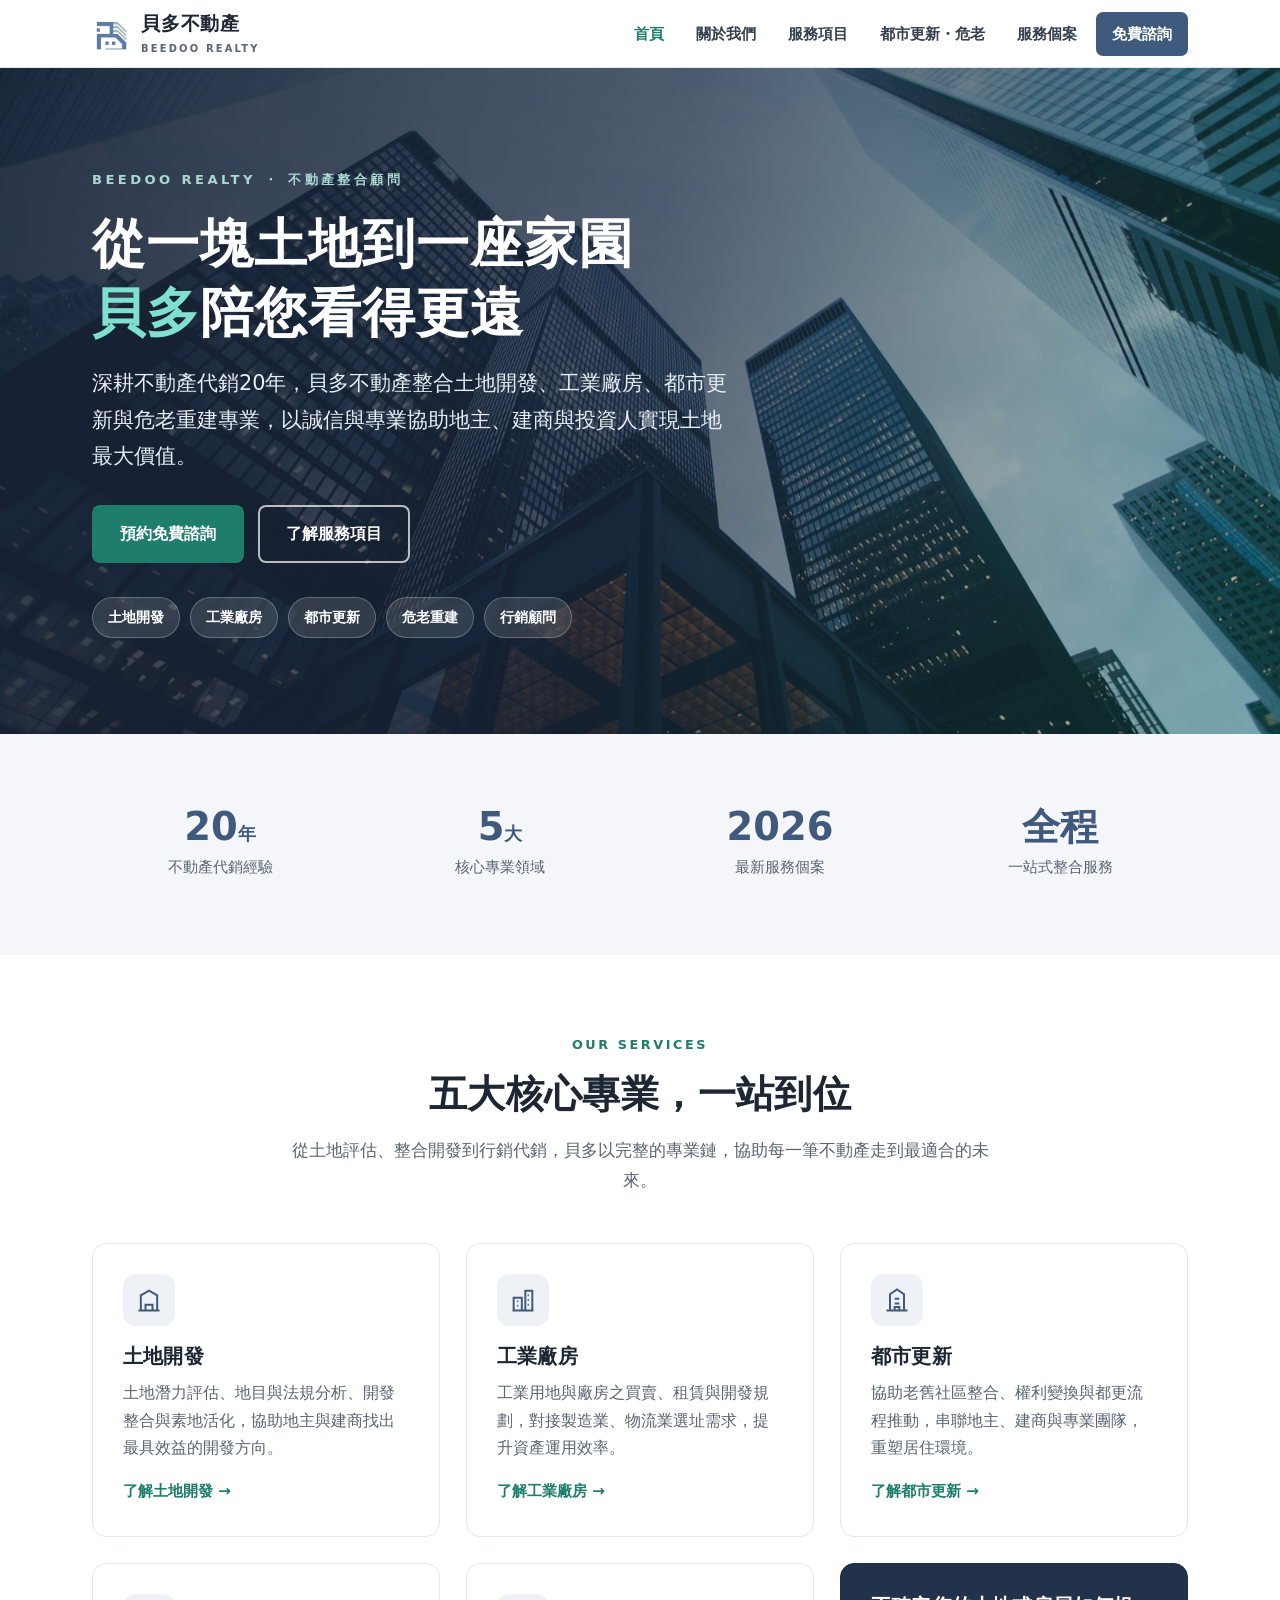
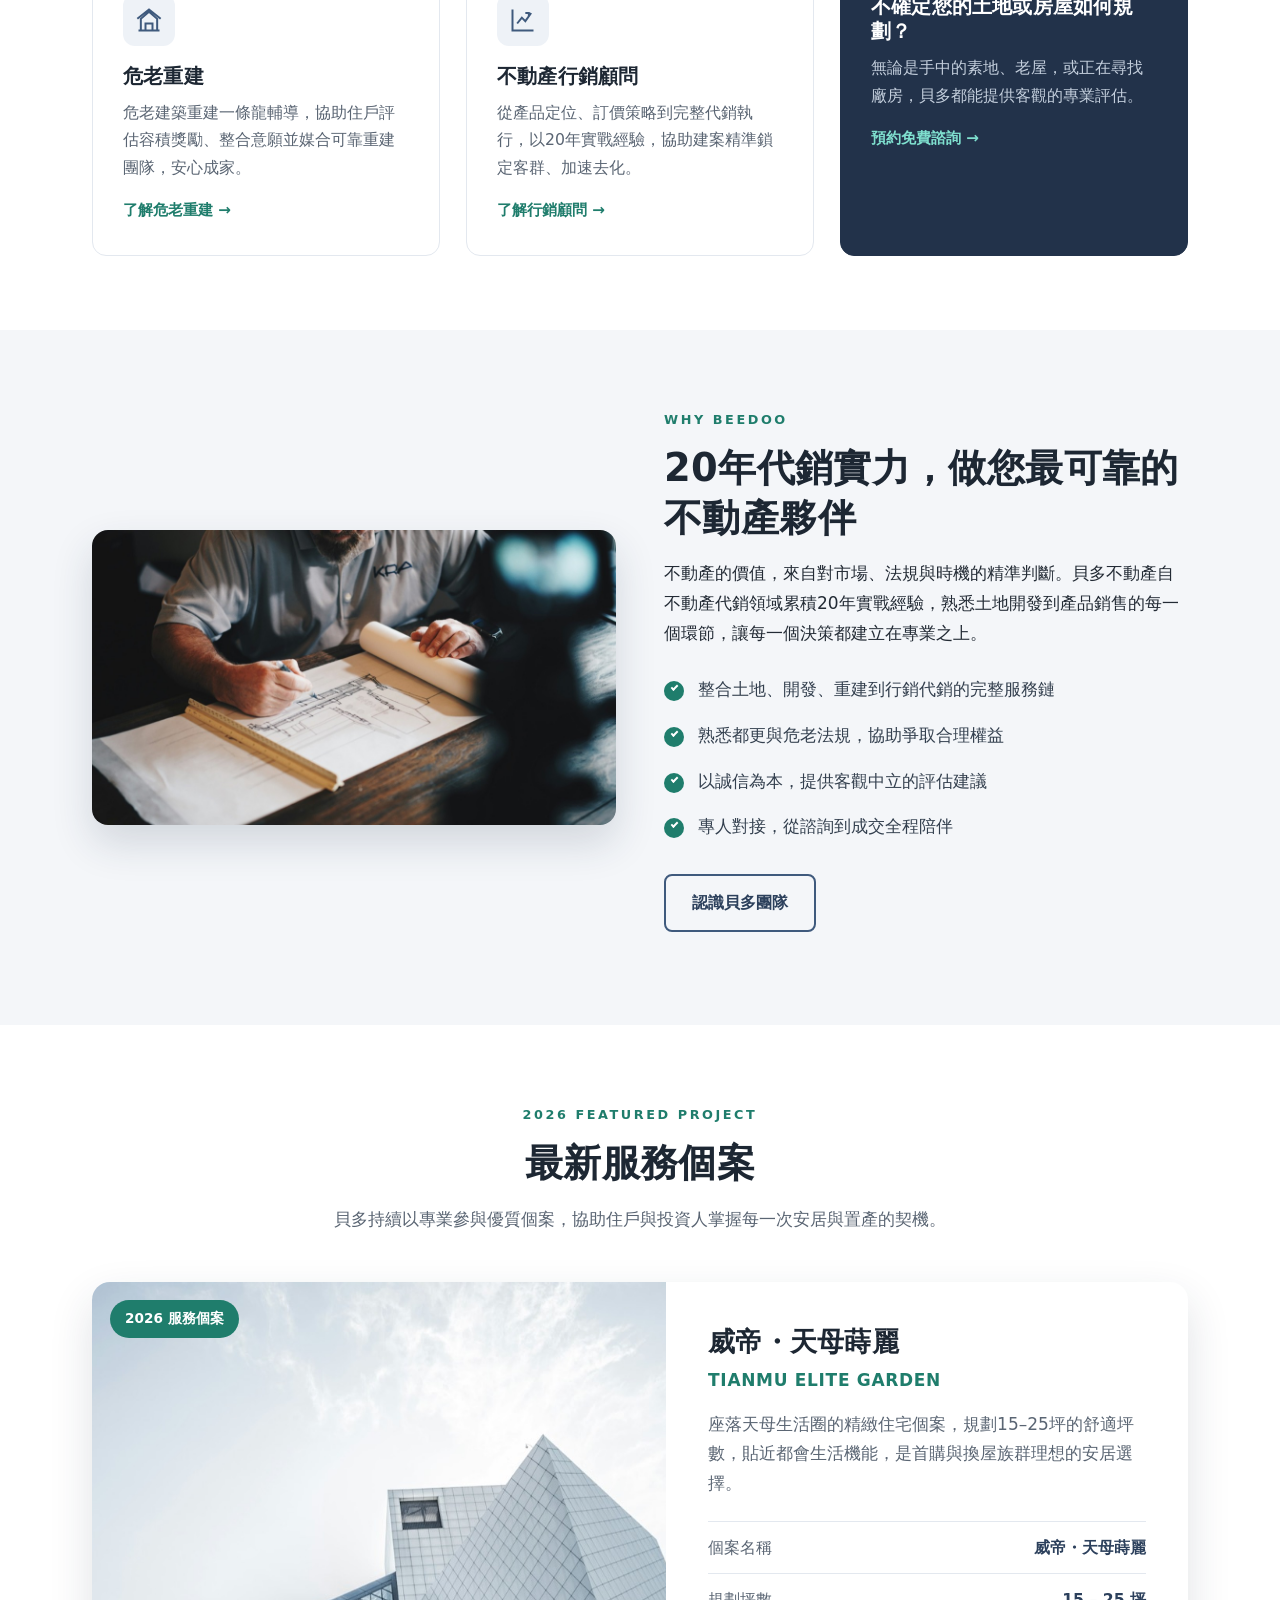
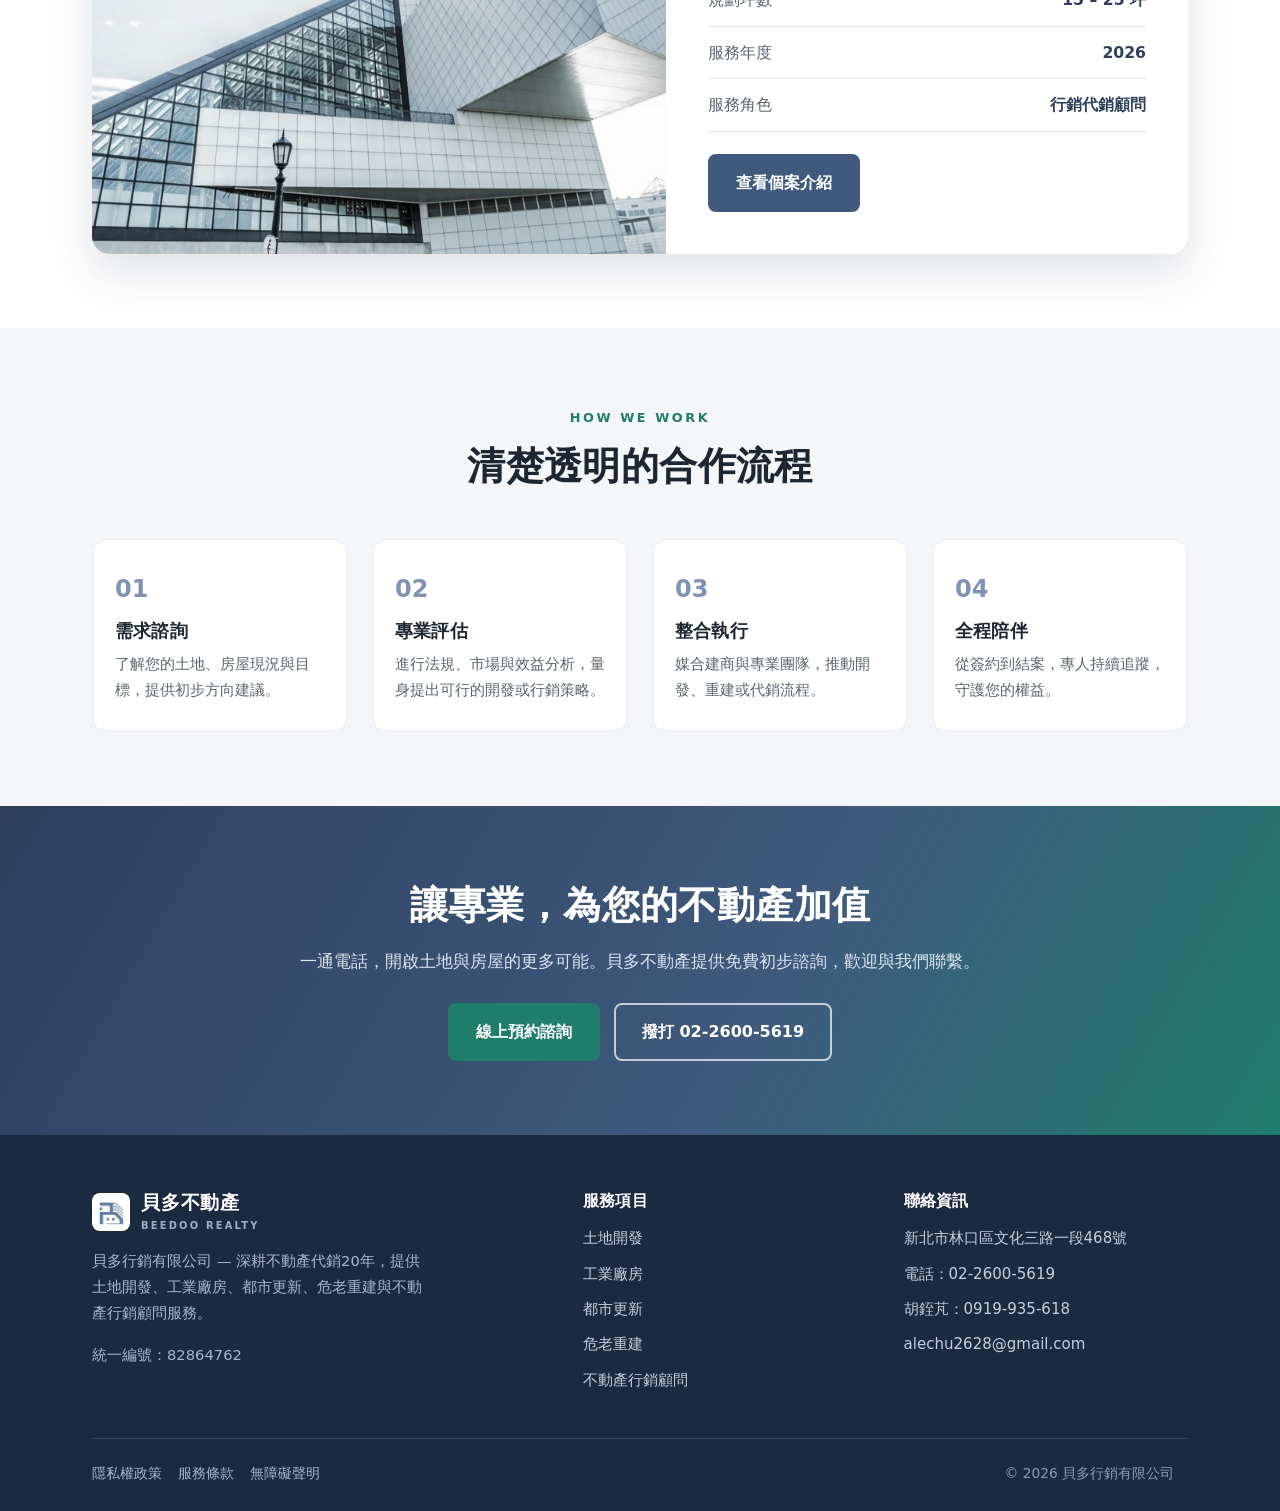
<file: index.html>
<!doctype html><html lang=zh-Hant><head><meta charset=UTF-8><meta name=viewport content="width=device-width,initial-scale=1"><title>貝多不動產 BEEDOO REALTY｜土地開發・都市更新・危老重建顧問</title><meta name=description content="貝多不動產（貝多行銷有限公司）深耕不動產代銷20年，提供土地開發、工業廠房、都市更新、危老重建及不動產行銷顧問服務。位於新北市林口區，誠信專業、整合資源。"><meta name=keywords content="貝多不動產,土地開發,工業廠房,都市更新,危老重建,不動產行銷顧問,不動產代銷,林口,新北市"><link rel=canonical href=https://www.beedoorealty.com.tw/><meta name=theme-color content="#3f5a7d"><meta property="og:type" content="website"><meta property="og:title" content="貝多不動產 BEEDOO REALTY｜土地開發・都市更新・危老重建顧問"><meta property="og:description" content="深耕不動產代銷20年，專業土地開發、工業廠房、都市更新、危老重建與行銷顧問服務。"><meta property="og:url" content="https://www.beedoorealty.com.tw/"><meta property="og:image" content="https://www.beedoorealty.com.tw/img/og-cover.jpg"><meta property="og:locale" content="zh_TW"><meta name=twitter:card content="summary_large_image"><link rel=icon href="img/logo.png?v=20260714" type=image/png><link rel=apple-touch-icon href="img/apple-touch-icon.png?v=20260714"><link rel=preload as=image href="img/hero.jpg?v=20260629" fetchpriority=high><style>*,*::before,*::after{box-sizing:border-box}body{margin:0;font-family:pingfang tc,microsoft jhenghei,noto sans tc,heiti tc,system-ui,-apple-system,segoe ui,sans-serif;color:#232b35;line-height:1.75;font-size:17px;background:#fff}.container{width:100%;max-width:1140px;margin:0 auto;padding:0 22px}img{max-width:100%;height:auto;display:block}a{color:#2c405c;text-decoration:none}.skip-link{position:absolute;left:-999px;top:0;background:#2c405c;color:#fff;padding:10px 16px;z-index:200}.skip-link:focus{left:0}.site-header{position:sticky;top:0;z-index:100;background:rgba(255,255,255,.96);border-bottom:1px solid #e3e8ef;height:68px}.nav{display:flex;align-items:center;justify-content:space-between;height:68px}.brand{display:flex;align-items:center;gap:11px;font-weight:700;color:#1d2733}.brand img{width:38px;height:38px}.brand-tw{font-size:1.18rem;letter-spacing:.04em;line-height:1.1}.brand-en{font-size:.62rem;letter-spacing:.22em;color:#5a6573;display:block;font-weight:600}.nav-links{display:flex;align-items:center;gap:6px;list-style:none;margin:0;padding:0}.nav-links a{display:block;padding:9px 13px;color:#34404f;font-size:.95rem;font-weight:600;border-radius:7px;white-space:nowrap}.nav-cta{background:#3f5a7d;color:#fff!important;padding:9px 16px!important}.nav-toggle{display:none;background:0 0;border:1px solid #cdd6e2;border-radius:8px;width:44px;height:44px;cursor:pointer;align-items:center;justify-content:center}.nav-toggle span,.nav-toggle span::before,.nav-toggle span::after{content:"";display:block;width:22px;height:2px;background:#2c405c;position:relative}.nav-toggle span::before{position:absolute;top:-7px}.nav-toggle span::after{position:absolute;top:7px}.btn{display:inline-block;padding:13px 26px;border-radius:8px;font-weight:700;font-size:1rem;border:2px solid transparent;text-align:center}.btn-accent{background:#1f7d6c;color:#fff}.btn-ghost{background:0 0;color:#fff;border-color:rgba(255,255,255,.7)}.hero{position:relative;min-height:74vh;display:flex;align-items:center;color:#fff;overflow:hidden;background:#22324a}.hero-img{position:absolute;inset:0;width:100%;height:100%;object-fit:cover;z-index:0}.hero::after{content:"";position:absolute;inset:0;background:linear-gradient(105deg,rgba(24,36,55,.92),rgba(28,42,64,.74) 48%,rgba(31,125,108,.3));z-index:1}.hero .container{position:relative;z-index:2;padding-top:64px;padding-bottom:64px}.hero-eyebrow{display:inline-block;font-size:.82rem;letter-spacing:.26em;font-weight:700;color:#a9d9cf;margin-bottom:18px}.hero h1{font-size:clamp(2rem,5vw,3.3rem);color:#fff;margin:0 0 18px}.hero h1 .accent{color:#7fe0cf}.hero-lead{font-size:clamp(1.05rem,2.2vw,1.3rem);max-width:640px;color:#e7edf4;margin-bottom:30px}.hero-actions{display:flex;flex-wrap:wrap;gap:14px}.hero-tags{display:flex;flex-wrap:wrap;gap:10px;margin-top:34px}.hero-tags span{background:rgba(255,255,255,.12);border:1px solid rgba(255,255,255,.25);padding:7px 15px;border-radius:30px;font-size:.9rem;font-weight:600}@media(max-width:760px){.nav-toggle{display:flex}.nav-links{position:absolute;top:68px;left:0;right:0;background:#fff;flex-direction:column;align-items:stretch;gap:0;padding:8px 16px 16px;border-bottom:1px solid #e3e8ef;display:none}.nav-links.open{display:flex}.hero{min-height:auto}}</style><link rel=stylesheet href="css/styles.css?v=20260714"><script type=application/ld+json>
{"@context":"https://schema.org","@type":"RealEstateAgent","name":"貝多不動產（貝多行銷有限公司）","alternateName":"BEEDOO REALTY","url":"https://www.beedoorealty.com.tw/","image":"https://www.beedoorealty.com.tw/img/og-cover.jpg","logo":"https://www.beedoorealty.com.tw/img/logo.png","telephone":"+886-2-2600-5619","email":"alechu2628@gmail.com","taxID":"82864762","address":{"@type":"PostalAddress","streetAddress":"文化三路一段468號","addressLocality":"林口區","addressRegion":"新北市","addressCountry":"TW"},"areaServed":["新北市","台北市","桃園市","大台北地區"],"knowsAbout":["土地開發","工業廠房","都市更新","危老重建","不動產行銷顧問","不動產代銷"],"slogan":"深耕不動產代銷20年","employee":{"@type":"Person","name":"胡銍芃","jobTitle":"不動產行銷顧問","telephone":"+886-919-935-618"}}
</script></head><body><a class=skip-link href=#main>跳至主要內容</a><header class=site-header><div class="container nav"><a class=brand href=index.html aria-label="貝多不動產 首頁"><img src="img/logo.png?v=20260714" alt=貝多不動產標誌 width=38 height=38>
<span><span class=brand-tw>貝多不動產</span><span class=brand-en>BEEDOO REALTY</span></span>
</a><button class=nav-toggle aria-label=開啟主選單 aria-expanded=false aria-controls=navmenu><span></span></button><ul class=nav-links id=navmenu><li><a href=index.html aria-current=page>首頁</a></li><li><a href=about.html>關於我們</a></li><li><a href=services.html>服務項目</a></li><li><a href=urban-renewal.html>都市更新・危老</a></li><li><a href=projects.html>服務個案</a></li><li><a class=nav-cta href=contact.html>免費諮詢</a></li></ul></div></header><main id=main><section class=hero><img class=hero-img src="img/hero.jpg?v=20260629" alt=現代都市摩天大樓群仰視景觀 width=1600 height=1066 fetchpriority=high><div class=container><span class=hero-eyebrow>BEEDOO REALTY ・ 不動產整合顧問</span><h1>從一塊土地到一座家園<br><span class=accent>貝多</span>陪您看得更遠</h1><p class=hero-lead>深耕不動產代銷20年，貝多不動產整合土地開發、工業廠房、都市更新與危老重建專業，以誠信與專業協助地主、建商與投資人實現土地最大價值。</p><div class=hero-actions><a class="btn btn-accent" href=contact.html>預約免費諮詢</a>
<a class="btn btn-ghost" href=services.html>了解服務項目</a></div><div class=hero-tags><span>土地開發</span><span>工業廠房</span><span>都市更新</span><span>危老重建</span><span>行銷顧問</span></div></div></section><section class="section section-soft" aria-label=服務數據><div class=container><div class=stats><div class="stat reveal"><div class=num>20<span style=font-size:1.1rem>年</span></div><div class=label>不動產代銷經驗</div></div><div class="stat reveal"><div class=num>5<span style=font-size:1.1rem>大</span></div><div class=label>核心專業領域</div></div><div class="stat reveal"><div class=num>2026</div><div class=label>最新服務個案</div></div><div class="stat reveal"><div class=num>全程</div><div class=label>一站式整合服務</div></div></div></div></section><section class=section><div class=container><div class=section-head><span class=eyebrow>Our Services</span><h2>五大核心專業，一站到位</h2><p class=section-sub>從土地評估、整合開發到行銷代銷，貝多以完整的專業鏈，協助每一筆不動產走到最適合的未來。</p></div><div class="grid grid-3"><article class="card reveal"><div class=ic aria-hidden=true><svg viewBox="0 0 24 24"><path d="M3 21h18M5 21V8l7-4 7 4v13M9 21v-5h6v5"/></svg></div><h3>土地開發</h3><p>土地潛力評估、地目與法規分析、開發整合與素地活化，協助地主與建商找出最具效益的開發方向。</p><a class=more href=services.html#development>了解土地開發</a></article><article class="card reveal"><div class=ic aria-hidden=true><svg viewBox="0 0 24 24"><path d="M3 21h18M4 21V10h7v11M14 21V4h6v17M7 13h1M7 17h1M16 8h1M16 12h1M16 16h1"/></svg></div><h3>工業廠房</h3><p>工業用地與廠房之買賣、租賃與開發規劃，對接製造業、物流業選址需求，提升資產運用效率。</p><a class=more href=services.html#industrial>了解工業廠房</a></article><article class="card reveal"><div class=ic aria-hidden=true><svg viewBox="0 0 24 24"><path d="M3 21h18M6 21V7l6-4 6 4v14M10 11h4M10 15h4M10 21v-3h4v3"/></svg></div><h3>都市更新</h3><p>協助老舊社區整合、權利變換與都更流程推動，串聯地主、建商與專業團隊，重塑居住環境。</p><a class=more href=urban-renewal.html>了解都市更新</a></article><article class="card reveal"><div class=ic aria-hidden=true><svg viewBox="0 0 24 24"><path d="M3 21h18M5 21V11l7-6 7 6v10M9 21v-6h6v6M2 11l10-8 10 8"/></svg></div><h3>危老重建</h3><p>危老建築重建一條龍輔導，協助住戶評估容積獎勵、整合意願並媒合可靠重建團隊，安心成家。</p><a class=more href=urban-renewal.html#weilao>了解危老重建</a></article><article class="card reveal"><div class=ic aria-hidden=true><svg viewBox="0 0 24 24"><path d="M3 3v18h18M7 15l4-5 3 3 5-7M14 6h3v3"/></svg></div><h3>不動產行銷顧問</h3><p>從產品定位、訂價策略到完整代銷執行，以20年實戰經驗，協助建案精準鎖定客群、加速去化。</p><a class=more href=services.html#consulting>了解行銷顧問</a></article><article class="card reveal" style=background:#22324a;border-color:#22324a;color:#fff><h3 style=color:#fff>不確定您的土地或房屋如何規劃？</h3><p style=color:#c4cfdd>無論是手中的素地、老屋，或正在尋找廠房，貝多都能提供客觀的專業評估。</p><a class=more href=contact.html style=color:#7fe0cf>預約免費諮詢</a></article></div></div></section><section class="section section-soft"><div class=container><div class=media><div class="media-img reveal"><img src="img/planning.jpg?v=20260629" alt=不動產顧問於圖紙上進行建築規劃 width=1100 height=618 loading=lazy></div><div class="media-text reveal"><span class=eyebrow>Why Beedoo</span><h2>20年代銷實力，做您最可靠的不動產夥伴</h2><p>不動產的價值，來自對市場、法規與時機的精準判斷。貝多不動產自不動產代銷領域累積20年實戰經驗，熟悉土地開發到產品銷售的每一個環節，讓每一個決策都建立在專業之上。</p><ul class=checklist><li>整合土地、開發、重建到行銷代銷的完整服務鏈</li><li>熟悉都更與危老法規，協助爭取合理權益</li><li>以誠信為本，提供客觀中立的評估建議</li><li>專人對接，從諮詢到成交全程陪伴</li></ul><p style=margin-top:24px><a class="btn btn-outline" href=about.html>認識貝多團隊</a></p></div></div></div></section><section class=section><div class=container><div class=section-head><span class=eyebrow>2026 Featured Project</span><h2>最新服務個案</h2><p class=section-sub>貝多持續以專業參與優質個案，協助住戶與投資人掌握每一次安居與置產的契機。</p></div><div class="project-card reveal"><div class=pc-img><span class=project-badge>2026 服務個案</span>
<img src="img/project-architecture.jpg?v=20260629" alt=天母蒔麗精緻現代住宅建築外觀 width=1100 height=733 loading=lazy></div><div class=pc-body><h3>威帝・天母蒔麗</h3><p style="color:#1f7d6c;font-weight:700;letter-spacing:.04em;margin:0 0 14px">TIANMU ELITE GARDEN</p><p style=color:#5a6573>座落天母生活圈的精緻住宅個案，規劃15–25坪的舒適坪數，貼近都會生活機能，是首購與換屋族群理想的安居選擇。</p><ul class=spec-list><li><span class=k>個案名稱</span><span class=v>威帝・天母蒔麗</span></li><li><span class=k>規劃坪數</span><span class=v>15 – 25 坪</span></li><li><span class=k>服務年度</span><span class=v>2026</span></li><li><span class=k>服務角色</span><span class=v>行銷代銷顧問</span></li></ul><a class="btn btn-primary" href=projects.html>查看個案介紹</a></div></div></div></section><section class="section section-soft"><div class=container><div class=section-head><span class=eyebrow>How We Work</span><h2>清楚透明的合作流程</h2></div><div class=steps><div class="step reveal"><div class=n></div><h3>需求諮詢</h3><p>了解您的土地、房屋現況與目標，提供初步方向建議。</p></div><div class="step reveal"><div class=n></div><h3>專業評估</h3><p>進行法規、市場與效益分析，量身提出可行的開發或行銷策略。</p></div><div class="step reveal"><div class=n></div><h3>整合執行</h3><p>媒合建商與專業團隊，推動開發、重建或代銷流程。</p></div><div class="step reveal"><div class=n></div><h3>全程陪伴</h3><p>從簽約到結案，專人持續追蹤，守護您的權益。</p></div></div></div></section><section class="section cta-band"><div class=container><h2>讓專業，為您的不動產加值</h2><p class=section-sub>一通電話，開啟土地與房屋的更多可能。貝多不動產提供免費初步諮詢，歡迎與我們聯繫。</p><div class=cta-actions><a class="btn btn-accent" href=contact.html>線上預約諮詢</a>
<a class="btn btn-ghost" href=tel:+886226005619>撥打 02-2600-5619</a></div></div></section></main><footer class=site-footer><div class=container><div class=footer-top><div class=footer-brand><a class=brand href=index.html aria-label="貝多不動產 首頁"><img src="img/logo.png?v=20260714" alt=貝多不動產標誌 width=38 height=38>
<span><span class=brand-tw style=color:#fff>貝多不動產</span><span class=brand-en>BEEDOO REALTY</span></span></a><p>貝多行銷有限公司 — 深耕不動產代銷20年，提供土地開發、工業廠房、都市更新、危老重建與不動產行銷顧問服務。</p><p>統一編號：82864762</p></div><div class=footer-col><h4>服務項目</h4><ul><li><a href=services.html#development>土地開發</a></li><li><a href=services.html#industrial>工業廠房</a></li><li><a href=urban-renewal.html>都市更新</a></li><li><a href=urban-renewal.html#weilao>危老重建</a></li><li><a href=services.html#consulting>不動產行銷顧問</a></li></ul></div><div class=footer-col><h4>聯絡資訊</h4><ul><li><a href="https://www.google.com/maps/search/?api=1&query=%E6%96%B0%E5%8C%97%E5%B8%82%E6%9E%97%E5%8F%A3%E5%8D%80%E6%96%87%E5%8C%96%E4%B8%89%E8%B7%AF%E4%B8%80%E6%AE%B5468%E8%99%9F" target=_blank rel=noopener>新北市林口區文化三路一段468號</a></li><li><a href=tel:+886226005619>電話：02-2600-5619</a></li><li><a href=tel:+886919935618>胡銍芃：0919-935-618</a></li><li><a href="mailto:alechu2628@gmail.com">alechu2628@gmail.com</a></li></ul></div></div><div class=footer-bottom><div class=footer-legal><a href=privacy.html>隱私權政策</a><a href=terms.html>服務條款</a><a href=accessibility.html>無障礙聲明</a></div><div class=powered>© 2026 貝多行銷有限公司　</div></div></div></footer><script defer src="js/main.js?v=20260629"></script></body>



</html>
</file>
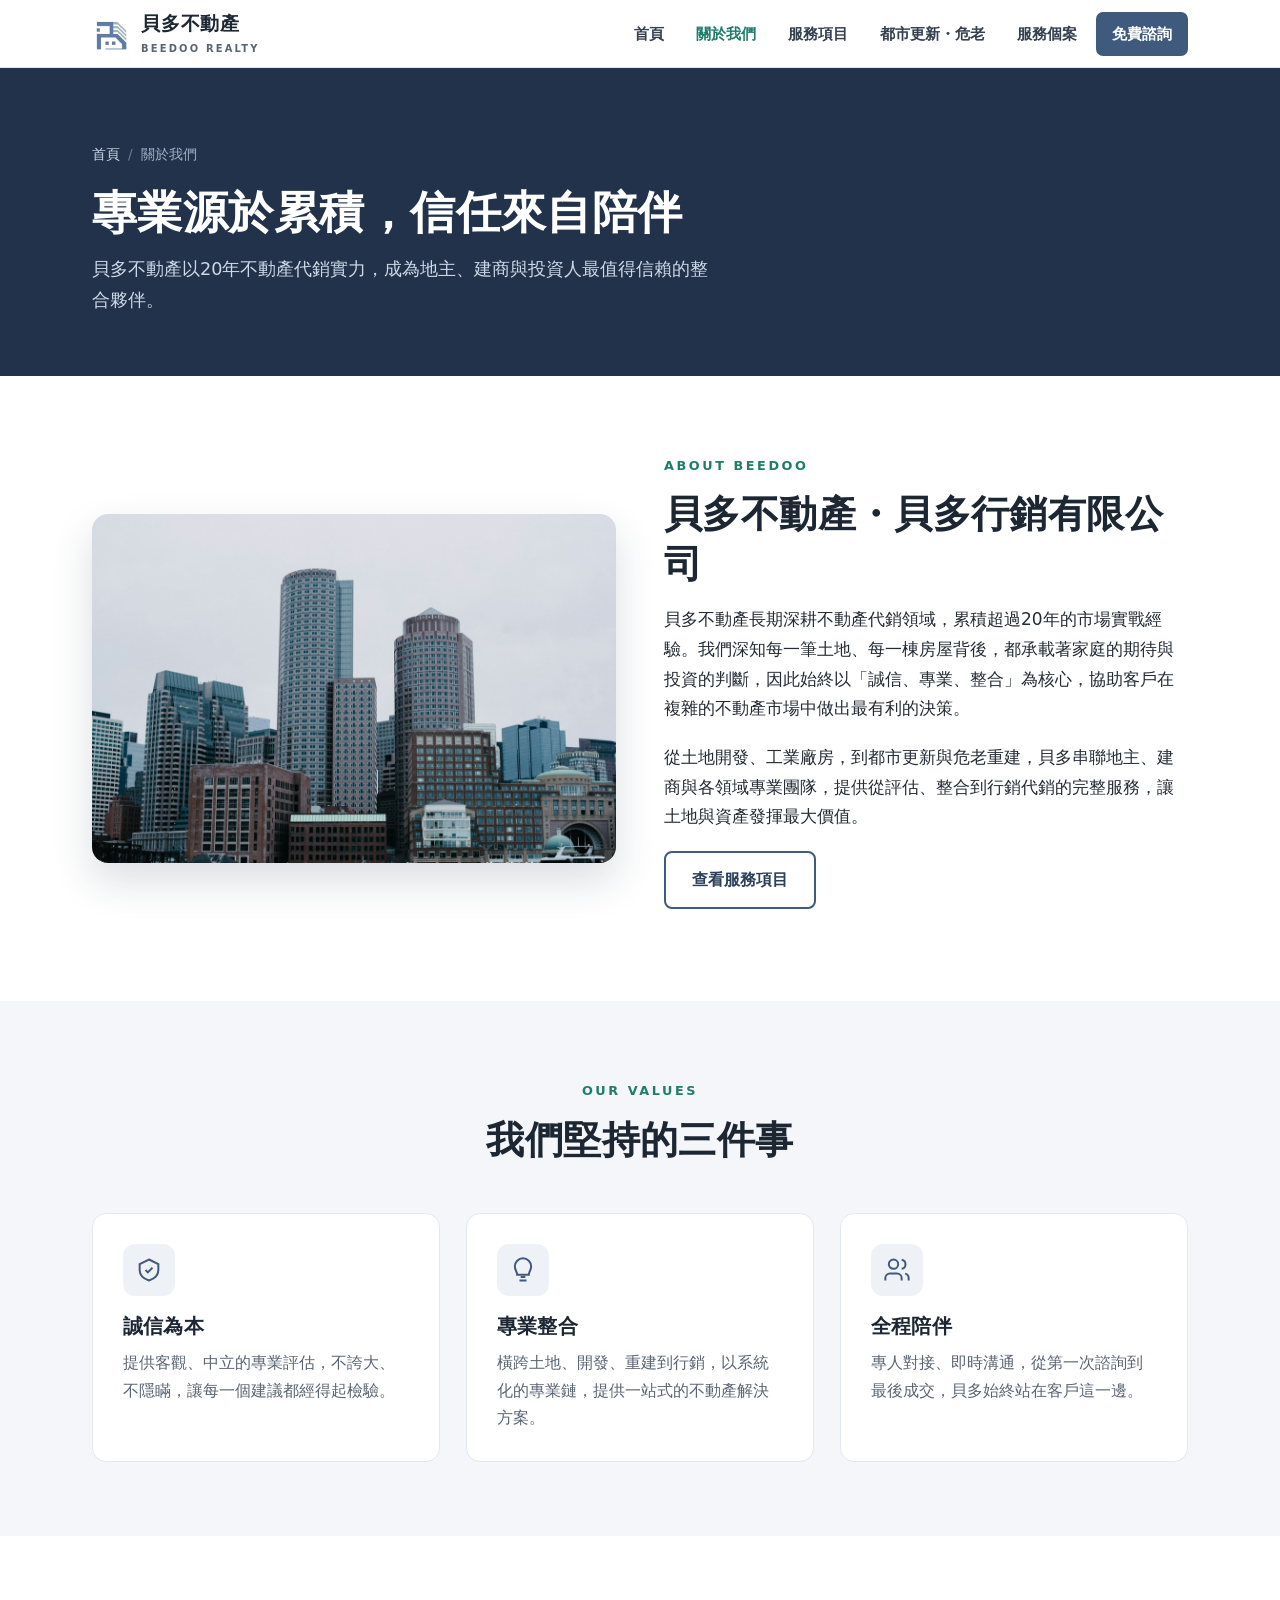
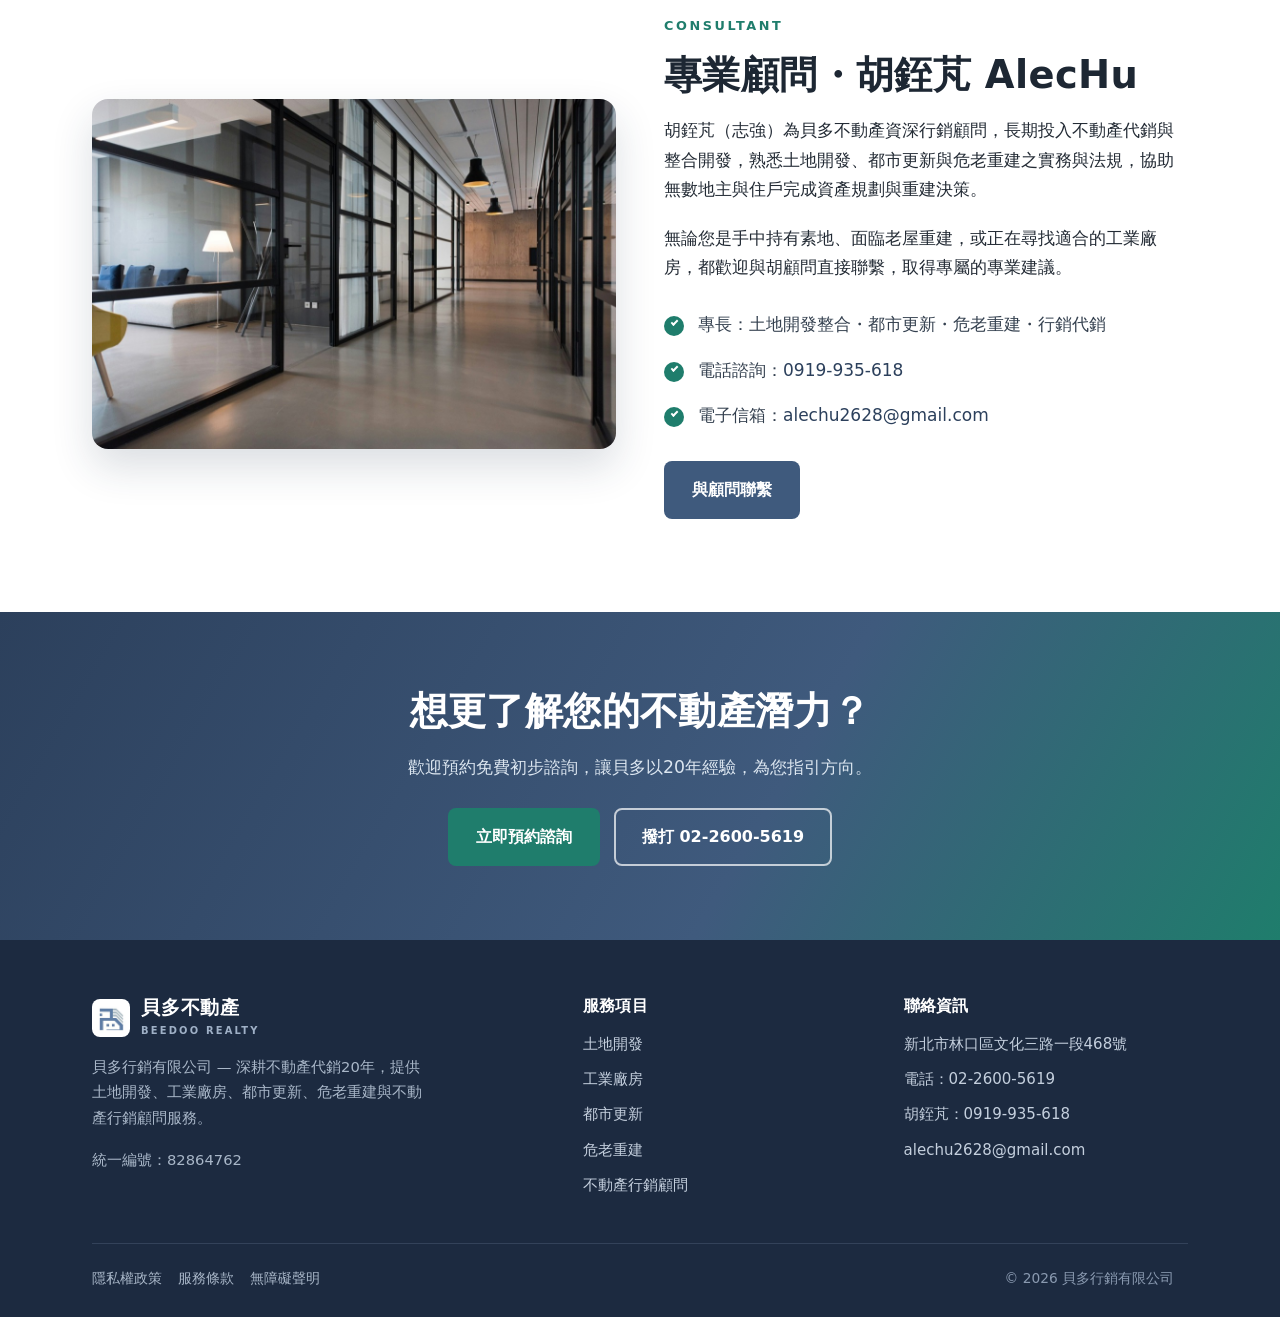
<file: about.html>
<!doctype html><html lang=zh-Hant><head><meta charset=UTF-8><meta name=viewport content="width=device-width,initial-scale=1"><title>關於貝多不動產｜20年不動產代銷經驗的整合顧問團隊</title><meta name=description content="貝多不動產（貝多行銷有限公司）深耕不動產代銷20年，由資深顧問胡銍芃領軍，專注土地開發、都市更新、危老重建與行銷顧問，以誠信專業為地主與建商創造價值。"><link rel=canonical href=https://www.beedoorealty.com.tw/about><meta name=theme-color content="#3f5a7d"><meta property="og:type" content="website"><meta property="og:title" content="關於貝多不動產｜20年不動產代銷經驗的整合顧問團隊"><meta property="og:description" content="深耕不動產代銷20年，專注土地開發、都市更新、危老重建與行銷顧問，以誠信專業創造價值。"><meta property="og:url" content="https://www.beedoorealty.com.tw/about"><meta property="og:image" content="https://www.beedoorealty.com.tw/img/og-cover.jpg"><meta property="og:locale" content="zh_TW"><link rel=icon href="img/logo.png?v=20260714" type=image/png><link rel=apple-touch-icon href="img/apple-touch-icon.png?v=20260714"><style>*,*::before,*::after{box-sizing:border-box}body{margin:0;font-family:pingfang tc,microsoft jhenghei,noto sans tc,heiti tc,system-ui,-apple-system,segoe ui,sans-serif;color:#232b35;line-height:1.75;font-size:17px;background:#fff}.container{width:100%;max-width:1140px;margin:0 auto;padding:0 22px}img{max-width:100%;height:auto;display:block}a{color:#2c405c;text-decoration:none}.skip-link{position:absolute;left:-999px;top:0;background:#2c405c;color:#fff;padding:10px 16px;z-index:200}.skip-link:focus{left:0}.site-header{position:sticky;top:0;z-index:100;background:rgba(255,255,255,.96);border-bottom:1px solid #e3e8ef;height:68px}.nav{display:flex;align-items:center;justify-content:space-between;height:68px}.brand{display:flex;align-items:center;gap:11px;font-weight:700;color:#1d2733}.brand img{width:38px;height:38px}.brand-tw{font-size:1.18rem;letter-spacing:.04em;line-height:1.1}.brand-en{font-size:.62rem;letter-spacing:.22em;color:#5a6573;display:block;font-weight:600}.nav-links{display:flex;align-items:center;gap:6px;list-style:none;margin:0;padding:0}.nav-links a{display:block;padding:9px 13px;color:#34404f;font-size:.95rem;font-weight:600;border-radius:7px;white-space:nowrap}.nav-links a[aria-current=page]{color:#1f7d6c}.nav-cta{background:#3f5a7d;color:#fff!important;padding:9px 16px!important}.nav-toggle{display:none;background:0 0;border:1px solid #cdd6e2;border-radius:8px;width:44px;height:44px;cursor:pointer;align-items:center;justify-content:center}.nav-toggle span,.nav-toggle span::before,.nav-toggle span::after{content:"";display:block;width:22px;height:2px;background:#2c405c;position:relative}.nav-toggle span::before{position:absolute;top:-7px}.nav-toggle span::after{position:absolute;top:7px}.btn{display:inline-block;padding:13px 26px;border-radius:8px;font-weight:700;font-size:1rem;border:2px solid transparent;text-align:center}.btn-primary{background:#3f5a7d;color:#fff}.btn-outline{background:0 0;color:#2c405c;border-color:#3f5a7d}.page-hero{position:relative;background:#22324a;color:#fff;padding:74px 0 60px;overflow:hidden}.page-hero .container{position:relative;z-index:2}.page-hero h1{color:#fff;font-size:clamp(1.9rem,4.5vw,2.8rem);margin:0 0 12px}.page-hero p{color:#cdd9e8;max-width:620px;margin:0;font-size:1.1rem}.breadcrumb{font-size:.86rem;color:#9fb0c6;margin-bottom:18px}.breadcrumb a{color:#cdd9e8}.breadcrumb span{margin:0 8px;opacity:.6}@media(max-width:760px){.nav-toggle{display:flex}.nav-links{position:absolute;top:68px;left:0;right:0;background:#fff;flex-direction:column;align-items:stretch;gap:0;padding:8px 16px 16px;border-bottom:1px solid #e3e8ef;display:none}.nav-links.open{display:flex}}</style><link rel=stylesheet href="css/styles.css?v=20260714"><script type=application/ld+json>
{"@context":"https://schema.org","@type":"AboutPage","name":"關於貝多不動產","url":"https://www.beedoorealty.com.tw/about","mainEntity":{"@type":"RealEstateAgent","name":"貝多不動產（貝多行銷有限公司）","alternateName":"BEEDOO REALTY","taxID":"82864762","telephone":"+886-2-2600-5619","email":"alechu2628@gmail.com","address":{"@type":"PostalAddress","streetAddress":"文化三路一段468號","addressLocality":"林口區","addressRegion":"新北市","addressCountry":"TW"},"employee":{"@type":"Person","name":"胡銍芃","jobTitle":"不動產行銷顧問","telephone":"+886-919-935-618","email":"alechu2628@gmail.com"}}}
</script></head><body><a class=skip-link href=#main>跳至主要內容</a><header class=site-header><div class="container nav"><a class=brand href=index.html aria-label="貝多不動產 首頁"><img src="img/logo.png?v=20260714" alt=貝多不動產標誌 width=38 height=38>
<span><span class=brand-tw>貝多不動產</span><span class=brand-en>BEEDOO REALTY</span></span>
</a><button class=nav-toggle aria-label=開啟主選單 aria-expanded=false aria-controls=navmenu><span></span></button><ul class=nav-links id=navmenu><li><a href=index.html>首頁</a></li><li><a href=about.html aria-current=page>關於我們</a></li><li><a href=services.html>服務項目</a></li><li><a href=urban-renewal.html>都市更新・危老</a></li><li><a href=projects.html>服務個案</a></li><li><a class=nav-cta href=contact.html>免費諮詢</a></li></ul></div></header><main id=main><section class=page-hero><div class=container><nav class=breadcrumb aria-label=麵包屑導覽><a href=index.html>首頁</a><span>/</span>關於我們</nav><h1>專業源於累積，信任來自陪伴</h1><p>貝多不動產以20年不動產代銷實力，成為地主、建商與投資人最值得信賴的整合夥伴。</p></div></section><section class=section><div class=container><div class=media><div class="media-img reveal"><img src="img/skyline.jpg?v=20260629" alt=都市天際線建築群 width=1100 height=734 loading=lazy></div><div class="media-text reveal"><span class=eyebrow>About Beedoo</span><h2>貝多不動產・貝多行銷有限公司</h2><p>貝多不動產長期深耕不動產代銷領域，累積超過20年的市場實戰經驗。我們深知每一筆土地、每一棟房屋背後，都承載著家庭的期待與投資的判斷，因此始終以「誠信、專業、整合」為核心，協助客戶在複雜的不動產市場中做出最有利的決策。</p><p>從土地開發、工業廠房，到都市更新與危老重建，貝多串聯地主、建商與各領域專業團隊，提供從評估、整合到行銷代銷的完整服務，讓土地與資產發揮最大價值。</p><p style=margin-top:8px><a class="btn btn-outline" href=services.html>查看服務項目</a></p></div></div></div></section><section class="section section-soft"><div class=container><div class=section-head><span class=eyebrow>Our Values</span><h2>我們堅持的三件事</h2></div><div class="grid grid-3"><article class="card reveal"><div class=ic aria-hidden=true><svg viewBox="0 0 24 24"><path d="M12 3l8 4v5c0 5-3.5 7.5-8 9-4.5-1.5-8-4-8-9V7z"/><path d="M9 12l2 2 4-4"/></svg></div><h3>誠信為本</h3><p>提供客觀、中立的專業評估，不誇大、不隱瞞，讓每一個建議都經得起檢驗。</p></article><article class="card reveal"><div class=ic aria-hidden=true><svg viewBox="0 0 24 24"><path d="M12 2a7 7 0 0 1 7 7c0 3-2 4.5-2 7H7c0-2.5-2-4-2-7a7 7 0 0 1 7-7z"/><path d="M9 21h6M10 18h4"/></svg></div><h3>專業整合</h3><p>橫跨土地、開發、重建到行銷，以系統化的專業鏈，提供一站式的不動產解決方案。</p></article><article class="card reveal"><div class=ic aria-hidden=true><svg viewBox="0 0 24 24"><path d="M16 21v-2a4 4 0 0 0-4-4H6a4 4 0 0 0-4 4v2"/><circle cx="9" cy="7" r="4"/><path d="M22 21v-2a4 4 0 0 0-3-3.87M16 3.13A4 4 0 0 1 16 11"/></svg></div><h3>全程陪伴</h3><p>專人對接、即時溝通，從第一次諮詢到最後成交，貝多始終站在客戶這一邊。</p></article></div></div></section><section class=section><div class=container><div class="media reverse"><div class="media-img reveal"><img src="img/office.jpg?v=20260629" alt=現代專業辦公空間 width=1100 height=734 loading=lazy></div><div class="media-text reveal"><span class=eyebrow>Consultant</span><h2>專業顧問・胡銍芃 AlecHu</h2><p>胡銍芃（志強）為貝多不動產資深行銷顧問，長期投入不動產代銷與整合開發，熟悉土地開發、都市更新與危老重建之實務與法規，協助無數地主與住戶完成資產規劃與重建決策。</p><p>無論您是手中持有素地、面臨老屋重建，或正在尋找適合的工業廠房，都歡迎與胡顧問直接聯繫，取得專屬的專業建議。</p><ul class=checklist><li>專長：土地開發整合・都市更新・危老重建・行銷代銷</li><li>電話諮詢：<a href=tel:+886919935618>0919-935-618</a></li><li>電子信箱：<a href="mailto:alechu2628@gmail.com">alechu2628@gmail.com</a></li></ul><p style=margin-top:22px><a class="btn btn-primary" href=contact.html>與顧問聯繫</a></p></div></div></div></section><section class="section cta-band"><div class=container><h2>想更了解您的不動產潛力？</h2><p class=section-sub>歡迎預約免費初步諮詢，讓貝多以20年經驗，為您指引方向。</p><div class=cta-actions><a class="btn btn-accent" href=contact.html>立即預約諮詢</a>
<a class="btn btn-ghost" href=tel:+886226005619>撥打 02-2600-5619</a></div></div></section></main><footer class=site-footer><div class=container><div class=footer-top><div class=footer-brand><a class=brand href=index.html aria-label="貝多不動產 首頁"><img src="img/logo.png?v=20260714" alt=貝多不動產標誌 width=38 height=38>
<span><span class=brand-tw style=color:#fff>貝多不動產</span><span class=brand-en>BEEDOO REALTY</span></span></a><p>貝多行銷有限公司 — 深耕不動產代銷20年，提供土地開發、工業廠房、都市更新、危老重建與不動產行銷顧問服務。</p><p>統一編號：82864762</p></div><div class=footer-col><h4>服務項目</h4><ul><li><a href=services.html#development>土地開發</a></li><li><a href=services.html#industrial>工業廠房</a></li><li><a href=urban-renewal.html>都市更新</a></li><li><a href=urban-renewal.html#weilao>危老重建</a></li><li><a href=services.html#consulting>不動產行銷顧問</a></li></ul></div><div class=footer-col><h4>聯絡資訊</h4><ul><li><a href="https://www.google.com/maps/search/?api=1&query=%E6%96%B0%E5%8C%97%E5%B8%82%E6%9E%97%E5%8F%A3%E5%8D%80%E6%96%87%E5%8C%96%E4%B8%89%E8%B7%AF%E4%B8%80%E6%AE%B5468%E8%99%9F" target=_blank rel=noopener>新北市林口區文化三路一段468號</a></li><li><a href=tel:+886226005619>電話：02-2600-5619</a></li><li><a href=tel:+886919935618>胡銍芃：0919-935-618</a></li><li><a href="mailto:alechu2628@gmail.com">alechu2628@gmail.com</a></li></ul></div></div><div class=footer-bottom><div class=footer-legal><a href=privacy.html>隱私權政策</a><a href=terms.html>服務條款</a><a href=accessibility.html>無障礙聲明</a></div><div class=powered>© 2026 貝多行銷有限公司　</div></div></div></footer><script defer src="js/main.js?v=20260629"></script></body>



</html>
</file>
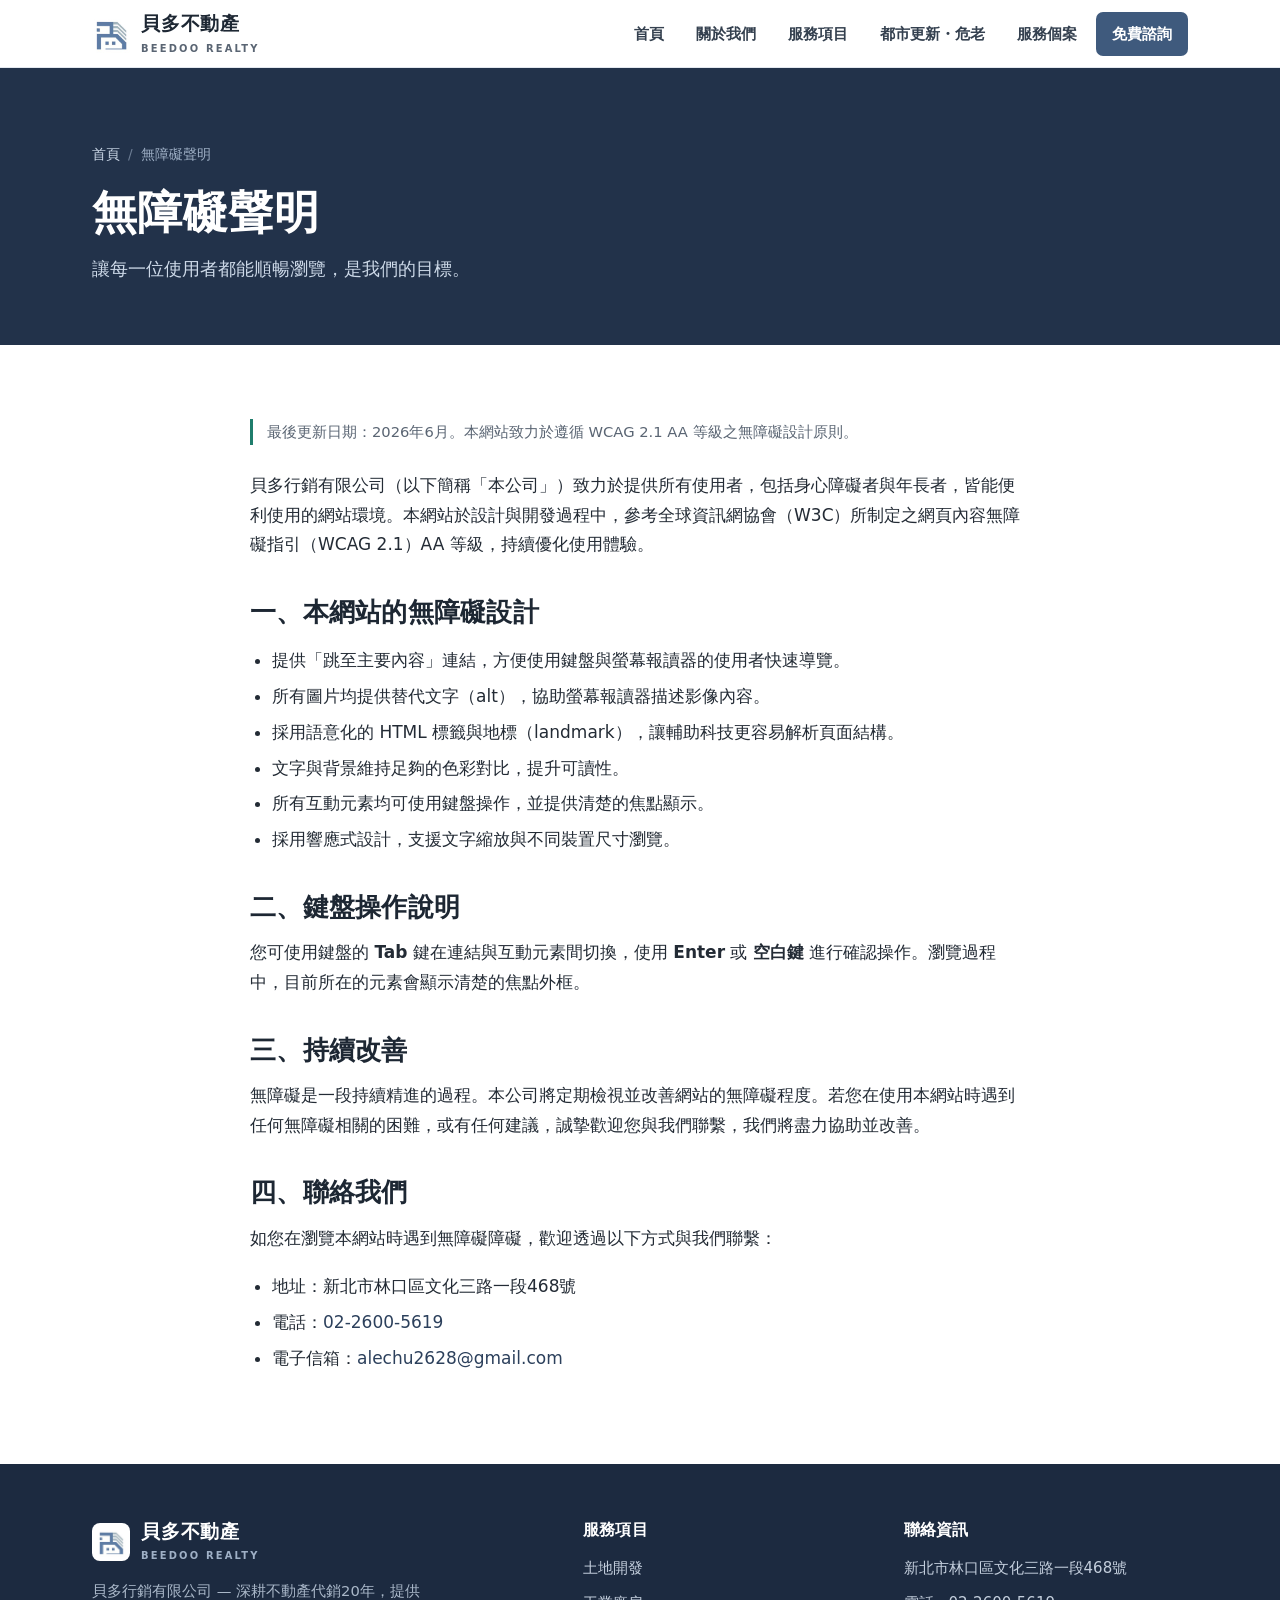
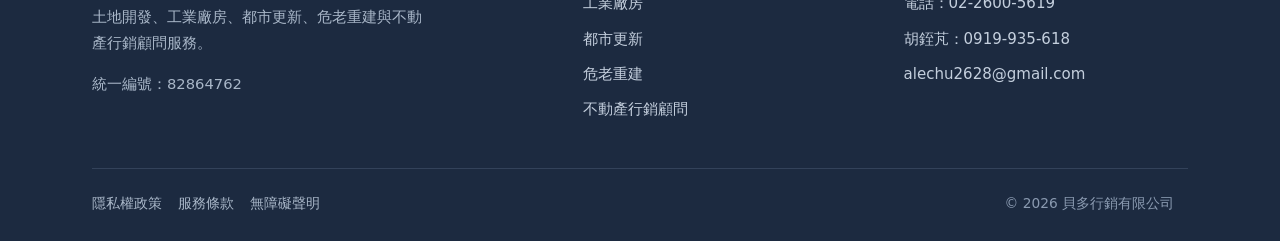
<file: accessibility.html>
<!doctype html><html lang=zh-Hant><head><meta charset=UTF-8><meta name=viewport content="width=device-width,initial-scale=1"><title>無障礙聲明｜貝多不動產</title><meta name=description content="貝多不動產（貝多行銷有限公司）無障礙聲明，說明本網站為提升所有使用者瀏覽體驗所採行的無障礙設計與持續改善措施。"><link rel=canonical href=https://www.beedoorealty.com.tw/accessibility><meta name=robots content="index,follow"><meta name=theme-color content="#3f5a7d"><meta property="og:type" content="website"><meta property="og:title" content="無障礙聲明｜貝多不動產"><meta property="og:description" content="本網站為提升所有使用者瀏覽體驗所採行的無障礙設計與持續改善措施。"><meta property="og:url" content="https://www.beedoorealty.com.tw/accessibility"><meta property="og:image" content="https://www.beedoorealty.com.tw/img/og-cover.jpg"><meta property="og:locale" content="zh_TW"><link rel=icon href="img/logo.png?v=20260714" type=image/png><link rel=apple-touch-icon href="img/apple-touch-icon.png?v=20260714"><style>*,*::before,*::after{box-sizing:border-box}body{margin:0;font-family:pingfang tc,microsoft jhenghei,noto sans tc,heiti tc,system-ui,-apple-system,segoe ui,sans-serif;color:#232b35;line-height:1.75;font-size:17px;background:#fff}.container{width:100%;max-width:1140px;margin:0 auto;padding:0 22px}img{max-width:100%;height:auto;display:block}a{color:#2c405c;text-decoration:none}.skip-link{position:absolute;left:-999px;top:0;background:#2c405c;color:#fff;padding:10px 16px;z-index:200}.skip-link:focus{left:0}.site-header{position:sticky;top:0;z-index:100;background:rgba(255,255,255,.96);border-bottom:1px solid #e3e8ef;height:68px}.nav{display:flex;align-items:center;justify-content:space-between;height:68px}.brand{display:flex;align-items:center;gap:11px;font-weight:700;color:#1d2733}.brand img{width:38px;height:38px}.brand-tw{font-size:1.18rem;letter-spacing:.04em;line-height:1.1}.brand-en{font-size:.62rem;letter-spacing:.22em;color:#5a6573;display:block;font-weight:600}.nav-links{display:flex;align-items:center;gap:6px;list-style:none;margin:0;padding:0}.nav-links a{display:block;padding:9px 13px;color:#34404f;font-size:.95rem;font-weight:600;border-radius:7px;white-space:nowrap}.nav-cta{background:#3f5a7d;color:#fff!important;padding:9px 16px!important}.nav-toggle{display:none;background:0 0;border:1px solid #cdd6e2;border-radius:8px;width:44px;height:44px;cursor:pointer;align-items:center;justify-content:center}.nav-toggle span,.nav-toggle span::before,.nav-toggle span::after{content:"";display:block;width:22px;height:2px;background:#2c405c;position:relative}.nav-toggle span::before{position:absolute;top:-7px}.nav-toggle span::after{position:absolute;top:7px}.page-hero{position:relative;background:#22324a;color:#fff;padding:64px 0 50px}.page-hero h1{color:#fff;font-size:clamp(1.8rem,4vw,2.5rem);margin:0 0 10px}.page-hero p{color:#cdd9e8;margin:0}.breadcrumb{font-size:.86rem;color:#9fb0c6;margin-bottom:16px}.breadcrumb a{color:#cdd9e8}.breadcrumb span{margin:0 8px;opacity:.6}@media(max-width:760px){.nav-toggle{display:flex}.nav-links{position:absolute;top:68px;left:0;right:0;background:#fff;flex-direction:column;align-items:stretch;gap:0;padding:8px 16px 16px;border-bottom:1px solid #e3e8ef;display:none}.nav-links.open{display:flex}}</style><link rel=stylesheet href="css/styles.css?v=20260714"></head><body><a class=skip-link href=#main>跳至主要內容</a><header class=site-header><div class="container nav"><a class=brand href=index.html aria-label="貝多不動產 首頁"><img src="img/logo.png?v=20260714" alt=貝多不動產標誌 width=38 height=38>
<span><span class=brand-tw>貝多不動產</span><span class=brand-en>BEEDOO REALTY</span></span>
</a><button class=nav-toggle aria-label=開啟主選單 aria-expanded=false aria-controls=navmenu><span></span></button><ul class=nav-links id=navmenu><li><a href=index.html>首頁</a></li><li><a href=about.html>關於我們</a></li><li><a href=services.html>服務項目</a></li><li><a href=urban-renewal.html>都市更新・危老</a></li><li><a href=projects.html>服務個案</a></li><li><a class=nav-cta href=contact.html>免費諮詢</a></li></ul></div></header><main id=main><section class=page-hero><div class=container><nav class=breadcrumb aria-label=麵包屑導覽><a href=index.html>首頁</a><span>/</span>無障礙聲明</nav><h1>無障礙聲明</h1><p>讓每一位使用者都能順暢瀏覽，是我們的目標。</p></div></section><section class=section><div class=container><div class=prose><p class=meta>最後更新日期：2026年6月。本網站致力於遵循 WCAG 2.1 AA 等級之無障礙設計原則。</p><p>貝多行銷有限公司（以下簡稱「本公司」）致力於提供所有使用者，包括身心障礙者與年長者，皆能便利使用的網站環境。本網站於設計與開發過程中，參考全球資訊網協會（W3C）所制定之網頁內容無障礙指引（WCAG 2.1）AA 等級，持續優化使用體驗。</p><h2>一、本網站的無障礙設計</h2><ul><li>提供「跳至主要內容」連結，方便使用鍵盤與螢幕報讀器的使用者快速導覽。</li><li>所有圖片均提供替代文字（alt），協助螢幕報讀器描述影像內容。</li><li>採用語意化的 HTML 標籤與地標（landmark），讓輔助科技更容易解析頁面結構。</li><li>文字與背景維持足夠的色彩對比，提升可讀性。</li><li>所有互動元素均可使用鍵盤操作，並提供清楚的焦點顯示。</li><li>採用響應式設計，支援文字縮放與不同裝置尺寸瀏覽。</li></ul><h2>二、鍵盤操作說明</h2><p>您可使用鍵盤的 <strong>Tab</strong> 鍵在連結與互動元素間切換，使用 <strong>Enter</strong> 或 <strong>空白鍵</strong> 進行確認操作。瀏覽過程中，目前所在的元素會顯示清楚的焦點外框。</p><h2>三、持續改善</h2><p>無障礙是一段持續精進的過程。本公司將定期檢視並改善網站的無障礙程度。若您在使用本網站時遇到任何無障礙相關的困難，或有任何建議，誠摯歡迎您與我們聯繫，我們將盡力協助並改善。</p><h2>四、聯絡我們</h2><p>如您在瀏覽本網站時遇到無障礙障礙，歡迎透過以下方式與我們聯繫：</p><ul><li>地址：新北市林口區文化三路一段468號</li><li>電話：<a href=tel:+886226005619>02-2600-5619</a></li><li>電子信箱：<a href="mailto:alechu2628@gmail.com">alechu2628@gmail.com</a></li></ul></div></div></section></main><footer class=site-footer><div class=container><div class=footer-top><div class=footer-brand><a class=brand href=index.html aria-label="貝多不動產 首頁"><img src="img/logo.png?v=20260714" alt=貝多不動產標誌 width=38 height=38>
<span><span class=brand-tw style=color:#fff>貝多不動產</span><span class=brand-en>BEEDOO REALTY</span></span></a><p>貝多行銷有限公司 — 深耕不動產代銷20年，提供土地開發、工業廠房、都市更新、危老重建與不動產行銷顧問服務。</p><p>統一編號：82864762</p></div><div class=footer-col><h4>服務項目</h4><ul><li><a href=services.html#development>土地開發</a></li><li><a href=services.html#industrial>工業廠房</a></li><li><a href=urban-renewal.html>都市更新</a></li><li><a href=urban-renewal.html#weilao>危老重建</a></li><li><a href=services.html#consulting>不動產行銷顧問</a></li></ul></div><div class=footer-col><h4>聯絡資訊</h4><ul><li><a href="https://www.google.com/maps/search/?api=1&query=%E6%96%B0%E5%8C%97%E5%B8%82%E6%9E%97%E5%8F%A3%E5%8D%80%E6%96%87%E5%8C%96%E4%B8%89%E8%B7%AF%E4%B8%80%E6%AE%B5468%E8%99%9F" target=_blank rel=noopener>新北市林口區文化三路一段468號</a></li><li><a href=tel:+886226005619>電話：02-2600-5619</a></li><li><a href=tel:+886919935618>胡銍芃：0919-935-618</a></li><li><a href="mailto:alechu2628@gmail.com">alechu2628@gmail.com</a></li></ul></div></div><div class=footer-bottom><div class=footer-legal><a href=privacy.html>隱私權政策</a><a href=terms.html>服務條款</a><a href=accessibility.html>無障礙聲明</a></div><div class=powered>© 2026 貝多行銷有限公司　</div></div></div></footer><script defer src="js/main.js?v=20260629"></script></body>



</html>
</file>
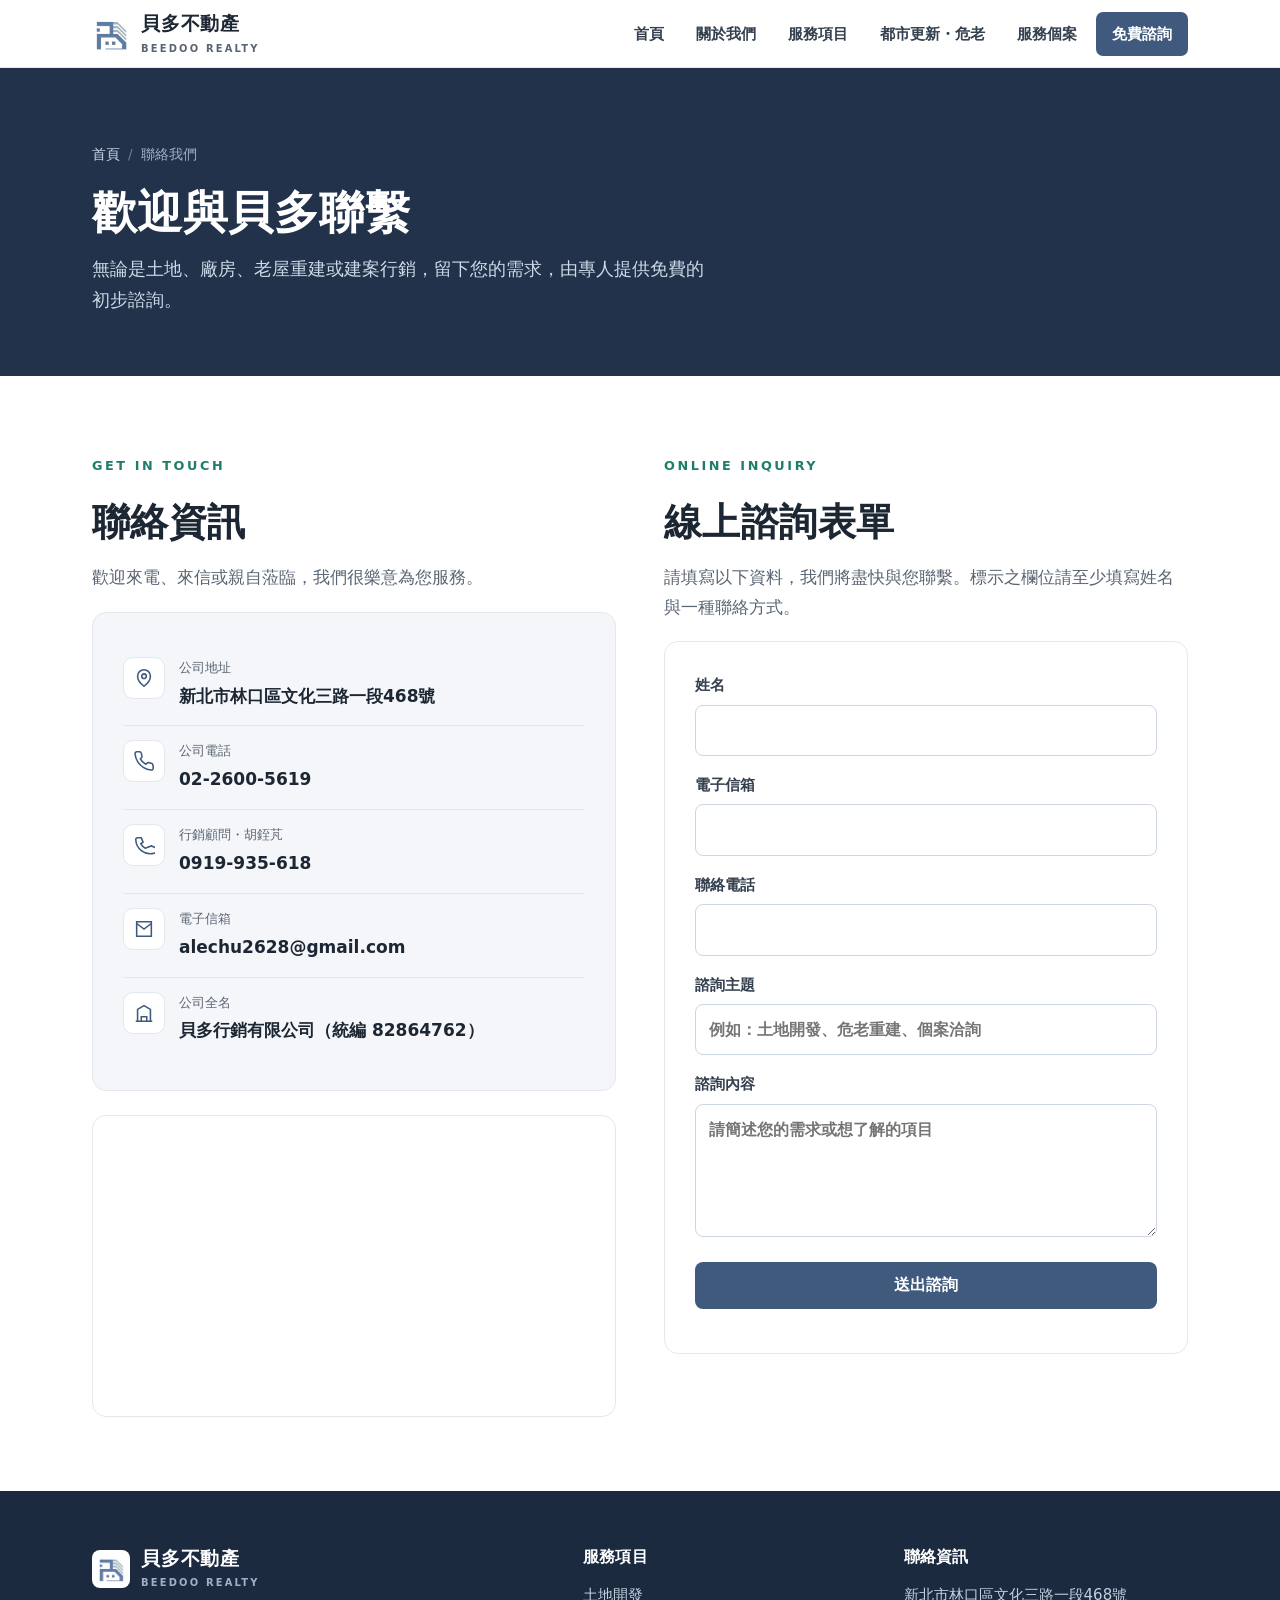
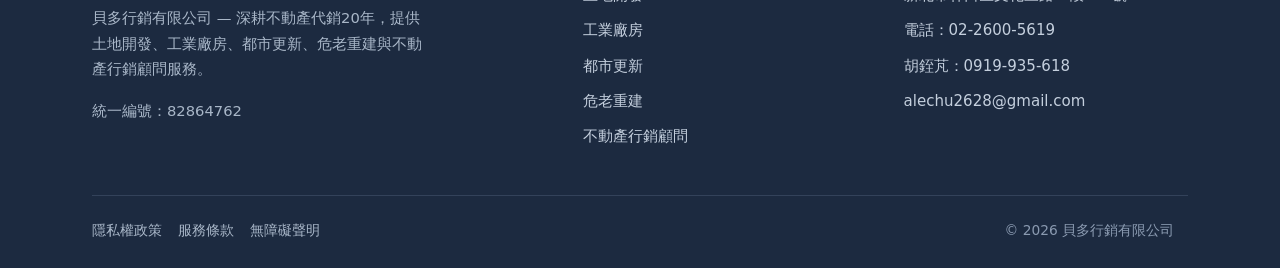
<file: contact.html>
<!doctype html><html lang=zh-Hant><head><meta charset=UTF-8><meta name=viewport content="width=device-width,initial-scale=1"><title>聯絡我們｜預約免費不動產諮詢｜貝多不動產</title><meta name=description content="聯絡貝多不動產：新北市林口區文化三路一段468號，電話 02-2600-5619，顧問胡銍芃 0919-935-618。歡迎線上預約土地開發、都更危老與行銷代銷的免費諮詢。"><link rel=canonical href=https://www.beedoorealty.com.tw/contact><meta name=theme-color content="#3f5a7d"><meta property="og:type" content="website"><meta property="og:title" content="聯絡我們｜預約免費不動產諮詢｜貝多不動產"><meta property="og:description" content="新北市林口區文化三路一段468號，電話 02-2600-5619。歡迎線上預約免費諮詢。"><meta property="og:url" content="https://www.beedoorealty.com.tw/contact"><meta property="og:image" content="https://www.beedoorealty.com.tw/img/og-cover.jpg"><meta property="og:locale" content="zh_TW"><link rel=icon href="img/logo.png?v=20260714" type=image/png><link rel=apple-touch-icon href="img/apple-touch-icon.png?v=20260714"><style>*,*::before,*::after{box-sizing:border-box}body{margin:0;font-family:pingfang tc,microsoft jhenghei,noto sans tc,heiti tc,system-ui,-apple-system,segoe ui,sans-serif;color:#232b35;line-height:1.75;font-size:17px;background:#fff}.container{width:100%;max-width:1140px;margin:0 auto;padding:0 22px}img{max-width:100%;height:auto;display:block}a{color:#2c405c;text-decoration:none}.skip-link{position:absolute;left:-999px;top:0;background:#2c405c;color:#fff;padding:10px 16px;z-index:200}.skip-link:focus{left:0}.site-header{position:sticky;top:0;z-index:100;background:rgba(255,255,255,.96);border-bottom:1px solid #e3e8ef;height:68px}.nav{display:flex;align-items:center;justify-content:space-between;height:68px}.brand{display:flex;align-items:center;gap:11px;font-weight:700;color:#1d2733}.brand img{width:38px;height:38px}.brand-tw{font-size:1.18rem;letter-spacing:.04em;line-height:1.1}.brand-en{font-size:.62rem;letter-spacing:.22em;color:#5a6573;display:block;font-weight:600}.nav-links{display:flex;align-items:center;gap:6px;list-style:none;margin:0;padding:0}.nav-links a{display:block;padding:9px 13px;color:#34404f;font-size:.95rem;font-weight:600;border-radius:7px;white-space:nowrap}.nav-links a[aria-current=page]{color:#1f7d6c}.nav-cta{background:#3f5a7d;color:#fff!important;padding:9px 16px!important}.nav-toggle{display:none;background:0 0;border:1px solid #cdd6e2;border-radius:8px;width:44px;height:44px;cursor:pointer;align-items:center;justify-content:center}.nav-toggle span,.nav-toggle span::before,.nav-toggle span::after{content:"";display:block;width:22px;height:2px;background:#2c405c;position:relative}.nav-toggle span::before{position:absolute;top:-7px}.nav-toggle span::after{position:absolute;top:7px}.btn{display:inline-block;padding:13px 26px;border-radius:8px;font-weight:700;font-size:1rem;border:2px solid transparent;text-align:center}.btn-primary{background:#3f5a7d;color:#fff}.btn-outline{background:0 0;color:#2c405c;border-color:#3f5a7d}.page-hero{position:relative;background:#22324a;color:#fff;padding:74px 0 60px;overflow:hidden}.page-hero .container{position:relative;z-index:2}.page-hero h1{color:#fff;font-size:clamp(1.9rem,4.5vw,2.8rem);margin:0 0 12px}.page-hero p{color:#cdd9e8;max-width:620px;margin:0;font-size:1.1rem}.breadcrumb{font-size:.86rem;color:#9fb0c6;margin-bottom:18px}.breadcrumb a{color:#cdd9e8}.breadcrumb span{margin:0 8px;opacity:.6}@media(max-width:760px){.nav-toggle{display:flex}.nav-links{position:absolute;top:68px;left:0;right:0;background:#fff;flex-direction:column;align-items:stretch;gap:0;padding:8px 16px 16px;border-bottom:1px solid #e3e8ef;display:none}.nav-links.open{display:flex}}</style><link rel=stylesheet href="css/styles.css?v=20260714"><script type=application/ld+json>
{"@context":"https://schema.org","@type":"ContactPage","name":"聯絡貝多不動產","url":"https://www.beedoorealty.com.tw/contact","mainEntity":{"@type":"RealEstateAgent","name":"貝多不動產（貝多行銷有限公司）","telephone":"+886-2-2600-5619","email":"alechu2628@gmail.com","address":{"@type":"PostalAddress","streetAddress":"文化三路一段468號","addressLocality":"林口區","addressRegion":"新北市","addressCountry":"TW"}}}
</script></head><body><a class=skip-link href=#main>跳至主要內容</a><header class=site-header><div class="container nav"><a class=brand href=index.html aria-label="貝多不動產 首頁"><img src="img/logo.png?v=20260714" alt=貝多不動產標誌 width=38 height=38>
<span><span class=brand-tw>貝多不動產</span><span class=brand-en>BEEDOO REALTY</span></span>
</a><button class=nav-toggle aria-label=開啟主選單 aria-expanded=false aria-controls=navmenu><span></span></button><ul class=nav-links id=navmenu><li><a href=index.html>首頁</a></li><li><a href=about.html>關於我們</a></li><li><a href=services.html>服務項目</a></li><li><a href=urban-renewal.html>都市更新・危老</a></li><li><a href=projects.html>服務個案</a></li><li><a class=nav-cta href=contact.html aria-current=page>免費諮詢</a></li></ul></div></header><main id=main><section class=page-hero><div class=container><nav class=breadcrumb aria-label=麵包屑導覽><a href=index.html>首頁</a><span>/</span>聯絡我們</nav><h1>歡迎與貝多聯繫</h1><p>無論是土地、廠房、老屋重建或建案行銷，留下您的需求，由專人提供免費的初步諮詢。</p></div></section><section class=section><div class=container><div class=contact-grid><div><span class=eyebrow>Get In Touch</span><h2 style=margin-top:8px>聯絡資訊</h2><p style=color:#5a6573>歡迎來電、來信或親自蒞臨，我們很樂意為您服務。</p><div class=info-card><div class=info-row><div class=ic aria-hidden=true><svg viewBox="0 0 24 24"><path d="M12 21s-7-5.5-7-11a7 7 0 0 1 14 0c0 5.5-7 11-7 11z"/><circle cx="12" cy="10" r="2.5"/></svg></div><div><div class=lbl>公司地址</div><div class=val><a href="https://www.google.com/maps/search/?api=1&query=%E6%96%B0%E5%8C%97%E5%B8%82%E6%9E%97%E5%8F%A3%E5%8D%80%E6%96%87%E5%8C%96%E4%B8%89%E8%B7%AF%E4%B8%80%E6%AE%B5468%E8%99%9F" target=_blank rel=noopener>新北市林口區文化三路一段468號</a></div></div></div><div class=info-row><div class=ic aria-hidden=true><svg viewBox="0 0 24 24"><path d="M22 16.9v3a2 2 0 0 1-2.2 2 19.8 19.8 0 0 1-8.6-3 19.5 19.5 0 0 1-6-6 19.8 19.8 0 0 1-3-8.6A2 2 0 0 1 4.1 2h3a2 2 0 0 1 2 1.7c.1.9.3 1.8.6 2.6a2 2 0 0 1-.5 2.1L8 9.6a16 16 0 0 0 6 6l1.2-1.2a2 2 0 0 1 2.1-.5c.8.3 1.7.5 2.6.6a2 2 0 0 1 1.7 2z"/></svg></div><div><div class=lbl>公司電話</div><div class=val><a href=tel:+886226005619>02-2600-5619</a></div></div></div><div class=info-row><div class=ic aria-hidden=true><svg viewBox="0 0 24 24"><path d="M5 4h4l2 5-2.5 1.5a11 11 0 0 0 5 5L20 13l5 2v4a2 2 0 0 1-2 2A16 16 0 0 1 3 6a2 2 0 0 1 2-2z"/></svg></div><div><div class=lbl>行銷顧問・胡銍芃</div><div class=val><a href=tel:+886919935618>0919-935-618</a></div></div></div><div class=info-row><div class=ic aria-hidden=true><svg viewBox="0 0 24 24"><path d="M4 4h16v16H4z"/><path d="M4 6l8 6 8-6"/></svg></div><div><div class=lbl>電子信箱</div><div class=val><a href="mailto:alechu2628@gmail.com">alechu2628@gmail.com</a></div></div></div><div class=info-row><div class=ic aria-hidden=true><svg viewBox="0 0 24 24"><path d="M3 21h18M5 21V8l7-4 7 4v13M9 21v-5h6v5"/></svg></div><div><div class=lbl>公司全名</div><div class=val>貝多行銷有限公司（統編 82864762）</div></div></div></div><div class=map-wrap><iframe title=貝多不動產位置地圖 src="https://maps.google.com/maps?q=%E6%96%B0%E5%8C%97%E5%B8%82%E6%9E%97%E5%8F%A3%E5%8D%80%E6%96%87%E5%8C%96%E4%B8%89%E8%B7%AF%E4%B8%80%E6%AE%B5468%E8%99%9F&output=embed" loading=lazy referrerpolicy=no-referrer-when-downgrade></iframe></div></div><div><span class=eyebrow>Online Inquiry</span><h2 style=margin-top:8px>線上諮詢表單</h2><p style=color:#5a6573>請填寫以下資料，我們將盡快與您聯繫。標示之欄位請至少填寫姓名與一種聯絡方式。</p><form class=tooo-form data-api-base=https://api.tooo.ai data-site-id=496 data-msg-success=感謝您的諮詢，我們將盡快與您聯繫！ data-msg-failed="送出失敗，請稍後再試，或直接來電 02-2600-5619。" data-msg-network-error=網路連線異常，請稍後再試。><input type=hidden name=site_id value=496>
<input type=hidden name=form_type value=inquiry>
<input name=url style=display:none tabindex=-1 autocomplete=off><div class=tooo-form-row><label>姓名<input class=tooo-form-name name=name autocomplete=name></label></div><div class=tooo-form-row><label>電子信箱<input class=tooo-form-email name=email type=email autocomplete=email></label></div><div class=tooo-form-row><label>聯絡電話<input class=tooo-form-phone name=phone type=tel autocomplete=tel></label></div><div class=tooo-form-row><label>諮詢主題<input class=tooo-form-subject name=subject placeholder=例如：土地開發、危老重建、個案洽詢></label></div><div class=tooo-form-row><label>諮詢內容<textarea class=tooo-form-message name=message rows=4 maxlength=5000 placeholder=請簡述您的需求或想了解的項目></textarea></label></div><div class=tooo-form-custom-fields></div><button class=tooo-form-submit>送出諮詢</button><div class=tooo-form-result role=status aria-live=polite></div></form></div></div></div></section></main><footer class=site-footer><div class=container><div class=footer-top><div class=footer-brand><a class=brand href=index.html aria-label="貝多不動產 首頁"><img src="img/logo.png?v=20260714" alt=貝多不動產標誌 width=38 height=38>
<span><span class=brand-tw style=color:#fff>貝多不動產</span><span class=brand-en>BEEDOO REALTY</span></span></a><p>貝多行銷有限公司 — 深耕不動產代銷20年，提供土地開發、工業廠房、都市更新、危老重建與不動產行銷顧問服務。</p><p>統一編號：82864762</p></div><div class=footer-col><h4>服務項目</h4><ul><li><a href=services.html#development>土地開發</a></li><li><a href=services.html#industrial>工業廠房</a></li><li><a href=urban-renewal.html>都市更新</a></li><li><a href=urban-renewal.html#weilao>危老重建</a></li><li><a href=services.html#consulting>不動產行銷顧問</a></li></ul></div><div class=footer-col><h4>聯絡資訊</h4><ul><li><a href="https://www.google.com/maps/search/?api=1&query=%E6%96%B0%E5%8C%97%E5%B8%82%E6%9E%97%E5%8F%A3%E5%8D%80%E6%96%87%E5%8C%96%E4%B8%89%E8%B7%AF%E4%B8%80%E6%AE%B5468%E8%99%9F" target=_blank rel=noopener>新北市林口區文化三路一段468號</a></li><li><a href=tel:+886226005619>電話：02-2600-5619</a></li><li><a href=tel:+886919935618>胡銍芃：0919-935-618</a></li><li><a href="mailto:alechu2628@gmail.com">alechu2628@gmail.com</a></li></ul></div></div><div class=footer-bottom><div class=footer-legal><a href=privacy.html>隱私權政策</a><a href=terms.html>服務條款</a><a href=accessibility.html>無障礙聲明</a></div><div class=powered>© 2026 貝多行銷有限公司　</div></div></div></footer><script defer src=https://api.tooo.ai/widgets/form-submit.js></script><script defer src="js/main.js?v=20260629"></script></body>



</html>
</file>
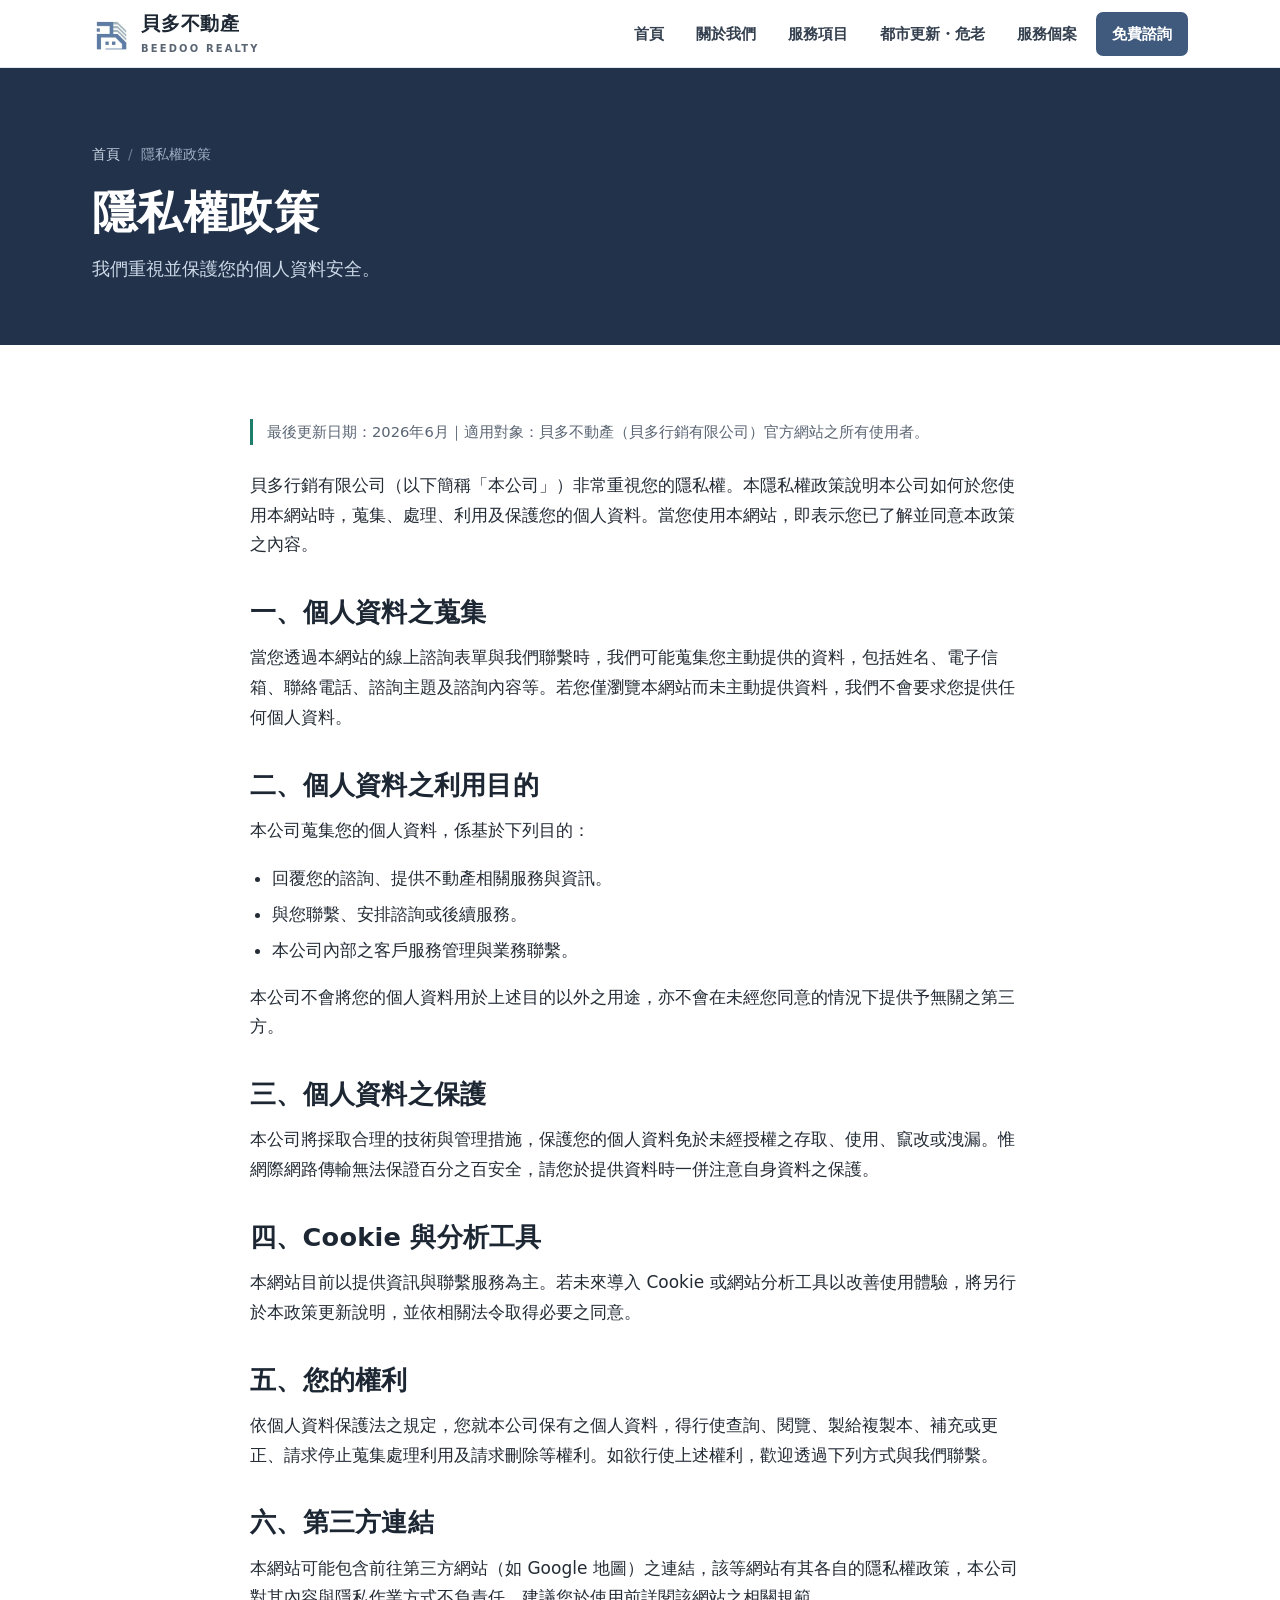
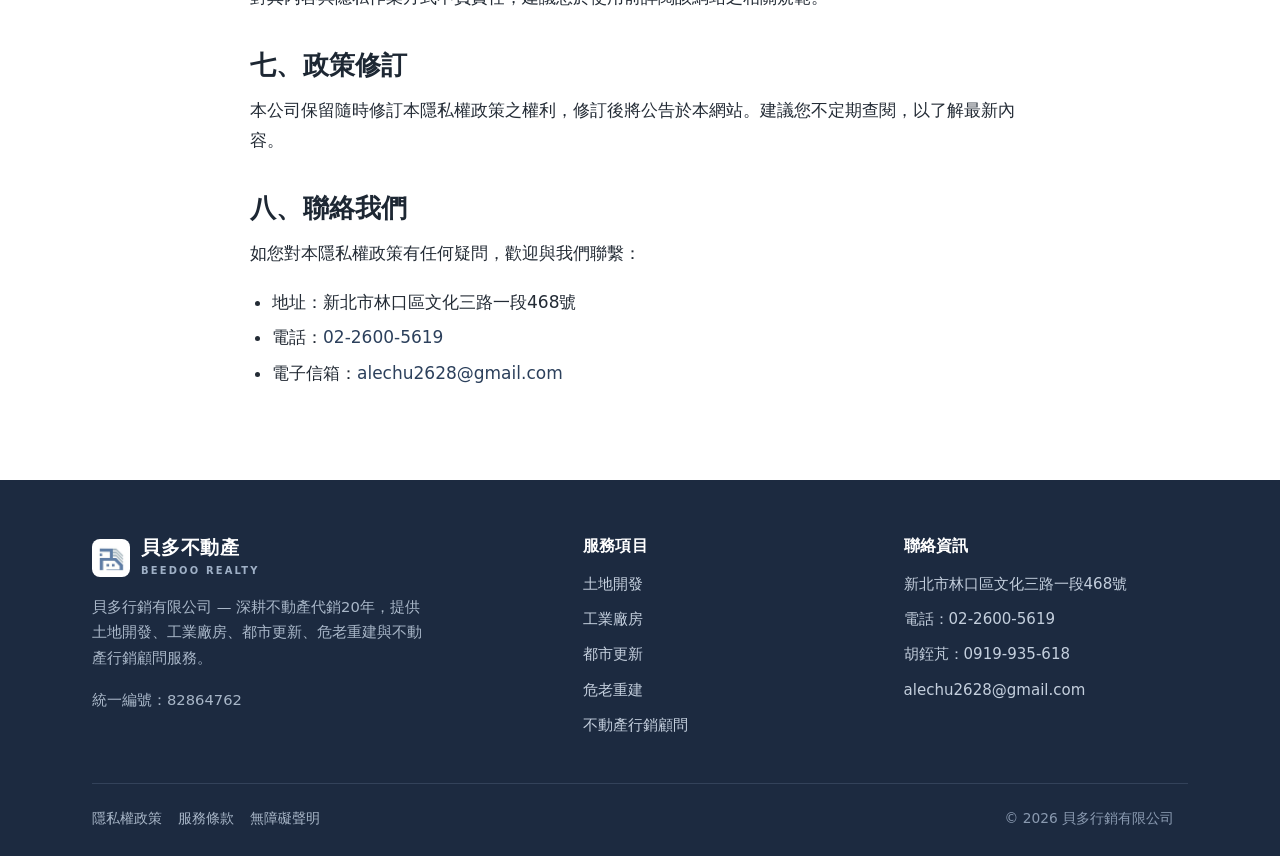
<file: privacy.html>
<!doctype html><html lang=zh-Hant><head><meta charset=UTF-8><meta name=viewport content="width=device-width,initial-scale=1"><title>隱私權政策｜貝多不動產</title><meta name=description content="貝多不動產（貝多行銷有限公司）隱私權政策，說明我們如何蒐集、使用與保護您透過本網站提供的個人資料。"><link rel=canonical href=https://www.beedoorealty.com.tw/privacy><meta name=robots content="index,follow"><meta name=theme-color content="#3f5a7d"><meta property="og:type" content="website"><meta property="og:title" content="隱私權政策｜貝多不動產"><meta property="og:description" content="說明貝多不動產如何蒐集、使用與保護您的個人資料。"><meta property="og:url" content="https://www.beedoorealty.com.tw/privacy"><meta property="og:image" content="https://www.beedoorealty.com.tw/img/og-cover.jpg"><meta property="og:locale" content="zh_TW"><link rel=icon href="img/logo.png?v=20260714" type=image/png><link rel=apple-touch-icon href="img/apple-touch-icon.png?v=20260714"><style>*,*::before,*::after{box-sizing:border-box}body{margin:0;font-family:pingfang tc,microsoft jhenghei,noto sans tc,heiti tc,system-ui,-apple-system,segoe ui,sans-serif;color:#232b35;line-height:1.75;font-size:17px;background:#fff}.container{width:100%;max-width:1140px;margin:0 auto;padding:0 22px}img{max-width:100%;height:auto;display:block}a{color:#2c405c;text-decoration:none}.skip-link{position:absolute;left:-999px;top:0;background:#2c405c;color:#fff;padding:10px 16px;z-index:200}.skip-link:focus{left:0}.site-header{position:sticky;top:0;z-index:100;background:rgba(255,255,255,.96);border-bottom:1px solid #e3e8ef;height:68px}.nav{display:flex;align-items:center;justify-content:space-between;height:68px}.brand{display:flex;align-items:center;gap:11px;font-weight:700;color:#1d2733}.brand img{width:38px;height:38px}.brand-tw{font-size:1.18rem;letter-spacing:.04em;line-height:1.1}.brand-en{font-size:.62rem;letter-spacing:.22em;color:#5a6573;display:block;font-weight:600}.nav-links{display:flex;align-items:center;gap:6px;list-style:none;margin:0;padding:0}.nav-links a{display:block;padding:9px 13px;color:#34404f;font-size:.95rem;font-weight:600;border-radius:7px;white-space:nowrap}.nav-cta{background:#3f5a7d;color:#fff!important;padding:9px 16px!important}.nav-toggle{display:none;background:0 0;border:1px solid #cdd6e2;border-radius:8px;width:44px;height:44px;cursor:pointer;align-items:center;justify-content:center}.nav-toggle span,.nav-toggle span::before,.nav-toggle span::after{content:"";display:block;width:22px;height:2px;background:#2c405c;position:relative}.nav-toggle span::before{position:absolute;top:-7px}.nav-toggle span::after{position:absolute;top:7px}.page-hero{position:relative;background:#22324a;color:#fff;padding:64px 0 50px}.page-hero h1{color:#fff;font-size:clamp(1.8rem,4vw,2.5rem);margin:0 0 10px}.page-hero p{color:#cdd9e8;margin:0}.breadcrumb{font-size:.86rem;color:#9fb0c6;margin-bottom:16px}.breadcrumb a{color:#cdd9e8}.breadcrumb span{margin:0 8px;opacity:.6}@media(max-width:760px){.nav-toggle{display:flex}.nav-links{position:absolute;top:68px;left:0;right:0;background:#fff;flex-direction:column;align-items:stretch;gap:0;padding:8px 16px 16px;border-bottom:1px solid #e3e8ef;display:none}.nav-links.open{display:flex}}</style><link rel=stylesheet href="css/styles.css?v=20260714"></head><body><a class=skip-link href=#main>跳至主要內容</a><header class=site-header><div class="container nav"><a class=brand href=index.html aria-label="貝多不動產 首頁"><img src="img/logo.png?v=20260714" alt=貝多不動產標誌 width=38 height=38>
<span><span class=brand-tw>貝多不動產</span><span class=brand-en>BEEDOO REALTY</span></span>
</a><button class=nav-toggle aria-label=開啟主選單 aria-expanded=false aria-controls=navmenu><span></span></button><ul class=nav-links id=navmenu><li><a href=index.html>首頁</a></li><li><a href=about.html>關於我們</a></li><li><a href=services.html>服務項目</a></li><li><a href=urban-renewal.html>都市更新・危老</a></li><li><a href=projects.html>服務個案</a></li><li><a class=nav-cta href=contact.html>免費諮詢</a></li></ul></div></header><main id=main><section class=page-hero><div class=container><nav class=breadcrumb aria-label=麵包屑導覽><a href=index.html>首頁</a><span>/</span>隱私權政策</nav><h1>隱私權政策</h1><p>我們重視並保護您的個人資料安全。</p></div></section><section class=section><div class=container><div class=prose><p class=meta>最後更新日期：2026年6月｜適用對象：貝多不動產（貝多行銷有限公司）官方網站之所有使用者。</p><p>貝多行銷有限公司（以下簡稱「本公司」）非常重視您的隱私權。本隱私權政策說明本公司如何於您使用本網站時，蒐集、處理、利用及保護您的個人資料。當您使用本網站，即表示您已了解並同意本政策之內容。</p><h2>一、個人資料之蒐集</h2><p>當您透過本網站的線上諮詢表單與我們聯繫時，我們可能蒐集您主動提供的資料，包括姓名、電子信箱、聯絡電話、諮詢主題及諮詢內容等。若您僅瀏覽本網站而未主動提供資料，我們不會要求您提供任何個人資料。</p><h2>二、個人資料之利用目的</h2><p>本公司蒐集您的個人資料，係基於下列目的：</p><ul><li>回覆您的諮詢、提供不動產相關服務與資訊。</li><li>與您聯繫、安排諮詢或後續服務。</li><li>本公司內部之客戶服務管理與業務聯繫。</li></ul><p>本公司不會將您的個人資料用於上述目的以外之用途，亦不會在未經您同意的情況下提供予無關之第三方。</p><h2>三、個人資料之保護</h2><p>本公司將採取合理的技術與管理措施，保護您的個人資料免於未經授權之存取、使用、竄改或洩漏。惟網際網路傳輸無法保證百分之百安全，請您於提供資料時一併注意自身資料之保護。</p><h2>四、Cookie 與分析工具</h2><p>本網站目前以提供資訊與聯繫服務為主。若未來導入 Cookie 或網站分析工具以改善使用體驗，將另行於本政策更新說明，並依相關法令取得必要之同意。</p><h2>五、您的權利</h2><p>依個人資料保護法之規定，您就本公司保有之個人資料，得行使查詢、閱覽、製給複製本、補充或更正、請求停止蒐集處理利用及請求刪除等權利。如欲行使上述權利，歡迎透過下列方式與我們聯繫。</p><h2>六、第三方連結</h2><p>本網站可能包含前往第三方網站（如 Google 地圖）之連結，該等網站有其各自的隱私權政策，本公司對其內容與隱私作業方式不負責任，建議您於使用前詳閱該網站之相關規範。</p><h2>七、政策修訂</h2><p>本公司保留隨時修訂本隱私權政策之權利，修訂後將公告於本網站。建議您不定期查閱，以了解最新內容。</p><h2>八、聯絡我們</h2><p>如您對本隱私權政策有任何疑問，歡迎與我們聯繫：</p><ul><li>地址：新北市林口區文化三路一段468號</li><li>電話：<a href=tel:+886226005619>02-2600-5619</a></li><li>電子信箱：<a href="mailto:alechu2628@gmail.com">alechu2628@gmail.com</a></li></ul></div></div></section></main><footer class=site-footer><div class=container><div class=footer-top><div class=footer-brand><a class=brand href=index.html aria-label="貝多不動產 首頁"><img src="img/logo.png?v=20260714" alt=貝多不動產標誌 width=38 height=38>
<span><span class=brand-tw style=color:#fff>貝多不動產</span><span class=brand-en>BEEDOO REALTY</span></span></a><p>貝多行銷有限公司 — 深耕不動產代銷20年，提供土地開發、工業廠房、都市更新、危老重建與不動產行銷顧問服務。</p><p>統一編號：82864762</p></div><div class=footer-col><h4>服務項目</h4><ul><li><a href=services.html#development>土地開發</a></li><li><a href=services.html#industrial>工業廠房</a></li><li><a href=urban-renewal.html>都市更新</a></li><li><a href=urban-renewal.html#weilao>危老重建</a></li><li><a href=services.html#consulting>不動產行銷顧問</a></li></ul></div><div class=footer-col><h4>聯絡資訊</h4><ul><li><a href="https://www.google.com/maps/search/?api=1&query=%E6%96%B0%E5%8C%97%E5%B8%82%E6%9E%97%E5%8F%A3%E5%8D%80%E6%96%87%E5%8C%96%E4%B8%89%E8%B7%AF%E4%B8%80%E6%AE%B5468%E8%99%9F" target=_blank rel=noopener>新北市林口區文化三路一段468號</a></li><li><a href=tel:+886226005619>電話：02-2600-5619</a></li><li><a href=tel:+886919935618>胡銍芃：0919-935-618</a></li><li><a href="mailto:alechu2628@gmail.com">alechu2628@gmail.com</a></li></ul></div></div><div class=footer-bottom><div class=footer-legal><a href=privacy.html>隱私權政策</a><a href=terms.html>服務條款</a><a href=accessibility.html>無障礙聲明</a></div><div class=powered>© 2026 貝多行銷有限公司　</div></div></div></footer><script defer src="js/main.js?v=20260629"></script></body>



</html>
</file>
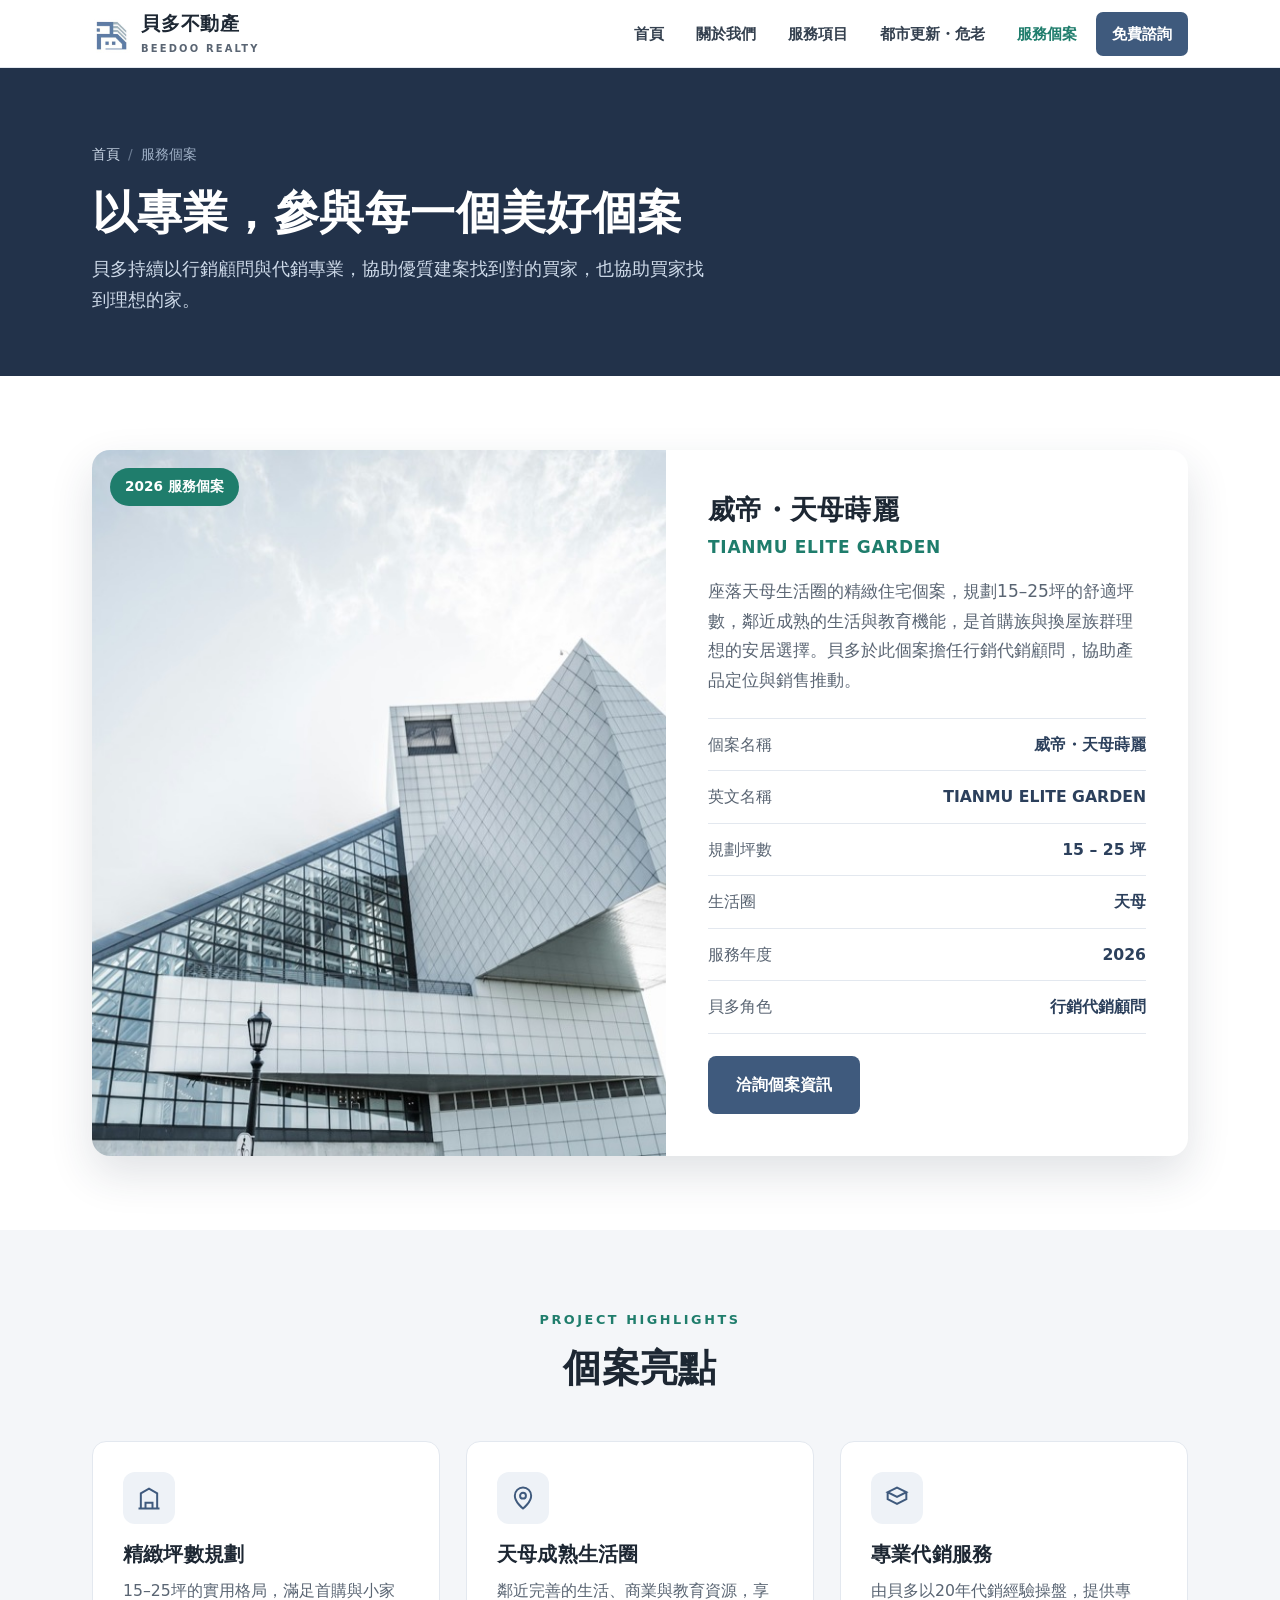
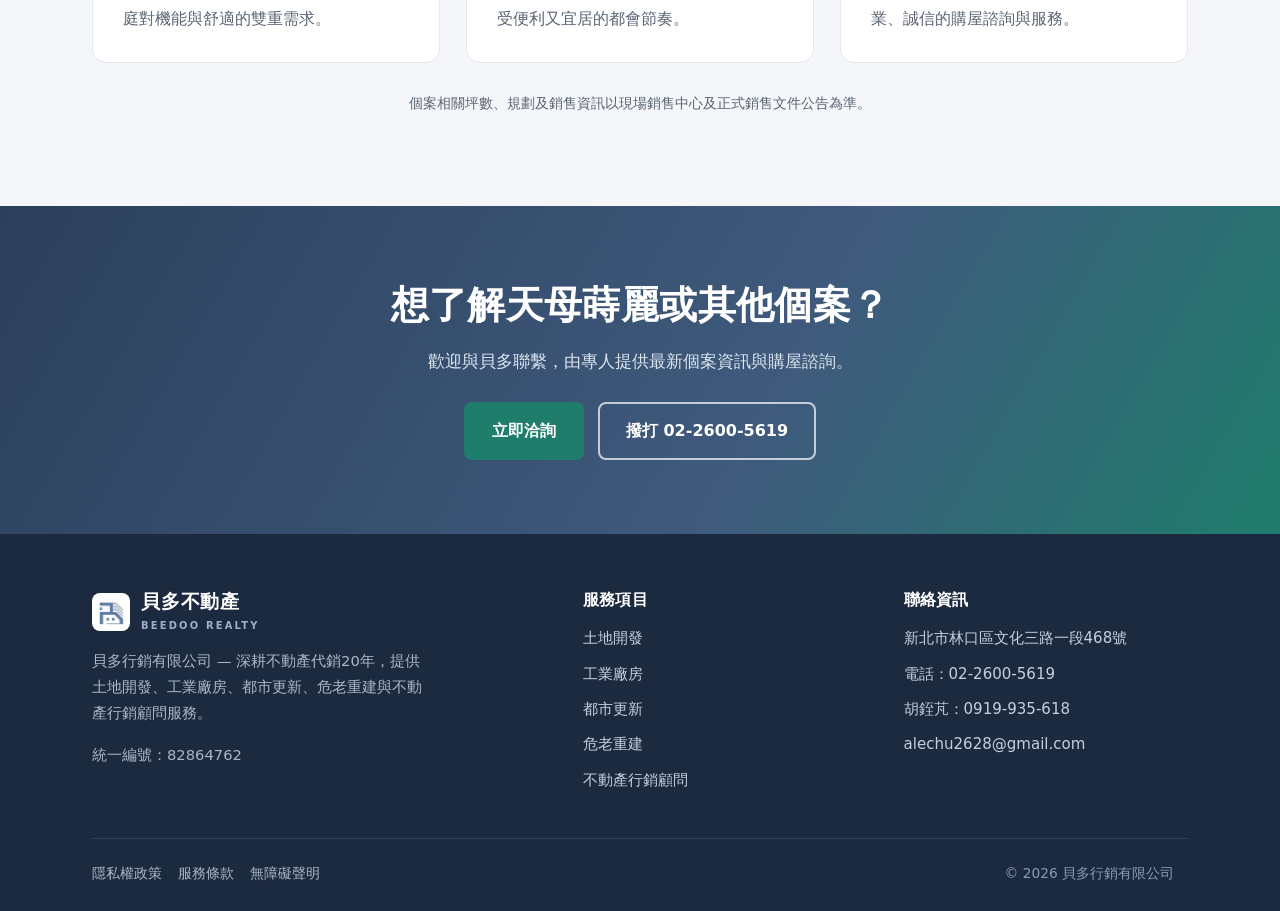
<file: projects.html>
<!doctype html><html lang=zh-Hant><head><meta charset=UTF-8><meta name=viewport content="width=device-width,initial-scale=1"><title>服務個案｜威帝・天母蒔麗 TIANMU ELITE GARDEN｜貝多不動產</title><meta name=description content="貝多不動產 2026 服務個案「威帝・天母蒔麗 TIANMU ELITE GARDEN」，規劃15–25坪精緻住宅，座落天母生活圈。了解貝多參與的代銷與行銷顧問個案。"><link rel=canonical href=https://www.beedoorealty.com.tw/projects><meta name=theme-color content="#3f5a7d"><meta property="og:type" content="website"><meta property="og:title" content="服務個案｜威帝・天母蒔麗｜貝多不動產"><meta property="og:description" content="2026 服務個案「威帝・天母蒔麗」，規劃15–25坪精緻住宅，座落天母生活圈。"><meta property="og:url" content="https://www.beedoorealty.com.tw/projects"><meta property="og:image" content="https://www.beedoorealty.com.tw/img/og-cover.jpg"><meta property="og:locale" content="zh_TW"><link rel=icon href="img/logo.png?v=20260714" type=image/png><link rel=apple-touch-icon href="img/apple-touch-icon.png?v=20260714"><style>*,*::before,*::after{box-sizing:border-box}body{margin:0;font-family:pingfang tc,microsoft jhenghei,noto sans tc,heiti tc,system-ui,-apple-system,segoe ui,sans-serif;color:#232b35;line-height:1.75;font-size:17px;background:#fff}.container{width:100%;max-width:1140px;margin:0 auto;padding:0 22px}img{max-width:100%;height:auto;display:block}a{color:#2c405c;text-decoration:none}.skip-link{position:absolute;left:-999px;top:0;background:#2c405c;color:#fff;padding:10px 16px;z-index:200}.skip-link:focus{left:0}.site-header{position:sticky;top:0;z-index:100;background:rgba(255,255,255,.96);border-bottom:1px solid #e3e8ef;height:68px}.nav{display:flex;align-items:center;justify-content:space-between;height:68px}.brand{display:flex;align-items:center;gap:11px;font-weight:700;color:#1d2733}.brand img{width:38px;height:38px}.brand-tw{font-size:1.18rem;letter-spacing:.04em;line-height:1.1}.brand-en{font-size:.62rem;letter-spacing:.22em;color:#5a6573;display:block;font-weight:600}.nav-links{display:flex;align-items:center;gap:6px;list-style:none;margin:0;padding:0}.nav-links a{display:block;padding:9px 13px;color:#34404f;font-size:.95rem;font-weight:600;border-radius:7px;white-space:nowrap}.nav-links a[aria-current=page]{color:#1f7d6c}.nav-cta{background:#3f5a7d;color:#fff!important;padding:9px 16px!important}.nav-toggle{display:none;background:0 0;border:1px solid #cdd6e2;border-radius:8px;width:44px;height:44px;cursor:pointer;align-items:center;justify-content:center}.nav-toggle span,.nav-toggle span::before,.nav-toggle span::after{content:"";display:block;width:22px;height:2px;background:#2c405c;position:relative}.nav-toggle span::before{position:absolute;top:-7px}.nav-toggle span::after{position:absolute;top:7px}.btn{display:inline-block;padding:13px 26px;border-radius:8px;font-weight:700;font-size:1rem;border:2px solid transparent;text-align:center}.btn-primary{background:#3f5a7d;color:#fff}.btn-outline{background:0 0;color:#2c405c;border-color:#3f5a7d}.page-hero{position:relative;background:#22324a;color:#fff;padding:74px 0 60px;overflow:hidden}.page-hero .container{position:relative;z-index:2}.page-hero h1{color:#fff;font-size:clamp(1.9rem,4.5vw,2.8rem);margin:0 0 12px}.page-hero p{color:#cdd9e8;max-width:620px;margin:0;font-size:1.1rem}.breadcrumb{font-size:.86rem;color:#9fb0c6;margin-bottom:18px}.breadcrumb a{color:#cdd9e8}.breadcrumb span{margin:0 8px;opacity:.6}@media(max-width:760px){.nav-toggle{display:flex}.nav-links{position:absolute;top:68px;left:0;right:0;background:#fff;flex-direction:column;align-items:stretch;gap:0;padding:8px 16px 16px;border-bottom:1px solid #e3e8ef;display:none}.nav-links.open{display:flex}}</style><link rel=stylesheet href="css/styles.css?v=20260714"><script type=application/ld+json>
{"@context":"https://schema.org","@type":"CollectionPage","name":"貝多不動產服務個案","url":"https://www.beedoorealty.com.tw/projects","about":{"@type":"Residence","name":"威帝・天母蒔麗 TIANMU ELITE GARDEN","description":"規劃15–25坪精緻住宅，座落天母生活圈，2026年貝多不動產行銷代銷服務個案。"}}
</script></head><body><a class=skip-link href=#main>跳至主要內容</a><header class=site-header><div class="container nav"><a class=brand href=index.html aria-label="貝多不動產 首頁"><img src="img/logo.png?v=20260714" alt=貝多不動產標誌 width=38 height=38>
<span><span class=brand-tw>貝多不動產</span><span class=brand-en>BEEDOO REALTY</span></span>
</a><button class=nav-toggle aria-label=開啟主選單 aria-expanded=false aria-controls=navmenu><span></span></button><ul class=nav-links id=navmenu><li><a href=index.html>首頁</a></li><li><a href=about.html>關於我們</a></li><li><a href=services.html>服務項目</a></li><li><a href=urban-renewal.html>都市更新・危老</a></li><li><a href=projects.html aria-current=page>服務個案</a></li><li><a class=nav-cta href=contact.html>免費諮詢</a></li></ul></div></header><main id=main><section class=page-hero><div class=container><nav class=breadcrumb aria-label=麵包屑導覽><a href=index.html>首頁</a><span>/</span>服務個案</nav><h1>以專業，參與每一個美好個案</h1><p>貝多持續以行銷顧問與代銷專業，協助優質建案找到對的買家，也協助買家找到理想的家。</p></div></section><section class=section><div class=container><div class="project-card reveal"><div class=pc-img><span class=project-badge>2026 服務個案</span>
<img src="img/project-architecture.jpg?v=20260629" alt=天母蒔麗精緻現代住宅建築外觀 width=1100 height=733 loading=lazy></div><div class=pc-body><h3>威帝・天母蒔麗</h3><p style="color:#1f7d6c;font-weight:700;letter-spacing:.04em;margin:0 0 14px">TIANMU ELITE GARDEN</p><p style=color:#5a6573>座落天母生活圈的精緻住宅個案，規劃15–25坪的舒適坪數，鄰近成熟的生活與教育機能，是首購族與換屋族群理想的安居選擇。貝多於此個案擔任行銷代銷顧問，協助產品定位與銷售推動。</p><ul class=spec-list><li><span class=k>個案名稱</span><span class=v>威帝・天母蒔麗</span></li><li><span class=k>英文名稱</span><span class=v>TIANMU ELITE GARDEN</span></li><li><span class=k>規劃坪數</span><span class=v>15 – 25 坪</span></li><li><span class=k>生活圈</span><span class=v>天母</span></li><li><span class=k>服務年度</span><span class=v>2026</span></li><li><span class=k>貝多角色</span><span class=v>行銷代銷顧問</span></li></ul><a class="btn btn-primary" href=contact.html>洽詢個案資訊</a></div></div></div></section><section class="section section-soft"><div class=container><div class=section-head><span class=eyebrow>Project Highlights</span><h2>個案亮點</h2></div><div class="grid grid-3"><article class="card reveal"><div class=ic aria-hidden=true><svg viewBox="0 0 24 24"><path d="M3 21h18M5 21V8l7-4 7 4v13M9 21v-5h6v5"/></svg></div><h3>精緻坪數規劃</h3><p>15–25坪的實用格局，滿足首購與小家庭對機能與舒適的雙重需求。</p></article><article class="card reveal"><div class=ic aria-hidden=true><svg viewBox="0 0 24 24"><path d="M12 21s-7-5.5-7-11a7 7 0 0 1 14 0c0 5.5-7 11-7 11z"/><circle cx="12" cy="10" r="2.5"/></svg></div><h3>天母成熟生活圈</h3><p>鄰近完善的生活、商業與教育資源，享受便利又宜居的都會節奏。</p></article><article class="card reveal"><div class=ic aria-hidden=true><svg viewBox="0 0 24 24"><path d="M20 7l-8-4-8 4 8 4 8-4zM4 7v6l8 4 8-4V7"/></svg></div><h3>專業代銷服務</h3><p>由貝多以20年代銷經驗操盤，提供專業、誠信的購屋諮詢與服務。</p></article></div><p style=text-align:center;color:#5a6573;font-size:.9rem;margin-top:28px>個案相關坪數、規劃及銷售資訊以現場銷售中心及正式銷售文件公告為準。</p></div></section><section class="section cta-band"><div class=container><h2>想了解天母蒔麗或其他個案？</h2><p class=section-sub>歡迎與貝多聯繫，由專人提供最新個案資訊與購屋諮詢。</p><div class=cta-actions><a class="btn btn-accent" href=contact.html>立即洽詢</a>
<a class="btn btn-ghost" href=tel:+886226005619>撥打 02-2600-5619</a></div></div></section></main><footer class=site-footer><div class=container><div class=footer-top><div class=footer-brand><a class=brand href=index.html aria-label="貝多不動產 首頁"><img src="img/logo.png?v=20260714" alt=貝多不動產標誌 width=38 height=38>
<span><span class=brand-tw style=color:#fff>貝多不動產</span><span class=brand-en>BEEDOO REALTY</span></span></a><p>貝多行銷有限公司 — 深耕不動產代銷20年，提供土地開發、工業廠房、都市更新、危老重建與不動產行銷顧問服務。</p><p>統一編號：82864762</p></div><div class=footer-col><h4>服務項目</h4><ul><li><a href=services.html#development>土地開發</a></li><li><a href=services.html#industrial>工業廠房</a></li><li><a href=urban-renewal.html>都市更新</a></li><li><a href=urban-renewal.html#weilao>危老重建</a></li><li><a href=services.html#consulting>不動產行銷顧問</a></li></ul></div><div class=footer-col><h4>聯絡資訊</h4><ul><li><a href="https://www.google.com/maps/search/?api=1&query=%E6%96%B0%E5%8C%97%E5%B8%82%E6%9E%97%E5%8F%A3%E5%8D%80%E6%96%87%E5%8C%96%E4%B8%89%E8%B7%AF%E4%B8%80%E6%AE%B5468%E8%99%9F" target=_blank rel=noopener>新北市林口區文化三路一段468號</a></li><li><a href=tel:+886226005619>電話：02-2600-5619</a></li><li><a href=tel:+886919935618>胡銍芃：0919-935-618</a></li><li><a href="mailto:alechu2628@gmail.com">alechu2628@gmail.com</a></li></ul></div></div><div class=footer-bottom><div class=footer-legal><a href=privacy.html>隱私權政策</a><a href=terms.html>服務條款</a><a href=accessibility.html>無障礙聲明</a></div><div class=powered>© 2026 貝多行銷有限公司　</div></div></div></footer><script defer src="js/main.js?v=20260629"></script></body>



</html>
</file>
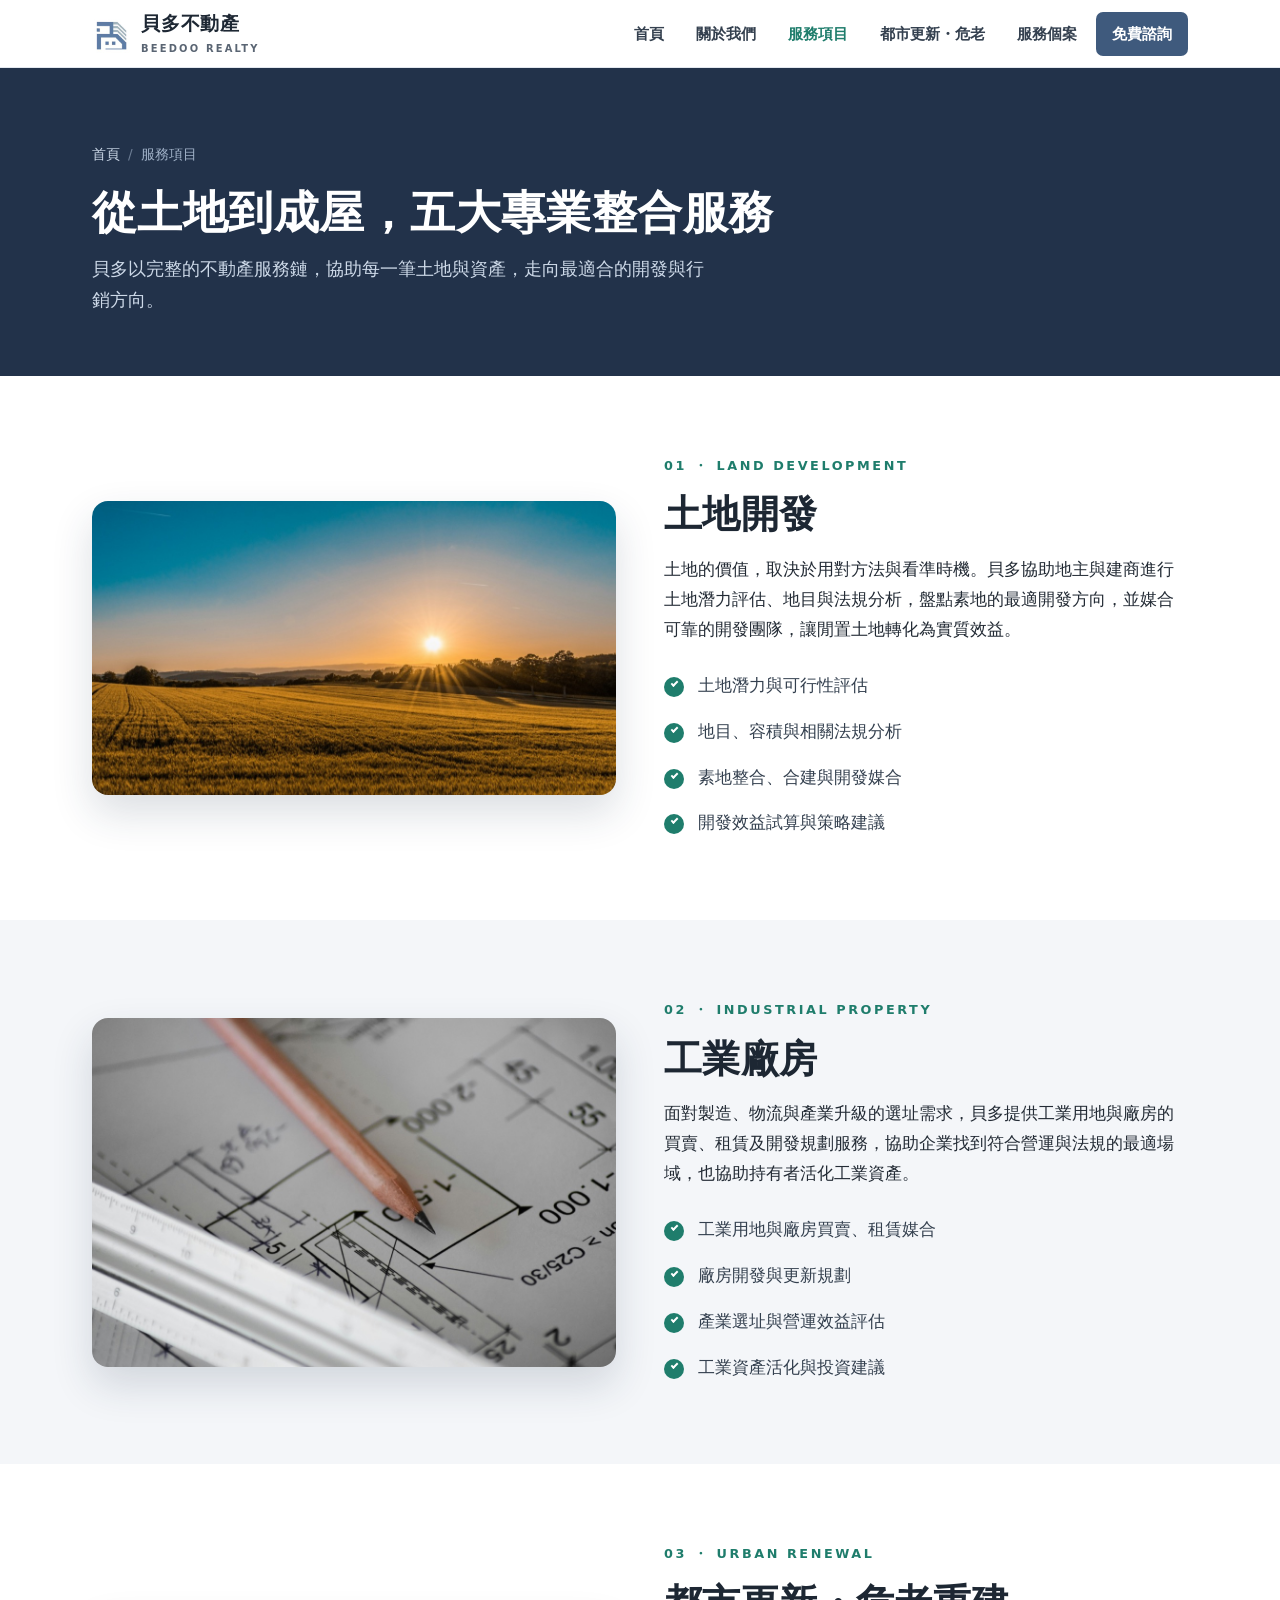
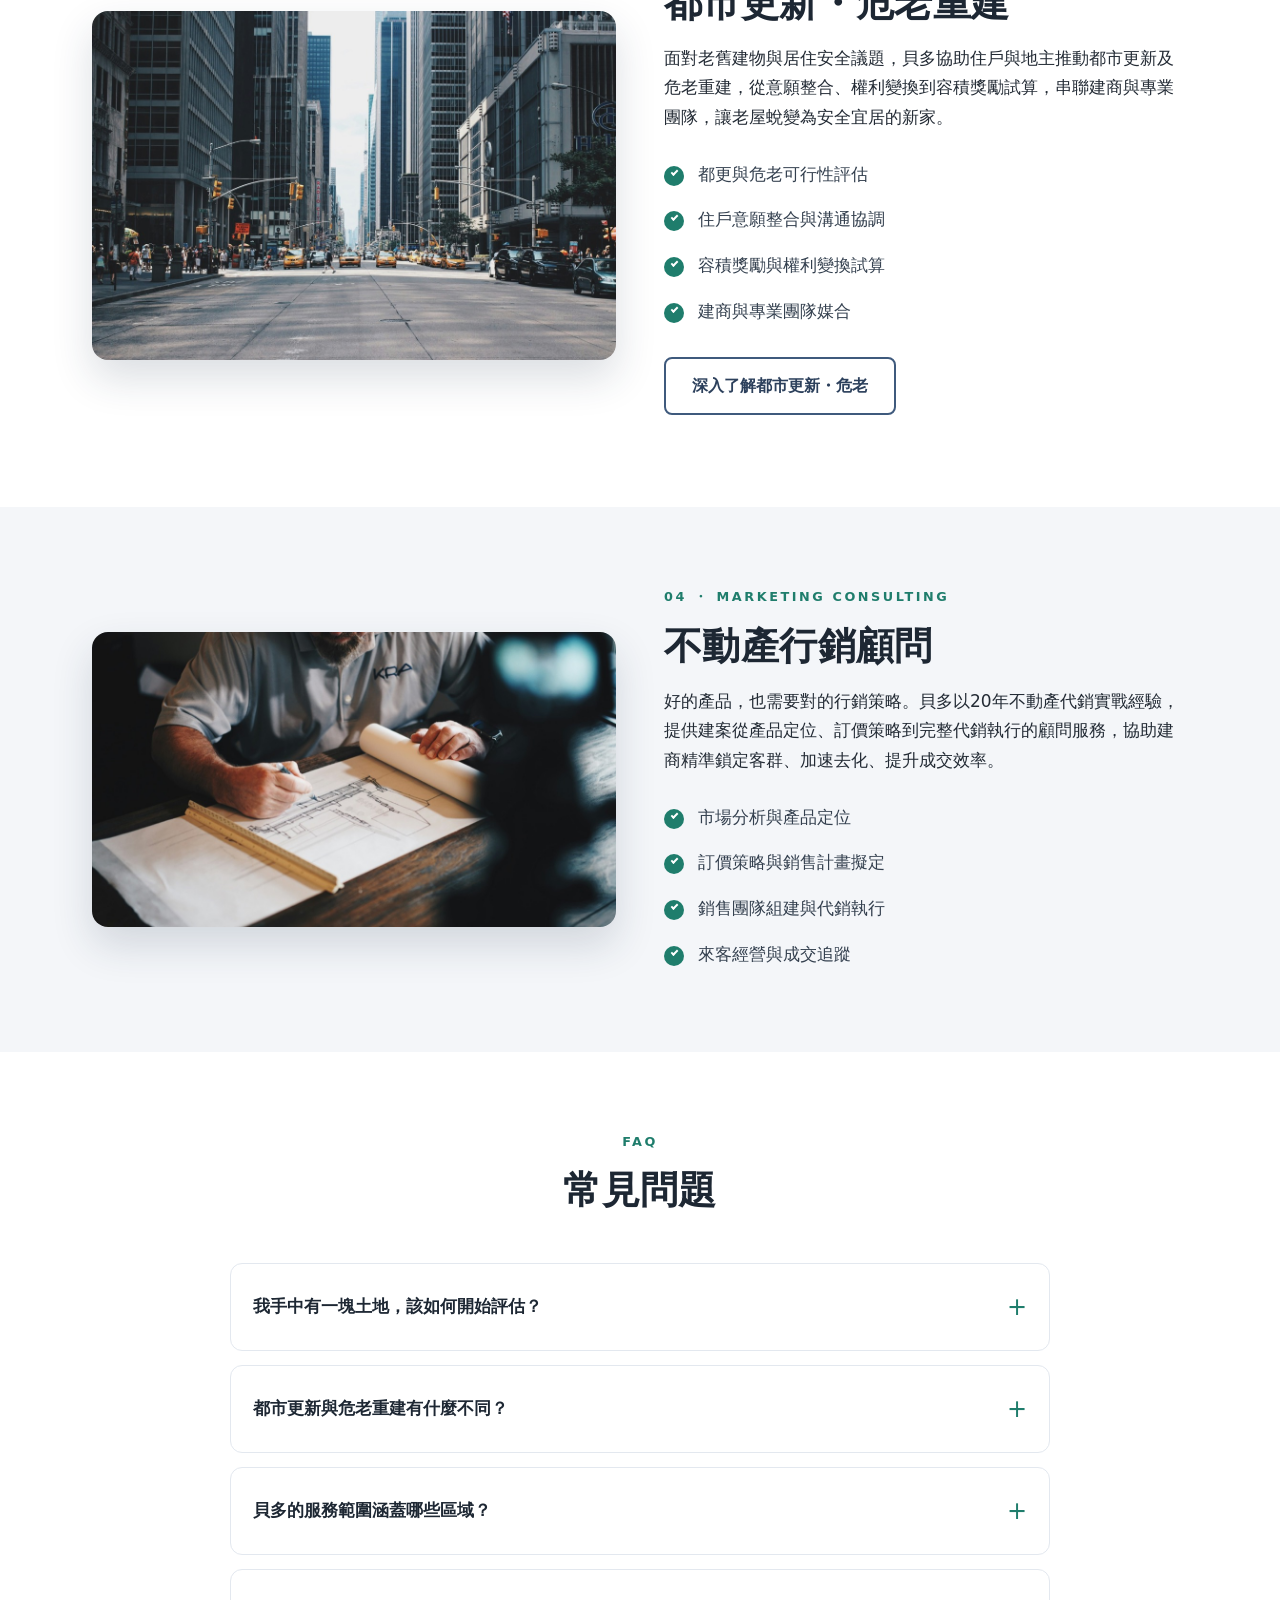
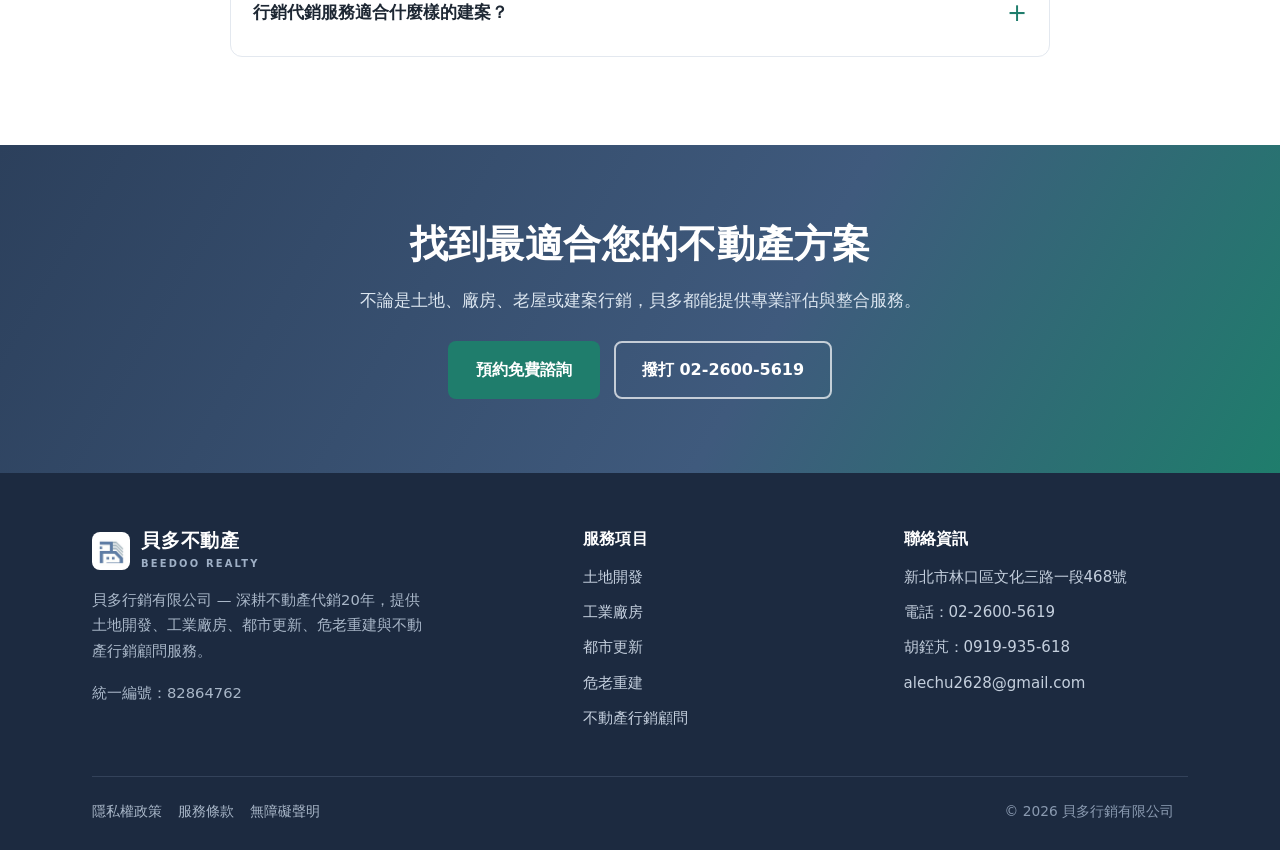
<file: services.html>
<!doctype html><html lang=zh-Hant><head><meta charset=UTF-8><meta name=viewport content="width=device-width,initial-scale=1"><title>服務項目｜土地開發・工業廠房・行銷顧問｜貝多不動產</title><meta name=description content="貝多不動產提供土地開發、工業廠房、都市更新、危老重建與不動產行銷顧問五大服務。以20年代銷經驗，為地主與建商打造完整的不動產整合解決方案。"><link rel=canonical href=https://www.beedoorealty.com.tw/services><meta name=theme-color content="#3f5a7d"><meta property="og:type" content="website"><meta property="og:title" content="服務項目｜土地開發・工業廠房・行銷顧問｜貝多不動產"><meta property="og:description" content="土地開發、工業廠房、都市更新、危老重建與不動產行銷顧問五大服務，一站到位。"><meta property="og:url" content="https://www.beedoorealty.com.tw/services"><meta property="og:image" content="https://www.beedoorealty.com.tw/img/og-cover.jpg"><meta property="og:locale" content="zh_TW"><link rel=icon href="img/logo.png?v=20260714" type=image/png><link rel=apple-touch-icon href="img/apple-touch-icon.png?v=20260714"><style>*,*::before,*::after{box-sizing:border-box}body{margin:0;font-family:pingfang tc,microsoft jhenghei,noto sans tc,heiti tc,system-ui,-apple-system,segoe ui,sans-serif;color:#232b35;line-height:1.75;font-size:17px;background:#fff}.container{width:100%;max-width:1140px;margin:0 auto;padding:0 22px}img{max-width:100%;height:auto;display:block}a{color:#2c405c;text-decoration:none}.skip-link{position:absolute;left:-999px;top:0;background:#2c405c;color:#fff;padding:10px 16px;z-index:200}.skip-link:focus{left:0}.site-header{position:sticky;top:0;z-index:100;background:rgba(255,255,255,.96);border-bottom:1px solid #e3e8ef;height:68px}.nav{display:flex;align-items:center;justify-content:space-between;height:68px}.brand{display:flex;align-items:center;gap:11px;font-weight:700;color:#1d2733}.brand img{width:38px;height:38px}.brand-tw{font-size:1.18rem;letter-spacing:.04em;line-height:1.1}.brand-en{font-size:.62rem;letter-spacing:.22em;color:#5a6573;display:block;font-weight:600}.nav-links{display:flex;align-items:center;gap:6px;list-style:none;margin:0;padding:0}.nav-links a{display:block;padding:9px 13px;color:#34404f;font-size:.95rem;font-weight:600;border-radius:7px;white-space:nowrap}.nav-links a[aria-current=page]{color:#1f7d6c}.nav-cta{background:#3f5a7d;color:#fff!important;padding:9px 16px!important}.nav-toggle{display:none;background:0 0;border:1px solid #cdd6e2;border-radius:8px;width:44px;height:44px;cursor:pointer;align-items:center;justify-content:center}.nav-toggle span,.nav-toggle span::before,.nav-toggle span::after{content:"";display:block;width:22px;height:2px;background:#2c405c;position:relative}.nav-toggle span::before{position:absolute;top:-7px}.nav-toggle span::after{position:absolute;top:7px}.btn{display:inline-block;padding:13px 26px;border-radius:8px;font-weight:700;font-size:1rem;border:2px solid transparent;text-align:center}.btn-primary{background:#3f5a7d;color:#fff}.btn-outline{background:0 0;color:#2c405c;border-color:#3f5a7d}.page-hero{position:relative;background:#22324a;color:#fff;padding:74px 0 60px;overflow:hidden}.page-hero .container{position:relative;z-index:2}.page-hero h1{color:#fff;font-size:clamp(1.9rem,4.5vw,2.8rem);margin:0 0 12px}.page-hero p{color:#cdd9e8;max-width:620px;margin:0;font-size:1.1rem}.breadcrumb{font-size:.86rem;color:#9fb0c6;margin-bottom:18px}.breadcrumb a{color:#cdd9e8}.breadcrumb span{margin:0 8px;opacity:.6}@media(max-width:760px){.nav-toggle{display:flex}.nav-links{position:absolute;top:68px;left:0;right:0;background:#fff;flex-direction:column;align-items:stretch;gap:0;padding:8px 16px 16px;border-bottom:1px solid #e3e8ef;display:none}.nav-links.open{display:flex}}</style><link rel=stylesheet href="css/styles.css?v=20260714"><script type=application/ld+json>
{"@context":"https://schema.org","@type":"ItemList","name":"貝多不動產服務項目","itemListElement":[
{"@type":"Service","position":1,"name":"土地開發","serviceType":"土地開發整合","provider":{"@type":"RealEstateAgent","name":"貝多不動產"},"areaServed":"大台北地區"},
{"@type":"Service","position":2,"name":"工業廠房","serviceType":"工業用地與廠房買賣租賃","provider":{"@type":"RealEstateAgent","name":"貝多不動產"}},
{"@type":"Service","position":3,"name":"都市更新","serviceType":"都市更新整合","provider":{"@type":"RealEstateAgent","name":"貝多不動產"}},
{"@type":"Service","position":4,"name":"危老重建","serviceType":"危老建築重建輔導","provider":{"@type":"RealEstateAgent","name":"貝多不動產"}},
{"@type":"Service","position":5,"name":"不動產行銷顧問","serviceType":"建案行銷代銷顧問","provider":{"@type":"RealEstateAgent","name":"貝多不動產"}}]}
</script></head><body><a class=skip-link href=#main>跳至主要內容</a><header class=site-header><div class="container nav"><a class=brand href=index.html aria-label="貝多不動產 首頁"><img src="img/logo.png?v=20260714" alt=貝多不動產標誌 width=38 height=38>
<span><span class=brand-tw>貝多不動產</span><span class=brand-en>BEEDOO REALTY</span></span>
</a><button class=nav-toggle aria-label=開啟主選單 aria-expanded=false aria-controls=navmenu><span></span></button><ul class=nav-links id=navmenu><li><a href=index.html>首頁</a></li><li><a href=about.html>關於我們</a></li><li><a href=services.html aria-current=page>服務項目</a></li><li><a href=urban-renewal.html>都市更新・危老</a></li><li><a href=projects.html>服務個案</a></li><li><a class=nav-cta href=contact.html>免費諮詢</a></li></ul></div></header><main id=main><section class=page-hero><div class=container><nav class=breadcrumb aria-label=麵包屑導覽><a href=index.html>首頁</a><span>/</span>服務項目</nav><h1>從土地到成屋，五大專業整合服務</h1><p>貝多以完整的不動產服務鏈，協助每一筆土地與資產，走向最適合的開發與行銷方向。</p></div></section><section class=section id=development><div class=container><div class=media><div class="media-img reveal"><img src="img/land.jpg?v=20260629" alt=開發前的開闊土地與夕陽景觀 width=1100 height=618 loading=lazy></div><div class="media-text reveal"><span class=eyebrow>01 ・ Land Development</span><h2>土地開發</h2><p>土地的價值，取決於用對方法與看準時機。貝多協助地主與建商進行土地潛力評估、地目與法規分析，盤點素地的最適開發方向，並媒合可靠的開發團隊，讓閒置土地轉化為實質效益。</p><ul class=checklist><li>土地潛力與可行性評估</li><li>地目、容積與相關法規分析</li><li>素地整合、合建與開發媒合</li><li>開發效益試算與策略建議</li></ul></div></div></div></section><section class="section section-soft" id=industrial><div class=container><div class="media reverse"><div class="media-img reveal"><img src="img/blueprint.jpg?v=20260629" alt=廠房建築設計藍圖細部 width=1100 height=733 loading=lazy></div><div class="media-text reveal"><span class=eyebrow>02 ・ Industrial Property</span><h2>工業廠房</h2><p>面對製造、物流與產業升級的選址需求，貝多提供工業用地與廠房的買賣、租賃及開發規劃服務，協助企業找到符合營運與法規的最適場域，也協助持有者活化工業資產。</p><ul class=checklist><li>工業用地與廠房買賣、租賃媒合</li><li>廠房開發與更新規劃</li><li>產業選址與營運效益評估</li><li>工業資產活化與投資建議</li></ul></div></div></div></section><section class=section id=urban><div class=container><div class=media><div class="media-img reveal"><img src="img/urban-renewal.jpg?v=20260629" alt=都市更新後的城市街景 width=1100 height=733 loading=lazy></div><div class="media-text reveal"><span class=eyebrow>03 ・ Urban Renewal</span><h2>都市更新・危老重建</h2><p>面對老舊建物與居住安全議題，貝多協助住戶與地主推動都市更新及危老重建，從意願整合、權利變換到容積獎勵試算，串聯建商與專業團隊，讓老屋蛻變為安全宜居的新家。</p><ul class=checklist><li>都更與危老可行性評估</li><li>住戶意願整合與溝通協調</li><li>容積獎勵與權利變換試算</li><li>建商與專業團隊媒合</li></ul><p style=margin-top:22px><a class="btn btn-outline" href=urban-renewal.html>深入了解都市更新・危老</a></p></div></div></div></section><section class="section section-soft" id=consulting><div class=container><div class="media reverse"><div class="media-img reveal"><img src="img/planning.jpg?v=20260629" alt=行銷顧問進行建案規劃討論 width=1100 height=618 loading=lazy></div><div class="media-text reveal"><span class=eyebrow>04 ・ Marketing Consulting</span><h2>不動產行銷顧問</h2><p>好的產品，也需要對的行銷策略。貝多以20年不動產代銷實戰經驗，提供建案從產品定位、訂價策略到完整代銷執行的顧問服務，協助建商精準鎖定客群、加速去化、提升成交效率。</p><ul class=checklist><li>市場分析與產品定位</li><li>訂價策略與銷售計畫擬定</li><li>銷售團隊組建與代銷執行</li><li>來客經營與成交追蹤</li></ul></div></div></div></section><section class=section><div class=container><div class=section-head><span class=eyebrow>FAQ</span><h2>常見問題</h2></div><div class=faq><details><summary>我手中有一塊土地，該如何開始評估？</summary><p>歡迎先與貝多聯繫，提供土地的位置與基本資料，我們將協助進行初步的潛力與法規評估，並說明可能的開發或合作方向。初步諮詢免費，無任何負擔。</p></details><details><summary>都市更新與危老重建有什麼不同？</summary><p>都市更新著重一定規模的街廓整合，流程與獎勵機制較完整；危老重建則針對符合資格的個別老舊或危險建物，程序相對簡便、時程較快。貝多會依您的建物條件，建議最合適的途徑，詳情可參考<a href=urban-renewal.html>都市更新・危老頁面</a>。</p></details><details><summary>貝多的服務範圍涵蓋哪些區域？</summary><p>貝多以新北、台北、桃園等大台北地區為主要服務範圍，並依個案性質彈性評估。若您不確定是否在服務範圍內，歡迎直接來電洽詢。</p></details><details><summary>行銷代銷服務適合什麼樣的建案？</summary><p>無論是中小型建案或都更、危老重建案，只要需要專業的產品定位與銷售執行，貝多都能依個案規模量身規劃行銷與代銷方案。</p></details></div></div></section><section class="section cta-band"><div class=container><h2>找到最適合您的不動產方案</h2><p class=section-sub>不論是土地、廠房、老屋或建案行銷，貝多都能提供專業評估與整合服務。</p><div class=cta-actions><a class="btn btn-accent" href=contact.html>預約免費諮詢</a>
<a class="btn btn-ghost" href=tel:+886226005619>撥打 02-2600-5619</a></div></div></section></main><footer class=site-footer><div class=container><div class=footer-top><div class=footer-brand><a class=brand href=index.html aria-label="貝多不動產 首頁"><img src="img/logo.png?v=20260714" alt=貝多不動產標誌 width=38 height=38>
<span><span class=brand-tw style=color:#fff>貝多不動產</span><span class=brand-en>BEEDOO REALTY</span></span></a><p>貝多行銷有限公司 — 深耕不動產代銷20年，提供土地開發、工業廠房、都市更新、危老重建與不動產行銷顧問服務。</p><p>統一編號：82864762</p></div><div class=footer-col><h4>服務項目</h4><ul><li><a href=services.html#development>土地開發</a></li><li><a href=services.html#industrial>工業廠房</a></li><li><a href=urban-renewal.html>都市更新</a></li><li><a href=urban-renewal.html#weilao>危老重建</a></li><li><a href=services.html#consulting>不動產行銷顧問</a></li></ul></div><div class=footer-col><h4>聯絡資訊</h4><ul><li><a href="https://www.google.com/maps/search/?api=1&query=%E6%96%B0%E5%8C%97%E5%B8%82%E6%9E%97%E5%8F%A3%E5%8D%80%E6%96%87%E5%8C%96%E4%B8%89%E8%B7%AF%E4%B8%80%E6%AE%B5468%E8%99%9F" target=_blank rel=noopener>新北市林口區文化三路一段468號</a></li><li><a href=tel:+886226005619>電話：02-2600-5619</a></li><li><a href=tel:+886919935618>胡銍芃：0919-935-618</a></li><li><a href="mailto:alechu2628@gmail.com">alechu2628@gmail.com</a></li></ul></div></div><div class=footer-bottom><div class=footer-legal><a href=privacy.html>隱私權政策</a><a href=terms.html>服務條款</a><a href=accessibility.html>無障礙聲明</a></div><div class=powered>© 2026 貝多行銷有限公司　</div></div></div></footer><script defer src="js/main.js?v=20260629"></script></body>



</html>
</file>
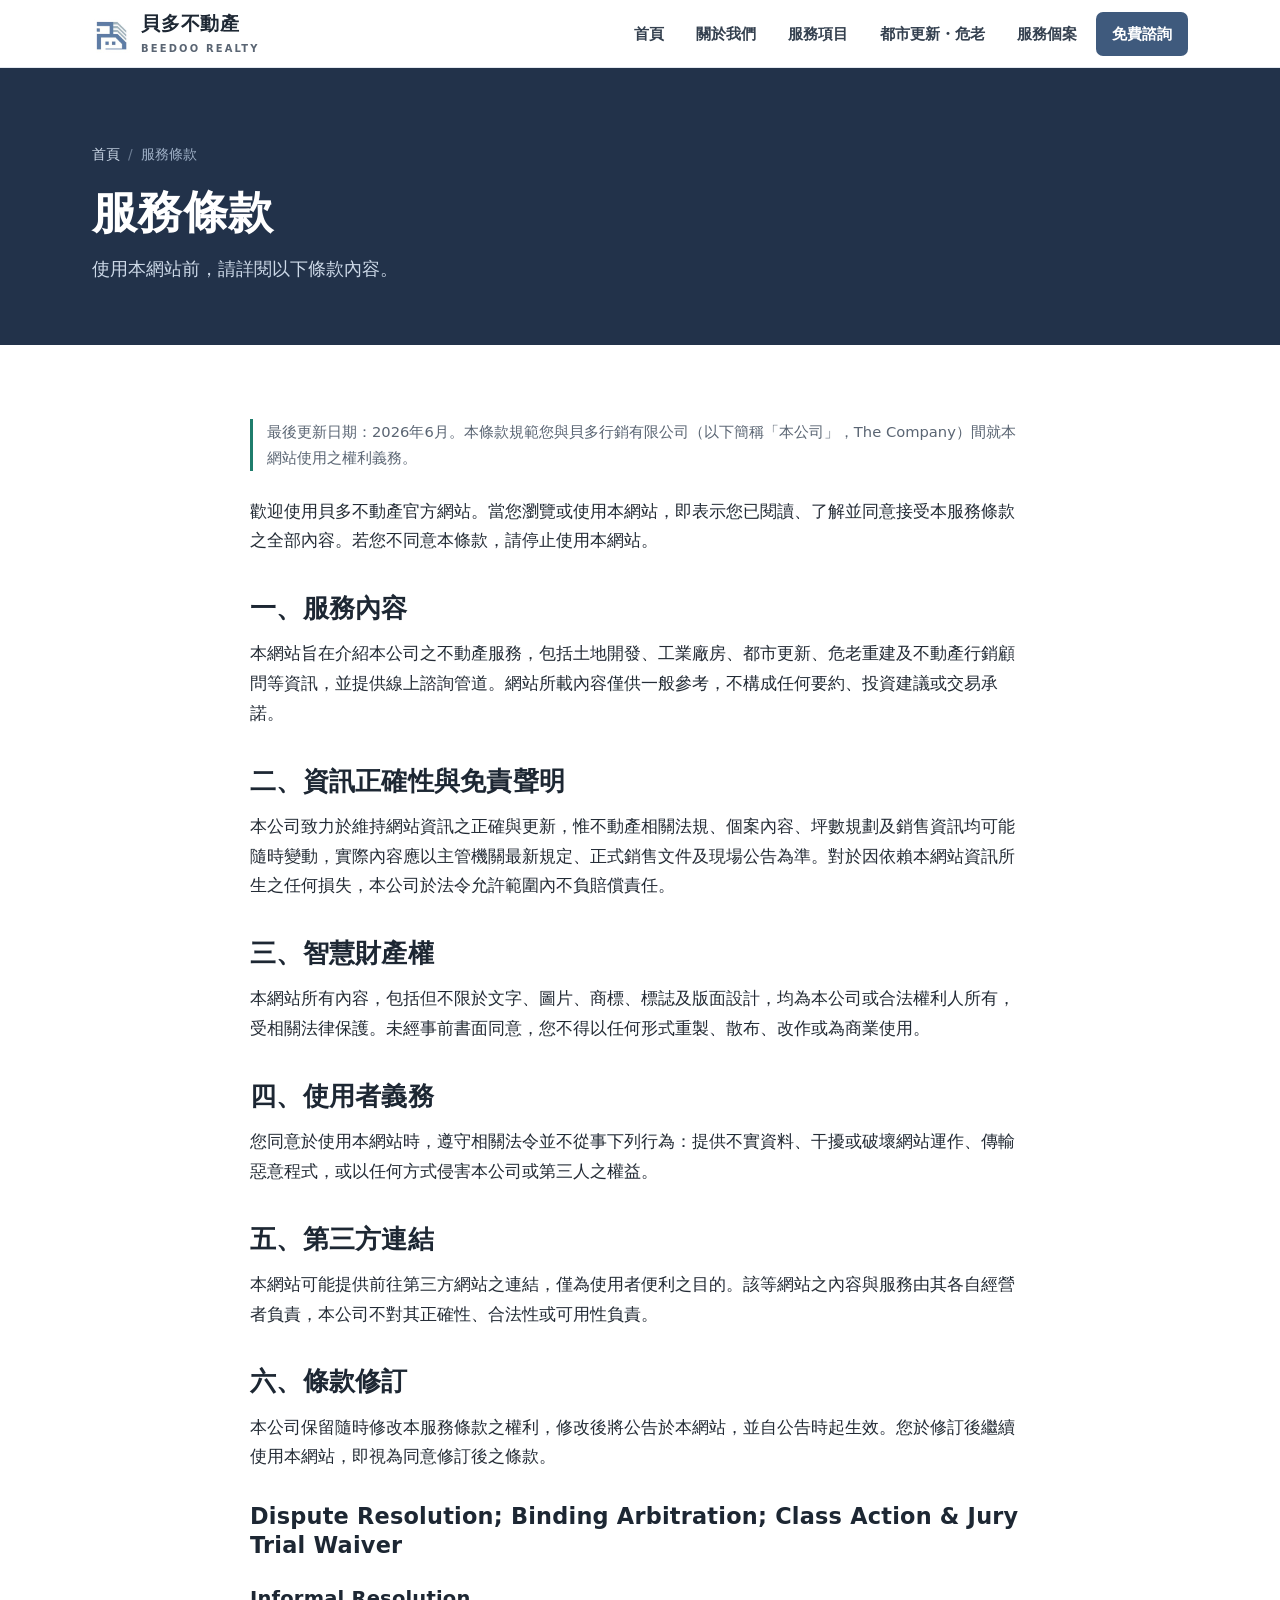
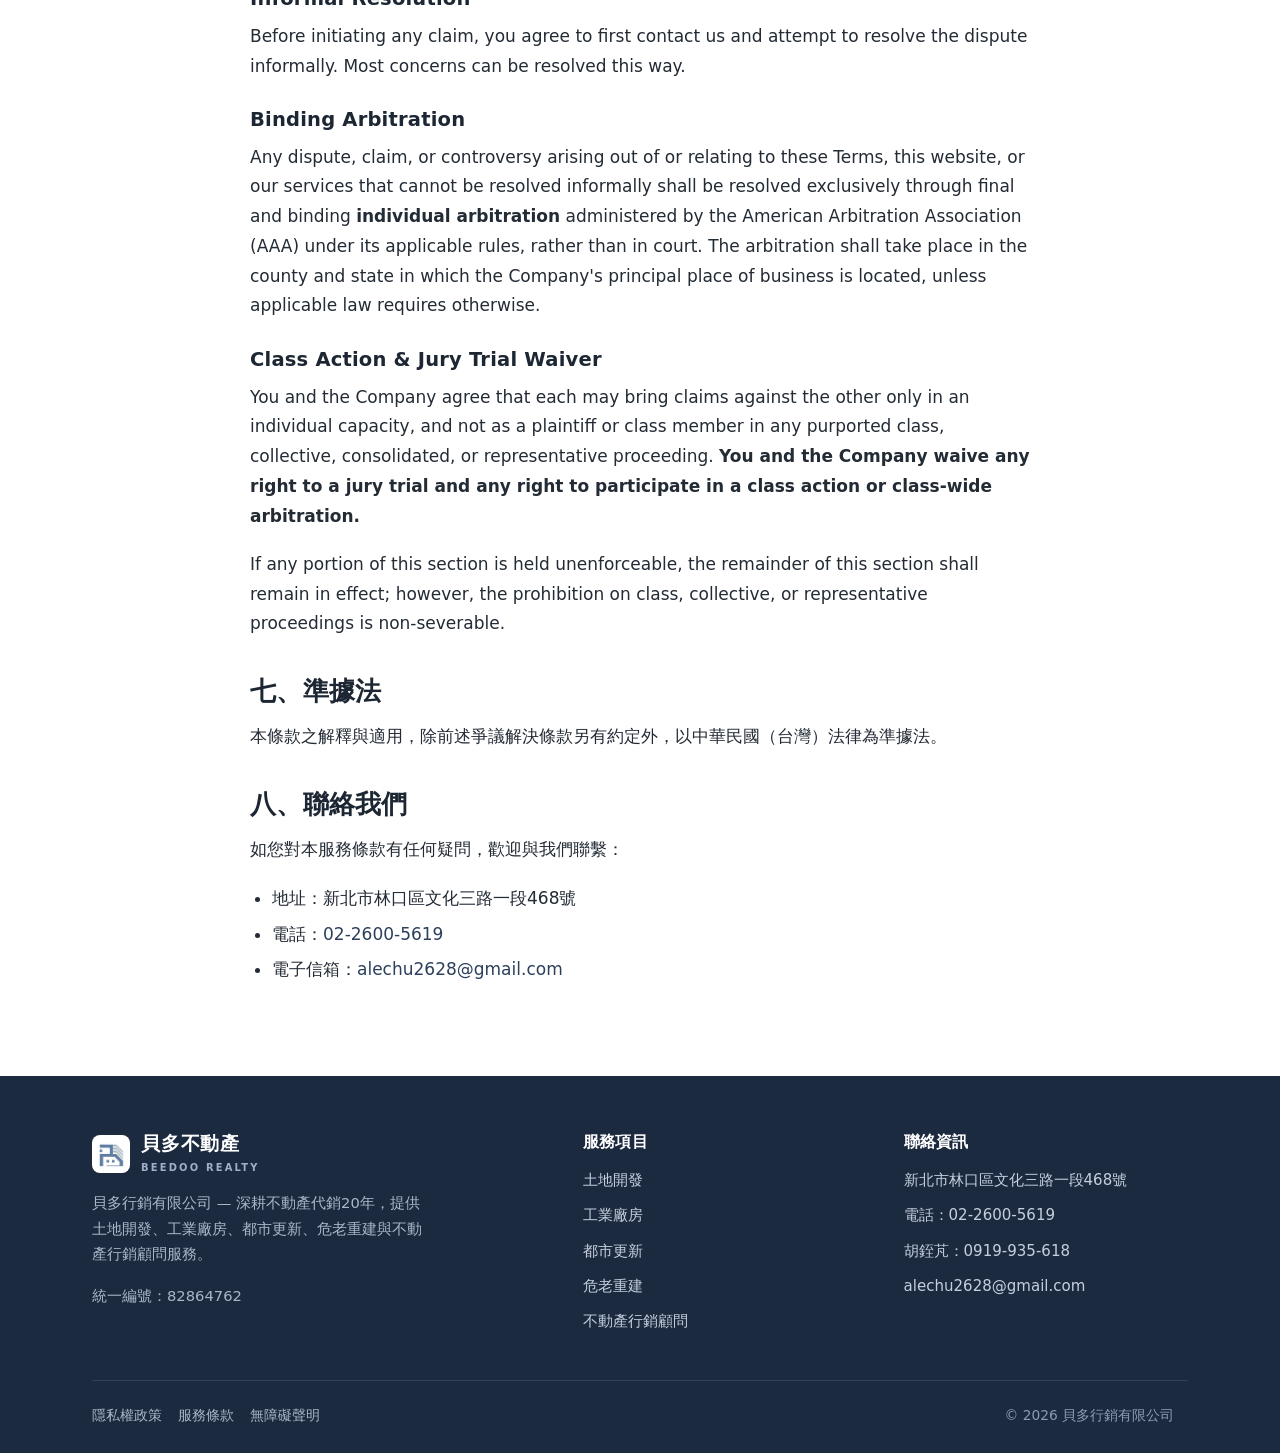
<file: terms.html>
<!doctype html><html lang=zh-Hant><head><meta charset=UTF-8><meta name=viewport content="width=device-width,initial-scale=1"><title>服務條款｜貝多不動產</title><meta name=description content="貝多不動產（貝多行銷有限公司）官方網站服務條款，說明使用本網站之相關規範、免責聲明與爭議解決方式。"><link rel=canonical href=https://www.beedoorealty.com.tw/terms><meta name=robots content="index,follow"><meta name=theme-color content="#3f5a7d"><meta property="og:type" content="website"><meta property="og:title" content="服務條款｜貝多不動產"><meta property="og:description" content="使用貝多不動產官方網站之相關規範、免責聲明與爭議解決方式。"><meta property="og:url" content="https://www.beedoorealty.com.tw/terms"><meta property="og:image" content="https://www.beedoorealty.com.tw/img/og-cover.jpg"><meta property="og:locale" content="zh_TW"><link rel=icon href="img/logo.png?v=20260714" type=image/png><link rel=apple-touch-icon href="img/apple-touch-icon.png?v=20260714"><style>*,*::before,*::after{box-sizing:border-box}body{margin:0;font-family:pingfang tc,microsoft jhenghei,noto sans tc,heiti tc,system-ui,-apple-system,segoe ui,sans-serif;color:#232b35;line-height:1.75;font-size:17px;background:#fff}.container{width:100%;max-width:1140px;margin:0 auto;padding:0 22px}img{max-width:100%;height:auto;display:block}a{color:#2c405c;text-decoration:none}.skip-link{position:absolute;left:-999px;top:0;background:#2c405c;color:#fff;padding:10px 16px;z-index:200}.skip-link:focus{left:0}.site-header{position:sticky;top:0;z-index:100;background:rgba(255,255,255,.96);border-bottom:1px solid #e3e8ef;height:68px}.nav{display:flex;align-items:center;justify-content:space-between;height:68px}.brand{display:flex;align-items:center;gap:11px;font-weight:700;color:#1d2733}.brand img{width:38px;height:38px}.brand-tw{font-size:1.18rem;letter-spacing:.04em;line-height:1.1}.brand-en{font-size:.62rem;letter-spacing:.22em;color:#5a6573;display:block;font-weight:600}.nav-links{display:flex;align-items:center;gap:6px;list-style:none;margin:0;padding:0}.nav-links a{display:block;padding:9px 13px;color:#34404f;font-size:.95rem;font-weight:600;border-radius:7px;white-space:nowrap}.nav-cta{background:#3f5a7d;color:#fff!important;padding:9px 16px!important}.nav-toggle{display:none;background:0 0;border:1px solid #cdd6e2;border-radius:8px;width:44px;height:44px;cursor:pointer;align-items:center;justify-content:center}.nav-toggle span,.nav-toggle span::before,.nav-toggle span::after{content:"";display:block;width:22px;height:2px;background:#2c405c;position:relative}.nav-toggle span::before{position:absolute;top:-7px}.nav-toggle span::after{position:absolute;top:7px}.page-hero{position:relative;background:#22324a;color:#fff;padding:64px 0 50px}.page-hero h1{color:#fff;font-size:clamp(1.8rem,4vw,2.5rem);margin:0 0 10px}.page-hero p{color:#cdd9e8;margin:0}.breadcrumb{font-size:.86rem;color:#9fb0c6;margin-bottom:16px}.breadcrumb a{color:#cdd9e8}.breadcrumb span{margin:0 8px;opacity:.6}.prose section h2{font-size:1.4rem;margin:30px 0 12px}@media(max-width:760px){.nav-toggle{display:flex}.nav-links{position:absolute;top:68px;left:0;right:0;background:#fff;flex-direction:column;align-items:stretch;gap:0;padding:8px 16px 16px;border-bottom:1px solid #e3e8ef;display:none}.nav-links.open{display:flex}}</style><link rel=stylesheet href="css/styles.css?v=20260714"></head><body><a class=skip-link href=#main>跳至主要內容</a><header class=site-header><div class="container nav"><a class=brand href=index.html aria-label="貝多不動產 首頁"><img src="img/logo.png?v=20260714" alt=貝多不動產標誌 width=38 height=38>
<span><span class=brand-tw>貝多不動產</span><span class=brand-en>BEEDOO REALTY</span></span>
</a><button class=nav-toggle aria-label=開啟主選單 aria-expanded=false aria-controls=navmenu><span></span></button><ul class=nav-links id=navmenu><li><a href=index.html>首頁</a></li><li><a href=about.html>關於我們</a></li><li><a href=services.html>服務項目</a></li><li><a href=urban-renewal.html>都市更新・危老</a></li><li><a href=projects.html>服務個案</a></li><li><a class=nav-cta href=contact.html>免費諮詢</a></li></ul></div></header><main id=main><section class=page-hero><div class=container><nav class=breadcrumb aria-label=麵包屑導覽><a href=index.html>首頁</a><span>/</span>服務條款</nav><h1>服務條款</h1><p>使用本網站前，請詳閱以下條款內容。</p></div></section><section class=section><div class=container><div class=prose><p class=meta>最後更新日期：2026年6月。本條款規範您與貝多行銷有限公司（以下簡稱「本公司」，The Company）間就本網站使用之權利義務。</p><p>歡迎使用貝多不動產官方網站。當您瀏覽或使用本網站，即表示您已閱讀、了解並同意接受本服務條款之全部內容。若您不同意本條款，請停止使用本網站。</p><h2>一、服務內容</h2><p>本網站旨在介紹本公司之不動產服務，包括土地開發、工業廠房、都市更新、危老重建及不動產行銷顧問等資訊，並提供線上諮詢管道。網站所載內容僅供一般參考，不構成任何要約、投資建議或交易承諾。</p><h2>二、資訊正確性與免責聲明</h2><p>本公司致力於維持網站資訊之正確與更新，惟不動產相關法規、個案內容、坪數規劃及銷售資訊均可能隨時變動，實際內容應以主管機關最新規定、正式銷售文件及現場公告為準。對於因依賴本網站資訊所生之任何損失，本公司於法令允許範圍內不負賠償責任。</p><h2>三、智慧財產權</h2><p>本網站所有內容，包括但不限於文字、圖片、商標、標誌及版面設計，均為本公司或合法權利人所有，受相關法律保護。未經事前書面同意，您不得以任何形式重製、散布、改作或為商業使用。</p><h2>四、使用者義務</h2><p>您同意於使用本網站時，遵守相關法令並不從事下列行為：提供不實資料、干擾或破壞網站運作、傳輸惡意程式，或以任何方式侵害本公司或第三人之權益。</p><h2>五、第三方連結</h2><p>本網站可能提供前往第三方網站之連結，僅為使用者便利之目的。該等網站之內容與服務由其各自經營者負責，本公司不對其正確性、合法性或可用性負責。</p><h2>六、條款修訂</h2><p>本公司保留隨時修改本服務條款之權利，修改後將公告於本網站，並自公告時起生效。您於修訂後繼續使用本網站，即視為同意修訂後之條款。</p><section><h2>Dispute Resolution; Binding Arbitration; Class Action & Jury Trial Waiver</h2><h3>Informal Resolution</h3><p>Before initiating any claim, you agree to first contact us and attempt to resolve the dispute informally. Most concerns can be resolved this way.</p><h3>Binding Arbitration</h3><p>Any dispute, claim, or controversy arising out of or relating to these Terms, this website, or our services that cannot be resolved informally shall be resolved exclusively through final and binding <strong>individual arbitration</strong> administered by the American Arbitration Association (AAA) under its applicable rules, rather than in court. The arbitration shall take place in the county and state in which the Company's principal place of business is located, unless applicable law requires otherwise.</p><h3>Class Action & Jury Trial Waiver</h3><p>You and the Company agree that each may bring claims against the other only in an individual capacity, and not as a plaintiff or class member in any purported class, collective, consolidated, or representative proceeding. <strong>You and the Company waive any right to a jury trial and any right to participate in a class action or class-wide arbitration.</strong></p><p>If any portion of this section is held unenforceable, the remainder of this section shall remain in effect; however, the prohibition on class, collective, or representative proceedings is non-severable.</p></section><h2>七、準據法</h2><p>本條款之解釋與適用，除前述爭議解決條款另有約定外，以中華民國（台灣）法律為準據法。</p><h2>八、聯絡我們</h2><p>如您對本服務條款有任何疑問，歡迎與我們聯繫：</p><ul><li>地址：新北市林口區文化三路一段468號</li><li>電話：<a href=tel:+886226005619>02-2600-5619</a></li><li>電子信箱：<a href="mailto:alechu2628@gmail.com">alechu2628@gmail.com</a></li></ul></div></div></section></main><footer class=site-footer><div class=container><div class=footer-top><div class=footer-brand><a class=brand href=index.html aria-label="貝多不動產 首頁"><img src="img/logo.png?v=20260714" alt=貝多不動產標誌 width=38 height=38>
<span><span class=brand-tw style=color:#fff>貝多不動產</span><span class=brand-en>BEEDOO REALTY</span></span></a><p>貝多行銷有限公司 — 深耕不動產代銷20年，提供土地開發、工業廠房、都市更新、危老重建與不動產行銷顧問服務。</p><p>統一編號：82864762</p></div><div class=footer-col><h4>服務項目</h4><ul><li><a href=services.html#development>土地開發</a></li><li><a href=services.html#industrial>工業廠房</a></li><li><a href=urban-renewal.html>都市更新</a></li><li><a href=urban-renewal.html#weilao>危老重建</a></li><li><a href=services.html#consulting>不動產行銷顧問</a></li></ul></div><div class=footer-col><h4>聯絡資訊</h4><ul><li><a href="https://www.google.com/maps/search/?api=1&query=%E6%96%B0%E5%8C%97%E5%B8%82%E6%9E%97%E5%8F%A3%E5%8D%80%E6%96%87%E5%8C%96%E4%B8%89%E8%B7%AF%E4%B8%80%E6%AE%B5468%E8%99%9F" target=_blank rel=noopener>新北市林口區文化三路一段468號</a></li><li><a href=tel:+886226005619>電話：02-2600-5619</a></li><li><a href=tel:+886919935618>胡銍芃：0919-935-618</a></li><li><a href="mailto:alechu2628@gmail.com">alechu2628@gmail.com</a></li></ul></div></div><div class=footer-bottom><div class=footer-legal><a href=privacy.html>隱私權政策</a><a href=terms.html>服務條款</a><a href=accessibility.html>無障礙聲明</a></div><div class=powered>© 2026 貝多行銷有限公司　</div></div></div></footer><script defer src="js/main.js?v=20260629"></script></body>



</html>
</file>
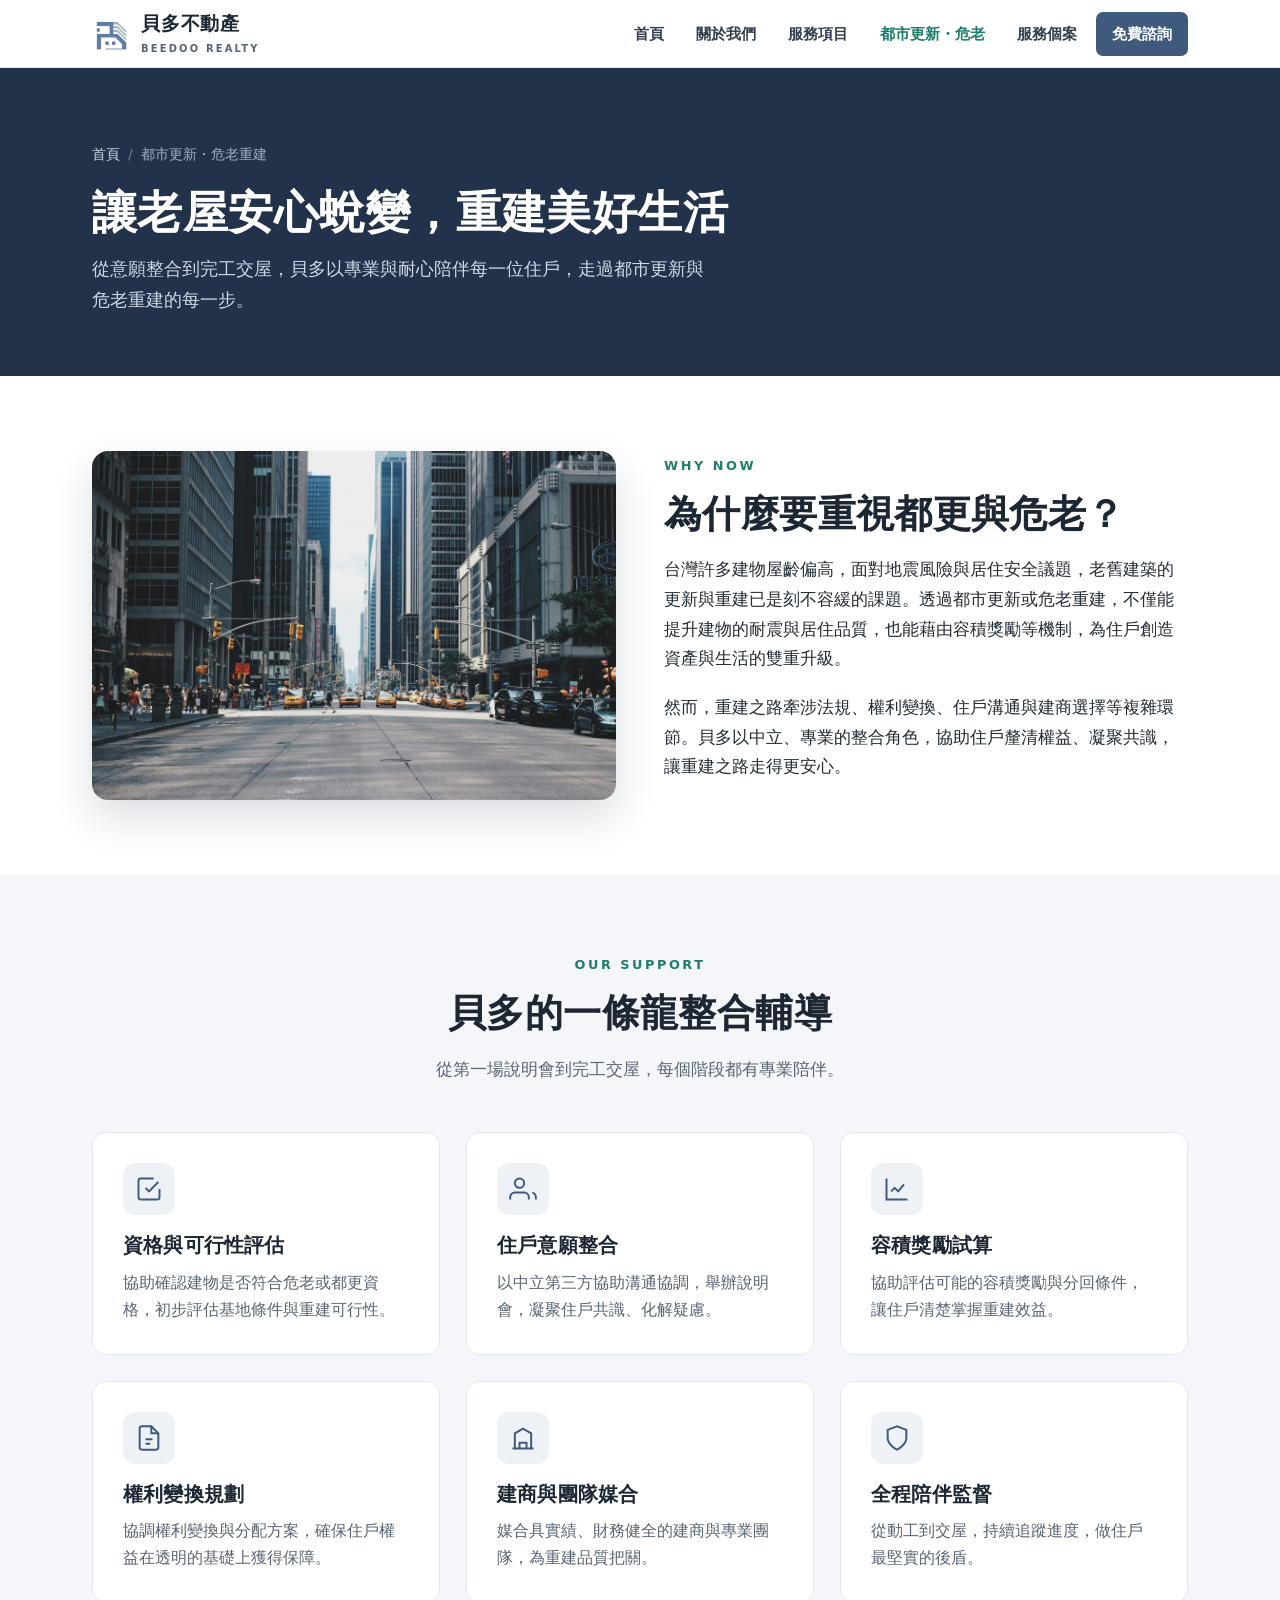
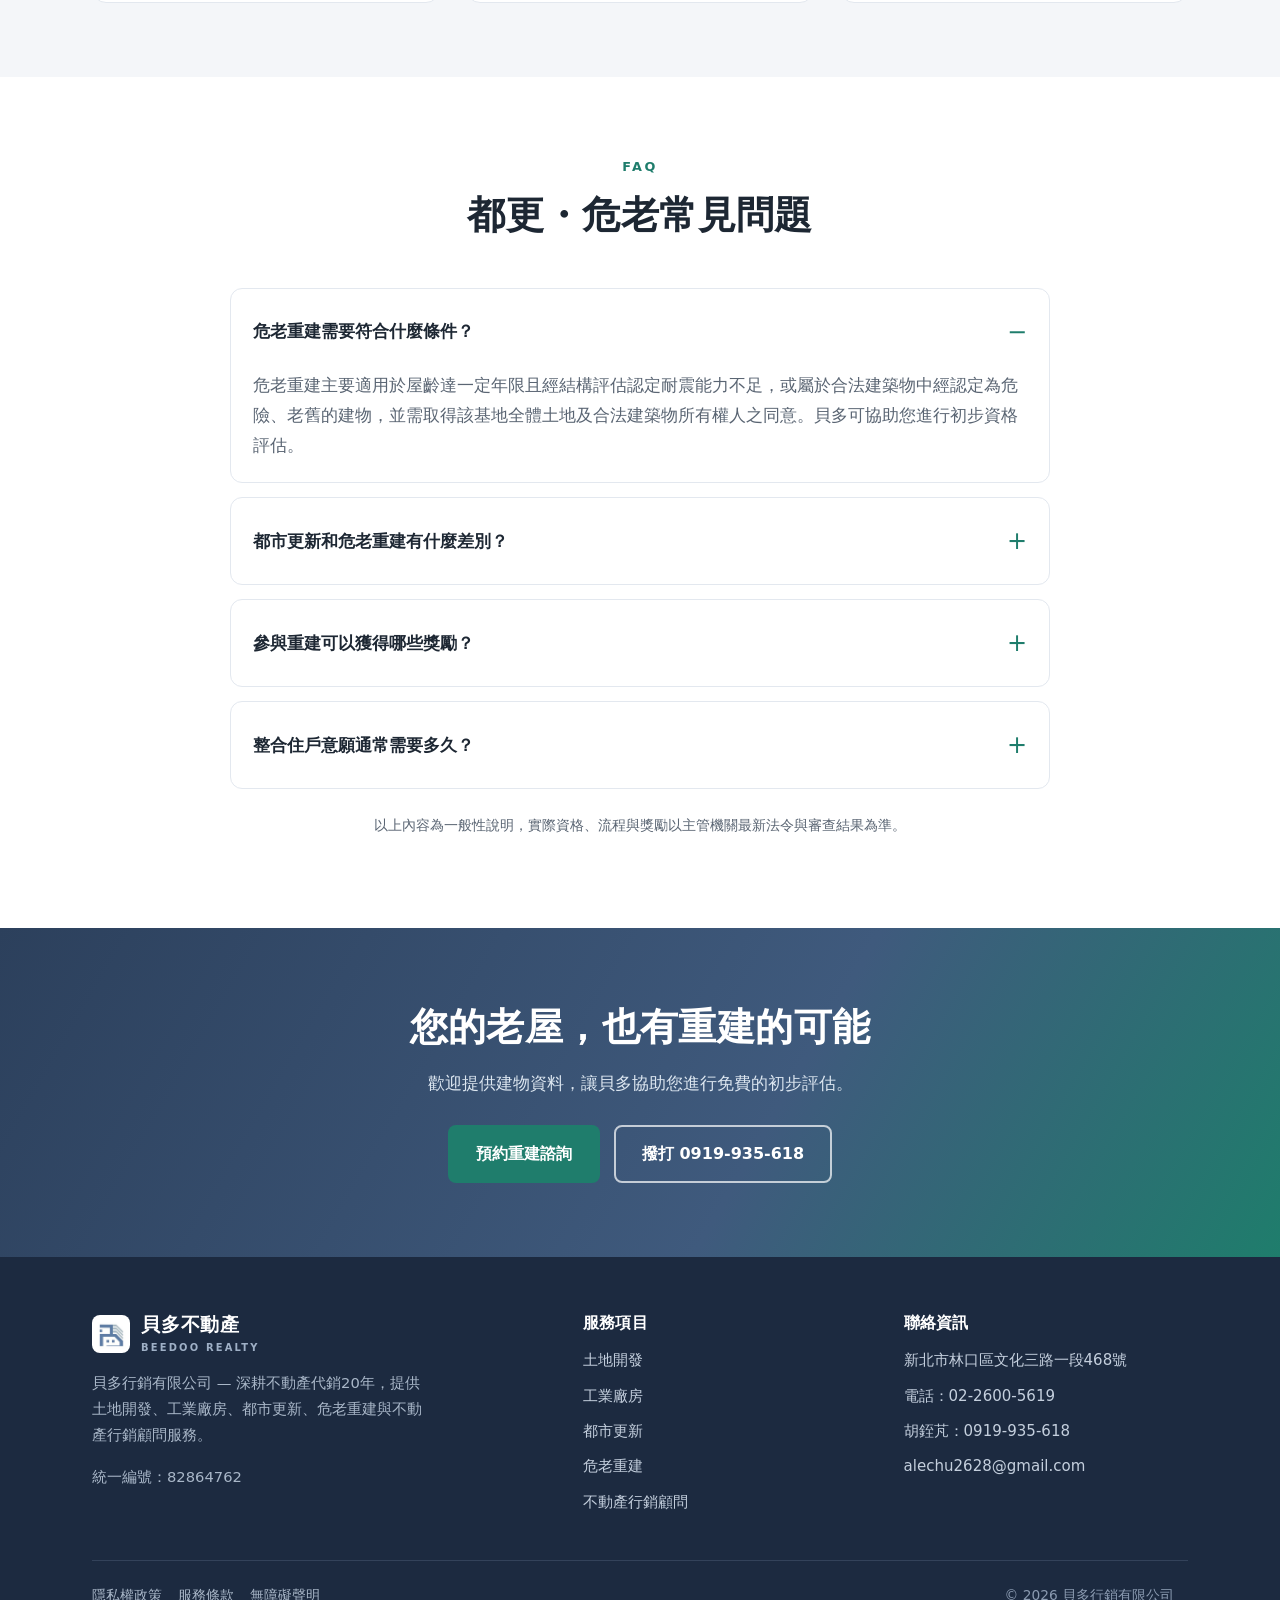
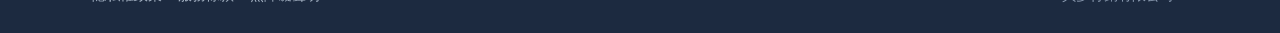
<file: urban-renewal.html>
<!doctype html><html lang=zh-Hant><head><meta charset=UTF-8><meta name=viewport content="width=device-width,initial-scale=1"><title>都市更新與危老重建｜整合輔導與容積獎勵｜貝多不動產</title><meta name=description content="貝多不動產協助都市更新與危老重建：意願整合、容積獎勵試算、權利變換與建商媒合一條龍輔導。20年經驗，陪伴住戶讓老屋安全蛻變新生。"><link rel=canonical href=https://www.beedoorealty.com.tw/urban-renewal><meta name=theme-color content="#3f5a7d"><meta property="og:type" content="website"><meta property="og:title" content="都市更新與危老重建｜整合輔導與容積獎勵｜貝多不動產"><meta property="og:description" content="都更與危老重建一條龍輔導：意願整合、容積獎勵試算、權利變換與建商媒合。"><meta property="og:url" content="https://www.beedoorealty.com.tw/urban-renewal"><meta property="og:image" content="https://www.beedoorealty.com.tw/img/og-cover.jpg"><meta property="og:locale" content="zh_TW"><link rel=icon href="img/logo.png?v=20260714" type=image/png><link rel=apple-touch-icon href="img/apple-touch-icon.png?v=20260714"><style>*,*::before,*::after{box-sizing:border-box}body{margin:0;font-family:pingfang tc,microsoft jhenghei,noto sans tc,heiti tc,system-ui,-apple-system,segoe ui,sans-serif;color:#232b35;line-height:1.75;font-size:17px;background:#fff}.container{width:100%;max-width:1140px;margin:0 auto;padding:0 22px}img{max-width:100%;height:auto;display:block}a{color:#2c405c;text-decoration:none}.skip-link{position:absolute;left:-999px;top:0;background:#2c405c;color:#fff;padding:10px 16px;z-index:200}.skip-link:focus{left:0}.site-header{position:sticky;top:0;z-index:100;background:rgba(255,255,255,.96);border-bottom:1px solid #e3e8ef;height:68px}.nav{display:flex;align-items:center;justify-content:space-between;height:68px}.brand{display:flex;align-items:center;gap:11px;font-weight:700;color:#1d2733}.brand img{width:38px;height:38px}.brand-tw{font-size:1.18rem;letter-spacing:.04em;line-height:1.1}.brand-en{font-size:.62rem;letter-spacing:.22em;color:#5a6573;display:block;font-weight:600}.nav-links{display:flex;align-items:center;gap:6px;list-style:none;margin:0;padding:0}.nav-links a{display:block;padding:9px 13px;color:#34404f;font-size:.95rem;font-weight:600;border-radius:7px;white-space:nowrap}.nav-links a[aria-current=page]{color:#1f7d6c}.nav-cta{background:#3f5a7d;color:#fff!important;padding:9px 16px!important}.nav-toggle{display:none;background:0 0;border:1px solid #cdd6e2;border-radius:8px;width:44px;height:44px;cursor:pointer;align-items:center;justify-content:center}.nav-toggle span,.nav-toggle span::before,.nav-toggle span::after{content:"";display:block;width:22px;height:2px;background:#2c405c;position:relative}.nav-toggle span::before{position:absolute;top:-7px}.nav-toggle span::after{position:absolute;top:7px}.btn{display:inline-block;padding:13px 26px;border-radius:8px;font-weight:700;font-size:1rem;border:2px solid transparent;text-align:center}.btn-primary{background:#3f5a7d;color:#fff}.btn-outline{background:0 0;color:#2c405c;border-color:#3f5a7d}.page-hero{position:relative;background:#22324a;color:#fff;padding:74px 0 60px;overflow:hidden}.page-hero .container{position:relative;z-index:2}.page-hero h1{color:#fff;font-size:clamp(1.9rem,4.5vw,2.8rem);margin:0 0 12px}.page-hero p{color:#cdd9e8;max-width:640px;margin:0;font-size:1.1rem}.breadcrumb{font-size:.86rem;color:#9fb0c6;margin-bottom:18px}.breadcrumb a{color:#cdd9e8}.breadcrumb span{margin:0 8px;opacity:.6}@media(max-width:760px){.nav-toggle{display:flex}.nav-links{position:absolute;top:68px;left:0;right:0;background:#fff;flex-direction:column;align-items:stretch;gap:0;padding:8px 16px 16px;border-bottom:1px solid #e3e8ef;display:none}.nav-links.open{display:flex}}</style><link rel=stylesheet href="css/styles.css?v=20260714"><script type=application/ld+json>
{"@context":"https://schema.org","@type":"FAQPage","mainEntity":[
{"@type":"Question","name":"危老重建需要符合什麼條件？","acceptedAnswer":{"@type":"Answer","text":"危老重建主要適用於屋齡達一定年限且經結構評估認定耐震能力不足，或屬於合法建築物中經認定為危險、老舊的建物。需取得該基地全體土地及合法建築物所有權人之同意。貝多可協助初步評估您的建物是否符合資格。"}},
{"@type":"Question","name":"都市更新和危老重建有什麼差別？","acceptedAnswer":{"@type":"Answer","text":"都市更新著重一定規模街廓的整合重建，流程與審議較完整，獎勵機制多元；危老重建針對個別符合資格的老舊或危險建物，採100%同意制，程序相對簡便、推動時程較快。應依基地條件與住戶意願選擇合適途徑。"}},
{"@type":"Question","name":"參與重建可以獲得哪些獎勵？","acceptedAnswer":{"@type":"Answer","text":"依現行法令，危老及都更重建可能享有容積獎勵、稅捐減免等誘因，實際額度需視基地條件、建物耐震、時程及各地方規定而定。貝多會協助進行容積獎勵試算與效益分析。"}},
{"@type":"Question","name":"整合住戶意願需要多久？","acceptedAnswer":{"@type":"Answer","text":"整合時程依住戶人數、權屬複雜度與溝通狀況而異，從數個月到數年不等。貝多以中立第三方協助溝通協調，加速凝聚共識。"}}]}
</script></head><body><a class=skip-link href=#main>跳至主要內容</a><header class=site-header><div class="container nav"><a class=brand href=index.html aria-label="貝多不動產 首頁"><img src="img/logo.png?v=20260714" alt=貝多不動產標誌 width=38 height=38>
<span><span class=brand-tw>貝多不動產</span><span class=brand-en>BEEDOO REALTY</span></span>
</a><button class=nav-toggle aria-label=開啟主選單 aria-expanded=false aria-controls=navmenu><span></span></button><ul class=nav-links id=navmenu><li><a href=index.html>首頁</a></li><li><a href=about.html>關於我們</a></li><li><a href=services.html>服務項目</a></li><li><a href=urban-renewal.html aria-current=page>都市更新・危老</a></li><li><a href=projects.html>服務個案</a></li><li><a class=nav-cta href=contact.html>免費諮詢</a></li></ul></div></header><main id=main><section class=page-hero><div class=container><nav class=breadcrumb aria-label=麵包屑導覽><a href=index.html>首頁</a><span>/</span>都市更新・危老重建</nav><h1>讓老屋安心蛻變，重建美好生活</h1><p>從意願整合到完工交屋，貝多以專業與耐心陪伴每一位住戶，走過都市更新與危老重建的每一步。</p></div></section><section class=section><div class=container><div class=media><div class="media-img reveal"><img src="img/urban-renewal.jpg?v=20260629" alt=都市更新後嶄新的城市街道與建築 width=1100 height=733 loading=lazy></div><div class="media-text reveal"><span class=eyebrow>Why Now</span><h2>為什麼要重視都更與危老？</h2><p>台灣許多建物屋齡偏高，面對地震風險與居住安全議題，老舊建築的更新與重建已是刻不容緩的課題。透過都市更新或危老重建，不僅能提升建物的耐震與居住品質，也能藉由容積獎勵等機制，為住戶創造資產與生活的雙重升級。</p><p>然而，重建之路牽涉法規、權利變換、住戶溝通與建商選擇等複雜環節。貝多以中立、專業的整合角色，協助住戶釐清權益、凝聚共識，讓重建之路走得更安心。</p></div></div></div></section><section class="section section-soft" id=weilao><div class=container><div class=section-head><span class=eyebrow>Our Support</span><h2>貝多的一條龍整合輔導</h2><p class=section-sub>從第一場說明會到完工交屋，每個階段都有專業陪伴。</p></div><div class="grid grid-3"><article class="card reveal"><div class=ic aria-hidden=true><svg viewBox="0 0 24 24"><path d="M9 11l3 3 8-8M21 12v7a2 2 0 0 1-2 2H5a2 2 0 0 1-2-2V5a2 2 0 0 1 2-2h11"/></svg></div><h3>資格與可行性評估</h3><p>協助確認建物是否符合危老或都更資格，初步評估基地條件與重建可行性。</p></article><article class="card reveal"><div class=ic aria-hidden=true><svg viewBox="0 0 24 24"><path d="M17 21v-2a4 4 0 0 0-4-4H5a4 4 0 0 0-4 4v2"/><circle cx="9" cy="7" r="4"/><path d="M23 21v-2a4 4 0 0 0-3-3.87"/></svg></div><h3>住戶意願整合</h3><p>以中立第三方協助溝通協調，舉辦說明會，凝聚住戶共識、化解疑慮。</p></article><article class="card reveal"><div class=ic aria-hidden=true><svg viewBox="0 0 24 24"><path d="M3 3v18h18M7 14l3-3 3 3 5-6"/></svg></div><h3>容積獎勵試算</h3><p>協助評估可能的容積獎勵與分回條件，讓住戶清楚掌握重建效益。</p></article><article class="card reveal"><div class=ic aria-hidden=true><svg viewBox="0 0 24 24"><path d="M14 2H6a2 2 0 0 0-2 2v16a2 2 0 0 0 2 2h12a2 2 0 0 0 2-2V8z"/><path d="M14 2v6h6M9 13h6M9 17h4"/></svg></div><h3>權利變換規劃</h3><p>協調權利變換與分配方案，確保住戶權益在透明的基礎上獲得保障。</p></article><article class="card reveal"><div class=ic aria-hidden=true><svg viewBox="0 0 24 24"><path d="M3 21h18M5 21V8l7-4 7 4v13M9 21v-5h6v5"/></svg></div><h3>建商與團隊媒合</h3><p>媒合具實績、財務健全的建商與專業團隊，為重建品質把關。</p></article><article class="card reveal"><div class=ic aria-hidden=true><svg viewBox="0 0 24 24"><path d="M12 22s8-4 8-10V5l-8-3-8 3v7c0 6 8 10 8 10z"/></svg></div><h3>全程陪伴監督</h3><p>從動工到交屋，持續追蹤進度，做住戶最堅實的後盾。</p></article></div></div></section><section class=section><div class=container><div class=section-head><span class=eyebrow>FAQ</span><h2>都更・危老常見問題</h2></div><div class=faq><details open><summary>危老重建需要符合什麼條件？</summary><p>危老重建主要適用於屋齡達一定年限且經結構評估認定耐震能力不足，或屬於合法建築物中經認定為危險、老舊的建物，並需取得該基地全體土地及合法建築物所有權人之同意。貝多可協助您進行初步資格評估。</p></details><details><summary>都市更新和危老重建有什麼差別？</summary><p>都市更新著重一定規模街廓的整合重建，流程與審議較完整、獎勵機制多元；危老重建針對個別符合資格的老舊或危險建物，採全體同意制，程序相對簡便、推動時程較快。實際應依基地條件與住戶意願選擇合適途徑。</p></details><details><summary>參與重建可以獲得哪些獎勵？</summary><p>依現行法令，危老及都更重建可能享有容積獎勵與稅捐減免等誘因，實際額度需視基地條件、建物耐震、推動時程及各地方政府規定而定。貝多會協助您進行容積獎勵試算與效益分析。</p></details><details><summary>整合住戶意願通常需要多久？</summary><p>整合時程依住戶人數、權屬複雜度與溝通狀況而有所不同，可能從數個月到數年不等。貝多以中立第三方角色協助溝通協調，盡力加速凝聚共識。</p></details></div><p style=text-align:center;color:#5a6573;font-size:.9rem;margin-top:24px>以上內容為一般性說明，實際資格、流程與獎勵以主管機關最新法令與審查結果為準。</p></div></section><section class="section cta-band"><div class=container><h2>您的老屋，也有重建的可能</h2><p class=section-sub>歡迎提供建物資料，讓貝多協助您進行免費的初步評估。</p><div class=cta-actions><a class="btn btn-accent" href=contact.html>預約重建諮詢</a>
<a class="btn btn-ghost" href=tel:+886919935618>撥打 0919-935-618</a></div></div></section></main><footer class=site-footer><div class=container><div class=footer-top><div class=footer-brand><a class=brand href=index.html aria-label="貝多不動產 首頁"><img src="img/logo.png?v=20260714" alt=貝多不動產標誌 width=38 height=38>
<span><span class=brand-tw style=color:#fff>貝多不動產</span><span class=brand-en>BEEDOO REALTY</span></span></a><p>貝多行銷有限公司 — 深耕不動產代銷20年，提供土地開發、工業廠房、都市更新、危老重建與不動產行銷顧問服務。</p><p>統一編號：82864762</p></div><div class=footer-col><h4>服務項目</h4><ul><li><a href=services.html#development>土地開發</a></li><li><a href=services.html#industrial>工業廠房</a></li><li><a href=urban-renewal.html>都市更新</a></li><li><a href=urban-renewal.html#weilao>危老重建</a></li><li><a href=services.html#consulting>不動產行銷顧問</a></li></ul></div><div class=footer-col><h4>聯絡資訊</h4><ul><li><a href="https://www.google.com/maps/search/?api=1&query=%E6%96%B0%E5%8C%97%E5%B8%82%E6%9E%97%E5%8F%A3%E5%8D%80%E6%96%87%E5%8C%96%E4%B8%89%E8%B7%AF%E4%B8%80%E6%AE%B5468%E8%99%9F" target=_blank rel=noopener>新北市林口區文化三路一段468號</a></li><li><a href=tel:+886226005619>電話：02-2600-5619</a></li><li><a href=tel:+886919935618>胡銍芃：0919-935-618</a></li><li><a href="mailto:alechu2628@gmail.com">alechu2628@gmail.com</a></li></ul></div></div><div class=footer-bottom><div class=footer-legal><a href=privacy.html>隱私權政策</a><a href=terms.html>服務條款</a><a href=accessibility.html>無障礙聲明</a></div><div class=powered>© 2026 貝多行銷有限公司　</div></div></div></footer><script defer src="js/main.js?v=20260629"></script></body>



</html>
</file>
<file: css/styles.css>
*,*::before,*::after{box-sizing:border-box}html{-webkit-text-size-adjust:100%}body{margin:0;font-family:pingfang tc,microsoft jhenghei,noto sans tc,heiti tc,system-ui,-apple-system,segoe ui,sans-serif;color:#232b35;background:#fff;line-height:1.75;font-size:17px;-webkit-font-smoothing:antialiased}img{max-width:100%;height:auto;display:block}a{color:#2c405c;text-decoration:none}a:hover{text-decoration:underline}h1,h2,h3,h4{line-height:1.3;color:#1d2733;font-weight:700;letter-spacing:.01em}p{margin:0 0 1.1em}.container{width:100%;max-width:1140px;margin:0 auto;padding:0 22px}.skip-link{position:absolute;left:-999px;top:0;background:#2c405c;color:#fff;padding:10px 16px;z-index:200;border-radius:0 0 6px 0}.skip-link:focus{left:0}:focus-visible{outline:3px solid #1f7d6c;outline-offset:2px}.site-header{position:sticky;top:0;z-index:100;background:rgba(255,255,255,.96);backdrop-filter:saturate(160%)blur(6px);border-bottom:1px solid #e3e8ef;height:68px}.nav{display:flex;align-items:center;justify-content:space-between;height:68px}.brand{display:flex;align-items:center;gap:11px;font-weight:700;color:#1d2733}.brand:hover{text-decoration:none}.brand img{width:38px;height:38px}.brand-tw{font-size:1.18rem;letter-spacing:.04em;line-height:1.1}.brand-en{font-size:.62rem;letter-spacing:.22em;color:#5a6573;display:block;font-weight:600}.nav-links{display:flex;align-items:center;gap:6px;list-style:none;margin:0;padding:0}.nav-links a{display:block;padding:9px 13px;color:#34404f;font-size:.95rem;font-weight:600;border-radius:7px;white-space:nowrap}.nav-links a:hover{background:#eef2f7;text-decoration:none;color:#2c405c}.nav-links a[aria-current=page]{color:#1f7d6c}.nav-cta{background:#3f5a7d;color:#fff!important;padding:9px 16px!important}.nav-cta:hover{background:#2c405c}.nav-toggle{display:none;background:0 0;border:1px solid #cdd6e2;border-radius:8px;width:44px;height:44px;cursor:pointer;align-items:center;justify-content:center}.nav-toggle span,.nav-toggle span::before,.nav-toggle span::after{content:"";display:block;width:22px;height:2px;background:#2c405c;position:relative;transition:.25s}.nav-toggle span::before{position:absolute;top:-7px}.nav-toggle span::after{position:absolute;top:7px}.btn{display:inline-block;padding:13px 26px;border-radius:8px;font-weight:700;font-size:1rem;cursor:pointer;border:2px solid transparent;transition:.2s;text-align:center}.btn:hover{text-decoration:none;transform:translateY(-1px)}.btn-primary{background:#3f5a7d;color:#fff}.btn-primary:hover{background:#2c405c;color:#fff}.btn-accent{background:#1f7d6c;color:#fff}.btn-accent:hover{background:#166052;color:#fff}.btn-ghost{background:0 0;color:#fff;border-color:rgba(255,255,255,.7)}.btn-ghost:hover{background:rgba(255,255,255,.14);color:#fff}.btn-outline{background:0 0;color:#2c405c;border-color:#3f5a7d}.btn-outline:hover{background:#eef2f7;color:#2c405c}.hero{position:relative;min-height:74vh;display:flex;align-items:center;color:#fff;overflow:hidden;background:#22324a}.hero-img{position:absolute;inset:0;width:100%;height:100%;object-fit:cover;z-index:0}.hero::after{content:"";position:absolute;inset:0;background:linear-gradient(105deg,rgba(24,36,55,.92) 0%,rgba(28,42,64,.74) 48%,rgba(31,125,108,.3) 100%);z-index:1}.hero .container{position:relative;z-index:2;padding-top:64px;padding-bottom:64px}.hero-eyebrow{display:inline-block;font-size:.82rem;letter-spacing:.26em;font-weight:700;color:#a9d9cf;text-transform:uppercase;margin-bottom:18px}.hero h1{font-size:clamp(2rem,5vw,3.3rem);color:#fff;margin:0 0 18px;letter-spacing:.02em}.hero h1 .accent{color:#7fe0cf}.hero-lead{font-size:clamp(1.05rem,2.2vw,1.3rem);max-width:640px;color:#e7edf4;margin-bottom:30px}.hero-actions{display:flex;flex-wrap:wrap;gap:14px}.hero-tags{display:flex;flex-wrap:wrap;gap:10px;margin-top:34px}.hero-tags span{background:rgba(255,255,255,.12);border:1px solid rgba(255,255,255,.25);padding:7px 15px;border-radius:30px;font-size:.9rem;font-weight:600}.section{padding:74px 0}.section-soft{background:#f4f6f9}.section-dark{background:#22324a;color:#e7edf4}.section-head{max-width:720px;margin:0 auto 48px;text-align:center}.section-head.left{margin-left:0;text-align:left}.eyebrow{display:inline-block;font-size:.8rem;letter-spacing:.2em;font-weight:700;color:#1f7d6c;text-transform:uppercase;margin-bottom:12px}.section-dark .eyebrow{color:#7fe0cf}.section h2{font-size:clamp(1.7rem,3.6vw,2.4rem);margin:0 0 16px}.section-dark h2{color:#fff}.section-sub{font-size:1.08rem;color:#5a6573}.section-dark .section-sub{color:#c4cfdd}.stats{display:grid;grid-template-columns:repeat(4,1fr);gap:24px;text-align:center}.stat .num{font-size:2.4rem;font-weight:800;color:#3f5a7d;line-height:1}.section-dark .stat .num{color:#7fe0cf}.stat .label{font-size:.96rem;color:#5a6573;margin-top:8px}.section-dark .stat .label{color:#c4cfdd}.grid{display:grid;gap:26px}.grid-3{grid-template-columns:repeat(3,1fr)}.grid-2{grid-template-columns:repeat(2,1fr)}.card{background:#fff;border:1px solid #e3e8ef;border-radius:14px;padding:30px;transition:.25s;height:100%}.card:hover{box-shadow:0 14px 36px rgba(34,50,74,.12);transform:translateY(-4px);border-color:#cdd9e8}.card .ic{width:52px;height:52px;border-radius:12px;background:#eef2f7;display:flex;align-items:center;justify-content:center;margin-bottom:18px}.card .ic svg{width:28px;height:28px;stroke:#3f5a7d;fill:none;stroke-width:1.7}.card h3{font-size:1.22rem;margin:0 0 10px}.card p{color:#5a6573;font-size:.98rem;margin:0}.card .more{display:inline-block;margin-top:16px;color:#1f7d6c;font-weight:700;font-size:.95rem}.card .more::after{content:" →"}.media{display:grid;grid-template-columns:1fr 1fr;gap:48px;align-items:center}.media.reverse .media-text{order:2}.media-img{border-radius:16px;overflow:hidden;box-shadow:0 18px 40px rgba(34,50,74,.16)}.media-img img{width:100%;height:100%;object-fit:cover}.media-text h2{margin-top:0}.checklist{list-style:none;padding:0;margin:18px 0 0}.checklist li{position:relative;padding:8px 0 8px 34px;color:#34404f}.checklist li::before{content:"";position:absolute;left:0;top:14px;width:20px;height:20px;border-radius:50%;background:#1f7d6c}.checklist li::after{content:"";position:absolute;left:6.5px;top:18px;width:7px;height:4px;border-left:2px solid #fff;border-bottom:2px solid #fff;transform:rotate(-45deg)}.project-card{background:#fff;border-radius:18px;overflow:hidden;box-shadow:0 18px 44px rgba(34,50,74,.14);display:grid;grid-template-columns:1.1fr 1fr}.project-card .pc-img{position:relative;min-height:340px}.project-card .pc-img img{position:absolute;inset:0;width:100%;height:100%;object-fit:cover}.project-badge{position:absolute;top:18px;left:18px;background:#1f7d6c;color:#fff;padding:7px 15px;border-radius:30px;font-weight:700;font-size:.85rem;z-index:2}.project-card .pc-body{padding:42px}.project-card .pc-body h3{font-size:1.7rem;margin:0 0 6px}.spec-list{list-style:none;padding:0;margin:22px 0;border-top:1px solid #e3e8ef}.spec-list li{display:flex;justify-content:space-between;padding:12px 0;border-bottom:1px solid #e3e8ef;font-size:.98rem}.spec-list .k{color:#5a6573}.spec-list .v{font-weight:700;color:#2c405c}.steps{display:grid;grid-template-columns:repeat(4,1fr);gap:24px;counter-reset:s}.step{position:relative;padding:28px 22px;background:#fff;border:1px solid #e3e8ef;border-radius:14px}.step .n{counter-increment:s;font-size:1.5rem;font-weight:800;color:#7d93b3;margin-bottom:10px}.step .n::before{content:"0" counter(s)}.step h3{font-size:1.1rem;margin:0 0 8px}.step p{font-size:.94rem;color:#5a6573;margin:0}.cta-band{background:linear-gradient(120deg,#2c405c,#3f5a7d 60%,#1f7d6c);color:#fff;text-align:center;border-radius:0}.cta-band h2{color:#fff}.cta-band .section-sub{color:#dce6f0}.cta-actions{display:flex;gap:14px;justify-content:center;flex-wrap:wrap;margin-top:26px}.page-hero{position:relative;background:#22324a;color:#fff;padding:74px 0 60px;overflow:hidden}.page-hero .container{position:relative;z-index:2}.page-hero h1{color:#fff;font-size:clamp(1.9rem,4.5vw,2.8rem);margin:0 0 12px}.page-hero p{color:#cdd9e8;max-width:620px;margin:0;font-size:1.1rem}.breadcrumb{font-size:.86rem;color:#9fb0c6;margin-bottom:18px}.breadcrumb a{color:#cdd9e8}.breadcrumb span{margin:0 8px;opacity:.6}.prose{max-width:780px;margin:0 auto}.prose h2{font-size:1.6rem;margin:36px 0 14px}.prose h3{font-size:1.22rem;margin:26px 0 10px}.prose ul{padding-left:22px}.prose li{margin:6px 0}.prose .meta{color:#5a6573;font-size:.92rem;border-left:3px solid #1f7d6c;padding-left:14px;margin-bottom:26px}.faq{max-width:820px;margin:0 auto}.faq details{background:#fff;border:1px solid #e3e8ef;border-radius:12px;margin-bottom:14px;padding:4px 22px}.faq summary{cursor:pointer;font-weight:700;color:#1d2733;padding:18px 0;list-style:none;display:flex;justify-content:space-between;align-items:center;gap:16px}.faq summary::-webkit-details-marker{display:none}.faq summary::after{content:"+";font-size:1.5rem;color:#1f7d6c;font-weight:400;flex-shrink:0}.faq details[open] summary::after{content:"−"}.faq details p{padding:0 0 18px;margin:0;color:#5a6573}.contact-grid{display:grid;grid-template-columns:1fr 1fr;gap:48px;align-items:start}.info-card{background:#f4f6f9;border:1px solid #e3e8ef;border-radius:14px;padding:30px}.info-row{display:flex;gap:14px;padding:14px 0;border-bottom:1px solid #e3e8ef}.info-row:last-child{border-bottom:none}.info-row .ic{flex-shrink:0;width:42px;height:42px;border-radius:10px;background:#fff;border:1px solid #e3e8ef;display:flex;align-items:center;justify-content:center}.info-row .ic svg{width:22px;height:22px;stroke:#3f5a7d;fill:none;stroke-width:1.7}.info-row .lbl{font-size:.82rem;color:#5a6573;margin-bottom:2px}.info-row .val{font-weight:700;color:#1d2733}.info-row .val a{color:#1d2733}.map-wrap{border-radius:14px;overflow:hidden;border:1px solid #e3e8ef;margin-top:24px;line-height:0}.map-wrap iframe{width:100%;height:300px;border:0}.tooo-form{background:#fff;border:1px solid #e3e8ef;border-radius:14px;padding:30px}.tooo-form-row{margin-bottom:16px}.tooo-form label{display:block;font-weight:600;color:#34404f;font-size:.94rem}.tooo-form input,.tooo-form textarea,.tooo-form select{width:100%;margin-top:6px;padding:11px 13px;border:1px solid #cdd6e2;border-radius:8px;font:inherit;font-size:.98rem;color:#232b35;background:#fff}.tooo-form input:focus,.tooo-form textarea:focus,.tooo-form select:focus{outline:none;border-color:#3f5a7d;box-shadow:0 0 0 3px rgba(63,90,125,.18)}.tooo-form-submit{background:#3f5a7d;color:#fff;border:none;padding:13px 26px;border-radius:8px;font-weight:700;font-size:1rem;cursor:pointer;width:100%}.tooo-form-submit:hover{background:#2c405c}.tooo-form-result{margin-top:14px;font-weight:600}.site-footer{background:#1c2a40;color:#c4cfdd;padding:56px 0 26px;font-size:.94rem}.footer-top{display:grid;grid-template-columns:1.6fr 1fr 1fr;gap:36px;margin-bottom:36px}.footer-brand .brand{color:#fff;margin-bottom:14px}.footer-brand .brand-en{color:#9fb0c6}.footer-brand .brand img{background:#fff;padding:4px;border-radius:8px}.footer-brand p{color:#a9b7c8;max-width:330px;font-size:.92rem}.footer-col h4{color:#fff;font-size:1rem;margin:0 0 14px}.footer-col ul{list-style:none;padding:0;margin:0}.footer-col li{margin-bottom:9px}.footer-col a{color:#c4cfdd}.footer-col a:hover{color:#fff}.footer-bottom{border-top:1px solid #33425a;padding-top:22px;display:flex;flex-wrap:wrap;gap:12px;justify-content:space-between;align-items:center;color:#8a9ab0;font-size:.86rem}.footer-legal a{color:#a9b7c8;margin-right:16px}.footer-legal a:hover{color:#fff}.powered a{color:#9fb0c6}.reveal{opacity:0;transform:translateY(24px);transition:opacity .6s ease,transform .6s ease}.reveal.in{opacity:1;transform:none}@media(max-width:900px){.grid-3{grid-template-columns:1fr 1fr}.steps{grid-template-columns:1fr 1fr}.footer-top{grid-template-columns:1fr 1fr}.project-card{grid-template-columns:1fr}.project-card .pc-img{min-height:240px}}@media(max-width:760px){body{font-size:16px}.nav-toggle{display:flex}.nav-links{position:absolute;top:68px;left:0;right:0;background:#fff;flex-direction:column;align-items:stretch;gap:0;padding:8px 16px 16px;border-bottom:1px solid #e3e8ef;box-shadow:0 14px 26px rgba(34,50,74,.12);display:none}.nav-links.open{display:flex}.nav-links a{padding:13px 10px;border-radius:8px}.nav-cta{margin-top:6px;text-align:center}.section{padding:52px 0}.media,.contact-grid{grid-template-columns:1fr;gap:30px}.media.reverse .media-text{order:0}.stats,.grid-3,.grid-2,.steps{grid-template-columns:1fr 1fr}.stat .num{font-size:2rem}.footer-top{grid-template-columns:1fr}.hero{min-height:auto}}@media(max-width:460px){.stats,.grid-3,.grid-2,.steps{grid-template-columns:1fr}.hero-actions .btn,.cta-actions .btn{width:100%}}@media(prefers-reduced-motion:reduce){.reveal{transition:none;opacity:1;transform:none}.btn:hover,.card:hover{transform:none}}
</file>
